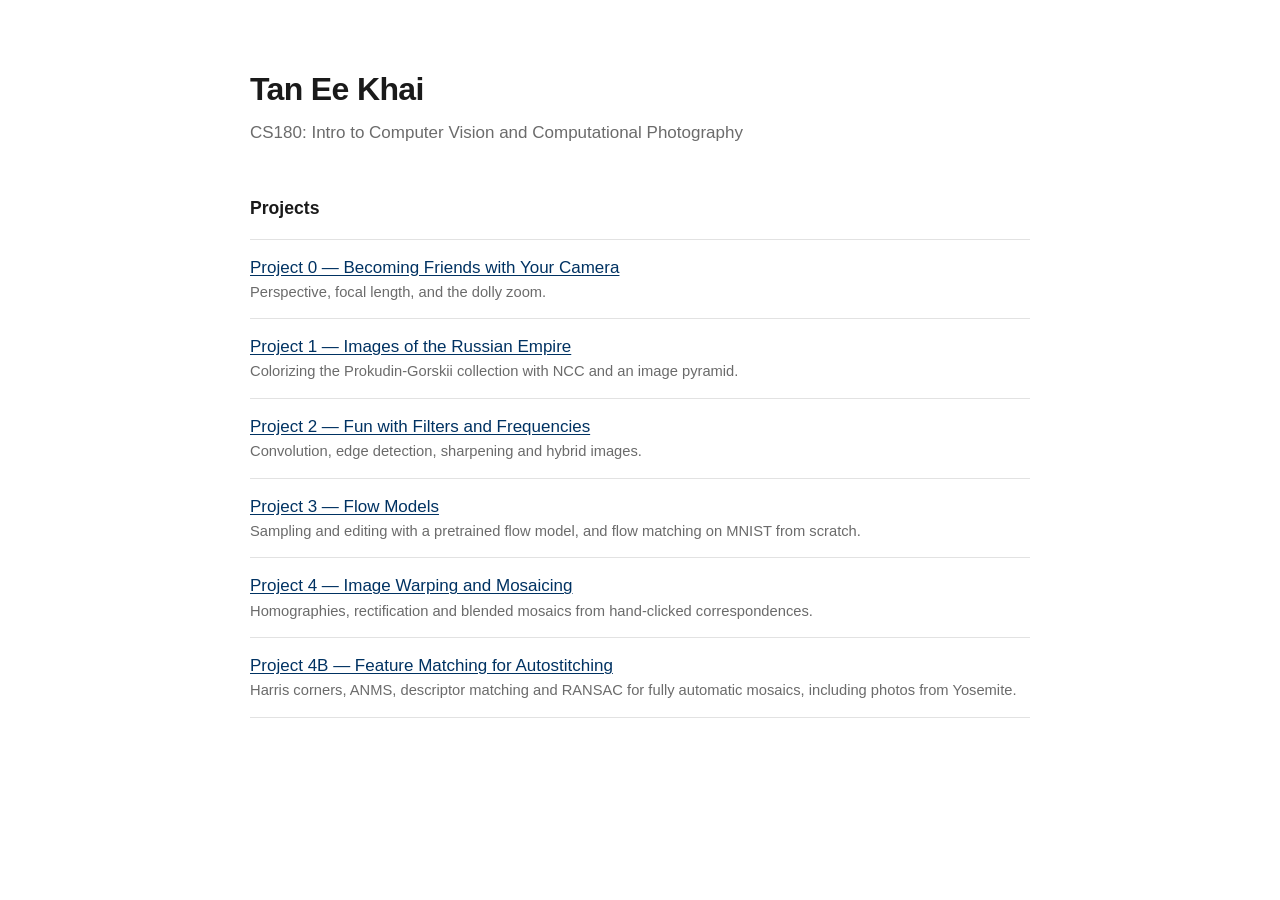
<file: index.html>
<!DOCTYPE html>
<html lang="en">
<head>
<meta charset="utf-8">
<meta name="viewport" content="width=device-width, initial-scale=1">
<title>Tan Ee Khai — CS180</title>
<style>
:root {
  --bg: #ffffff;
  --text: #1a1a1a;
  --muted: #6b6b6b;
  --border: #e2e2e2;
  --accent: #003262;
}
@media (prefers-color-scheme: dark) {
  :root {
    --bg: #151719;
    --text: #e8e6e3;
    --muted: #9a9894;
    --border: #303336;
    --accent: #7fb3e8;
  }
}
body {
  margin: 0;
  background: var(--bg);
  color: var(--text);
  font-family: -apple-system, BlinkMacSystemFont, "Segoe UI", Roboto, Helvetica, Arial, sans-serif;
  font-size: 17px;
  line-height: 1.6;
}
.wrap { max-width: 780px; margin: 0 auto; padding: 64px 24px 80px; }
h1 { font-size: 2rem; font-weight: 600; margin: 0 0 4px; letter-spacing: -0.02em; }
.sub { color: var(--muted); margin: 0 0 48px; }
h2 { font-size: 1.1rem; font-weight: 600; margin: 0 0 16px; }
ul { list-style: none; padding: 0; margin: 0; }
li { padding: 14px 0; border-top: 1px solid var(--border); }
li:last-child { border-bottom: 1px solid var(--border); }
a { color: var(--accent); text-underline-offset: 2px; }
li span { display: block; color: var(--muted); font-size: 0.92rem; }
</style>
</head>
<body>
<div class="wrap">
  <h1>Tan Ee Khai</h1>
  <p class="sub">CS180: Intro to Computer Vision and Computational Photography</p>

  <h2>Projects</h2>
  <ul>
    <li>
      <a href="proj0/">Project 0 — Becoming Friends with Your Camera</a>
      <span>Perspective, focal length, and the dolly zoom.</span>
    </li>
    <li>
      <a href="proj1/">Project 1 — Images of the Russian Empire</a>
      <span>Colorizing the Prokudin-Gorskii collection with NCC and an image pyramid.</span>
    </li>
    <li>
      <a href="proj2/">Project 2 — Fun with Filters and Frequencies</a>
      <span>Convolution, edge detection, sharpening and hybrid images.</span>
    </li>
    <li>
      <a href="proj3/">Project 3 — Flow Models</a>
      <span>Sampling and editing with a pretrained flow model, and flow matching on MNIST from scratch.</span>
    </li>
    <li>
      <a href="proj4/">Project 4 — Image Warping and Mosaicing</a>
      <span>Homographies, rectification and blended mosaics from hand-clicked correspondences.</span>
    </li>
    <li>
      <a href="proj4b/">Project 4B — Feature Matching for Autostitching</a>
      <span>Harris corners, ANMS, descriptor matching and RANSAC for fully automatic mosaics, including photos from Yosemite.</span>
    </li>
  </ul>
</div>
</body>
</html>
</file>
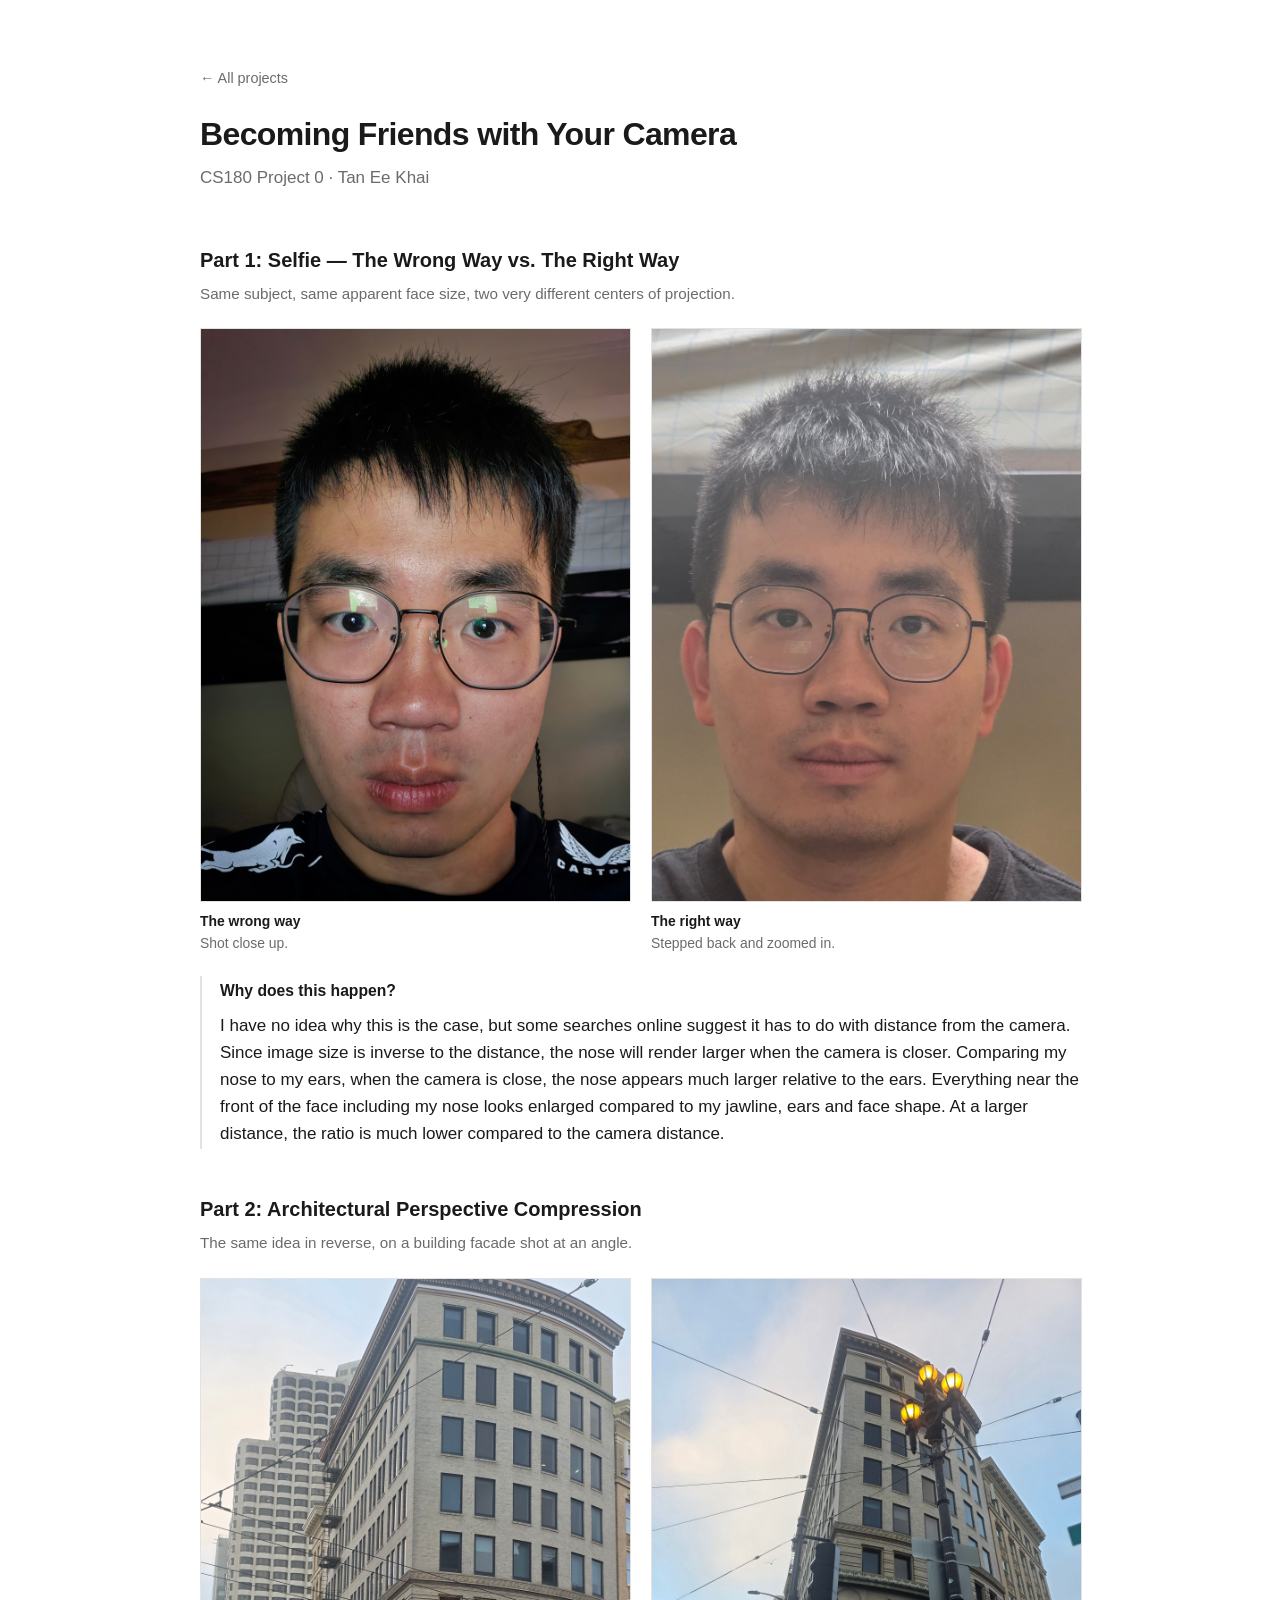
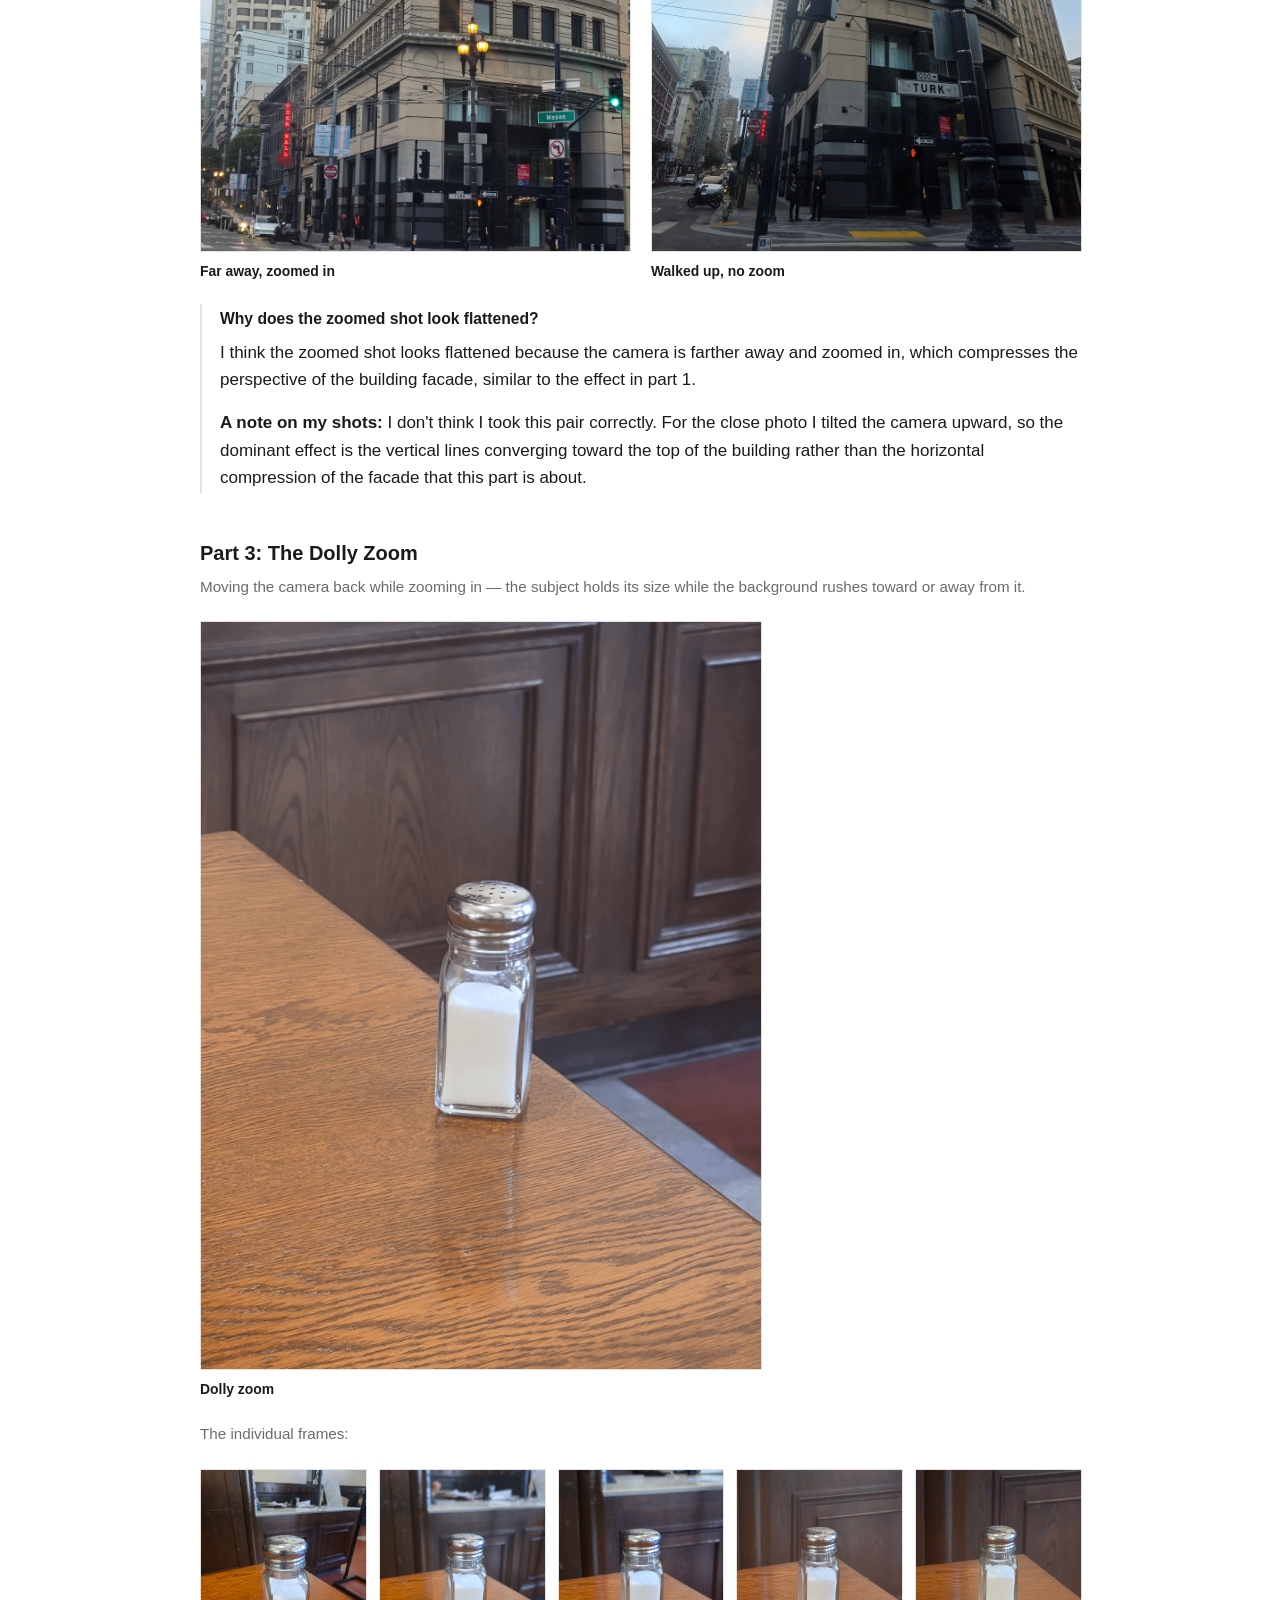
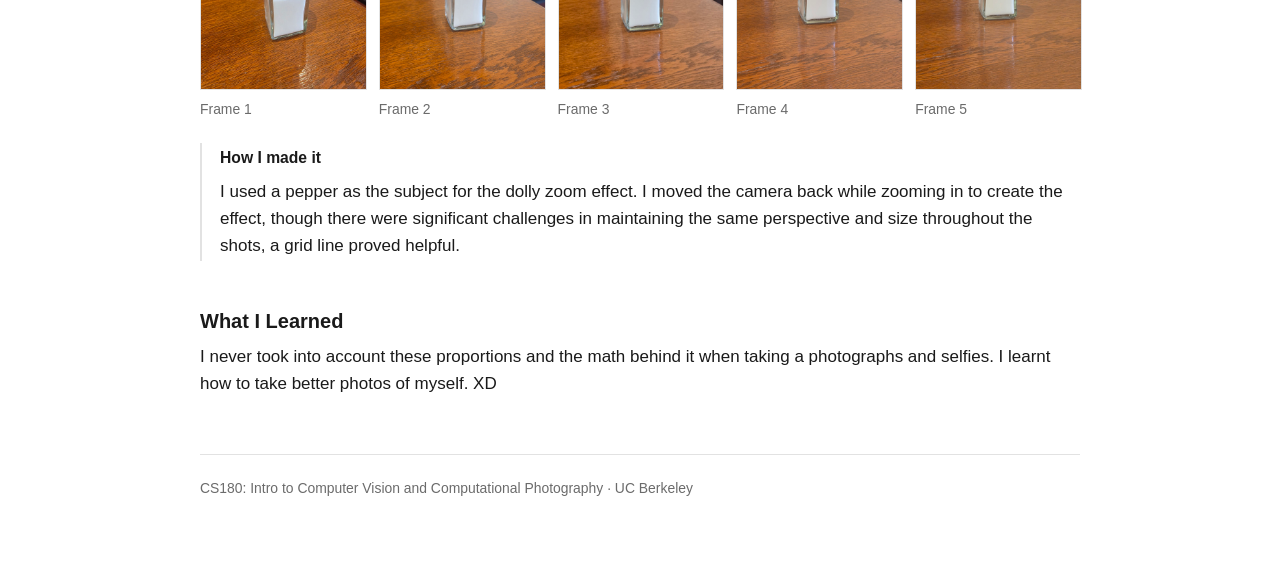
<file: proj0/index.html>
<!DOCTYPE html>
<html lang="en">
<head>
<meta charset="utf-8">
<meta name="viewport" content="width=device-width, initial-scale=1">
<title>Project 0: Becoming Friends with Your Camera — CS180</title>
<style>
:root {
  --bg: #ffffff;
  --text: #1a1a1a;
  --muted: #6b6b6b;
  --border: #e2e2e2;
  --accent: #003262;
}
@media (prefers-color-scheme: dark) {
  :root {
    --bg: #151719;
    --text: #e8e6e3;
    --muted: #9a9894;
    --border: #303336;
    --accent: #7fb3e8;
  }
}
body {
  margin: 0;
  background: var(--bg);
  color: var(--text);
  font-family: -apple-system, BlinkMacSystemFont, "Segoe UI", Roboto, Helvetica, Arial, sans-serif;
  font-size: 17px;
  line-height: 1.6;
}
.wrap { max-width: 880px; margin: 0 auto; padding: 64px 24px 80px; }
.back { color: var(--muted); font-size: 0.9rem; text-decoration: none; }
.back:hover { text-decoration: underline; }
h1 { font-size: 2rem; font-weight: 600; margin: 18px 0 4px; letter-spacing: -0.02em; }
.sub { color: var(--muted); margin: 0 0 8px; }
section { padding: 44px 0 0; }
h2 { font-size: 1.25rem; font-weight: 600; margin: 0 0 6px; }
.note { color: var(--muted); margin: 0 0 22px; font-size: 0.95rem; }
p { margin: 0 0 16px; }
a { color: var(--accent); text-underline-offset: 2px; }
.pair { display: grid; grid-template-columns: repeat(auto-fit, minmax(280px, 1fr)); gap: 22px; margin-bottom: 22px; }
.strip { display: grid; grid-template-columns: repeat(auto-fit, minmax(150px, 1fr)); gap: 14px; margin-bottom: 22px; }
figure { margin: 0; }
figure img { display: block; width: 100%; height: auto; border: 1px solid var(--border); }
.pair.portrait img { aspect-ratio: 3 / 4; object-fit: cover; }
figcaption { margin-top: 8px; font-size: 0.87rem; color: var(--muted); }
figcaption strong { display: block; color: var(--text); font-weight: 600; }
.solo { max-width: 560px; margin-bottom: 22px; }
.why { border-left: 2px solid var(--border); padding: 2px 0 2px 18px; }
.why h3 { margin: 0 0 8px; font-size: 0.98rem; font-weight: 600; }
.why p:last-child { margin-bottom: 0; }
footer { margin-top: 56px; padding-top: 22px; border-top: 1px solid var(--border); color: var(--muted); font-size: 0.87rem; }
@media print {
  body { background: #fff; color: #000; font-size: 12px; }
  .wrap { padding: 12px; max-width: none; }
  section { page-break-inside: avoid; }
  .back { display: none; }
}
</style>
</head>
<body>
<div class="wrap">

  <a class="back" href="../">&larr; All projects</a>
  <h1>Becoming Friends with Your Camera</h1>
  <p class="sub">CS180 Project 0 &middot; Tan Ee Khai</p>

  <!-- ============ PART 1 ============ -->
  <section>
    <h2>Part 1: Selfie &mdash; The Wrong Way vs. The Right Way</h2>
    <p class="note">Same subject, same apparent face size, two very different centers of projection.</p>

    <div class="pair portrait">
      <figure>
        <img src="images/part1-close.jpg" alt="Portrait shot from close up, wide angle">
        <figcaption>
          <strong>The wrong way</strong>
          Shot close up. <!-- TODO: focal length @ distance, e.g. 24mm @ 30cm -->
        </figcaption>
      </figure>
      <figure>
        <img src="images/part1-far.png" alt="Portrait shot from far away, zoomed in">
        <figcaption>
          <strong>The right way</strong>
          Stepped back and zoomed in. <!-- TODO: focal length @ distance -->
        </figcaption>
      </figure>
    </div>

    <div class="why">
      <h3>Why does this happen?</h3>
      <p>
        I have no idea why this is the case, but some searches online suggest it has to do with distance from the camera. Since image size is inverse to the distance, the nose will render larger when the camera is closer. Comparing my nose to my ears, when the camera is close, the nose appears much larger relative to the ears. Everything near the front of the face including my nose looks enlarged compared to my jawline, ears and face shape. At a larger distance, the ratio is much lower compared to the camera distance.
      </p>
    </div>
  </section>

  <!-- ============ PART 2 ============ -->
  <section>
    <h2>Part 2: Architectural Perspective Compression</h2>
    <p class="note">The same idea in reverse, on a building facade shot at an angle.</p>

    <div class="pair portrait">
      <figure>
        <img src="images/part2-far.png" alt="Building shot from far away, zoomed in">
        <figcaption>
          <strong>Far away, zoomed in</strong>
          <!-- TODO: focal length @ approximate distance -->
        </figcaption>
      </figure>
      <figure>
        <img src="images/part2-close.png" alt="Building shot from up close, no zoom">
        <figcaption>
          <strong>Walked up, no zoom</strong>
          <!-- TODO: focal length @ approximate distance -->
        </figcaption>
      </figure>
    </div>

    <div class="why">
      <h3>Why does the zoomed shot look flattened?</h3>
      <p>
      I think the zoomed shot looks flattened because the camera is farther away and zoomed in, which compresses the perspective of the building facade, similar to the effect in part 1.
      </p>
      <p>
        <strong>A note on my shots:</strong> I don't think I took this pair correctly.
        For the close photo I tilted the camera upward, so the dominant effect is the
        vertical lines converging toward the top of the building rather than the
        horizontal compression of the facade that this part is about. 
      </p>
    </div>
  </section>

  <!-- ============ PART 3 ============ -->
  <section>
    <h2>Part 3: The Dolly Zoom</h2>
    <p class="note">
      Moving the camera back while zooming in &mdash; the subject holds its size
      while the background rushes toward or away from it.
    </p>

    <figure class="solo">
      <img src="images/dollyzoom.gif" alt="Animated dolly zoom effect">
      <figcaption>
        <strong>Dolly zoom</strong>
        <!-- TODO: describe your setup and the focal length range you covered. -->
      </figcaption>
    </figure>

    <p class="note">The individual frames:</p>
    <div class="strip">
      <figure>
        <img src="images/dolly1.png" alt="Dolly zoom frame 1">
        <figcaption>Frame 1</figcaption>
      </figure>
      <figure>
        <img src="images/dolly2.jpg" alt="Dolly zoom frame 2">
        <figcaption>Frame 2</figcaption>
      </figure>
      <figure>
        <img src="images/dolly3.jpg" alt="Dolly zoom frame 3">
        <figcaption>Frame 3</figcaption>
      </figure>
      <figure>
        <img src="images/dolly4.jpg" alt="Dolly zoom frame 4">
        <figcaption>Frame 4</figcaption>
      </figure>
      <figure>
        <img src="images/dolly5.jpg" alt="Dolly zoom frame 5">
        <figcaption>Frame 5</figcaption>
      </figure>
    </div>

    <div class="why">
      <h3>How I made it</h3>
      <p>
        I used a pepper as the subject for the dolly zoom effect. I moved the camera back while zooming in to create the effect, though there were significant challenges in maintaining the same perspective and size throughout the shots, a grid line proved helpful.
      </p>
    </div>
  </section>

  <!-- ============ REFLECTION ============ -->
  <section>
    <h2>What I Learned</h2>
    <p>
      I never took into account these proportions and the math behind it when taking a photographs and selfies. I learnt how to take better photos of myself. XD
    </p>
  </section>


  <footer>
    CS180: Intro to Computer Vision and Computational Photography &middot; UC Berkeley
  </footer>

</div>
</body>
</html>
</file>
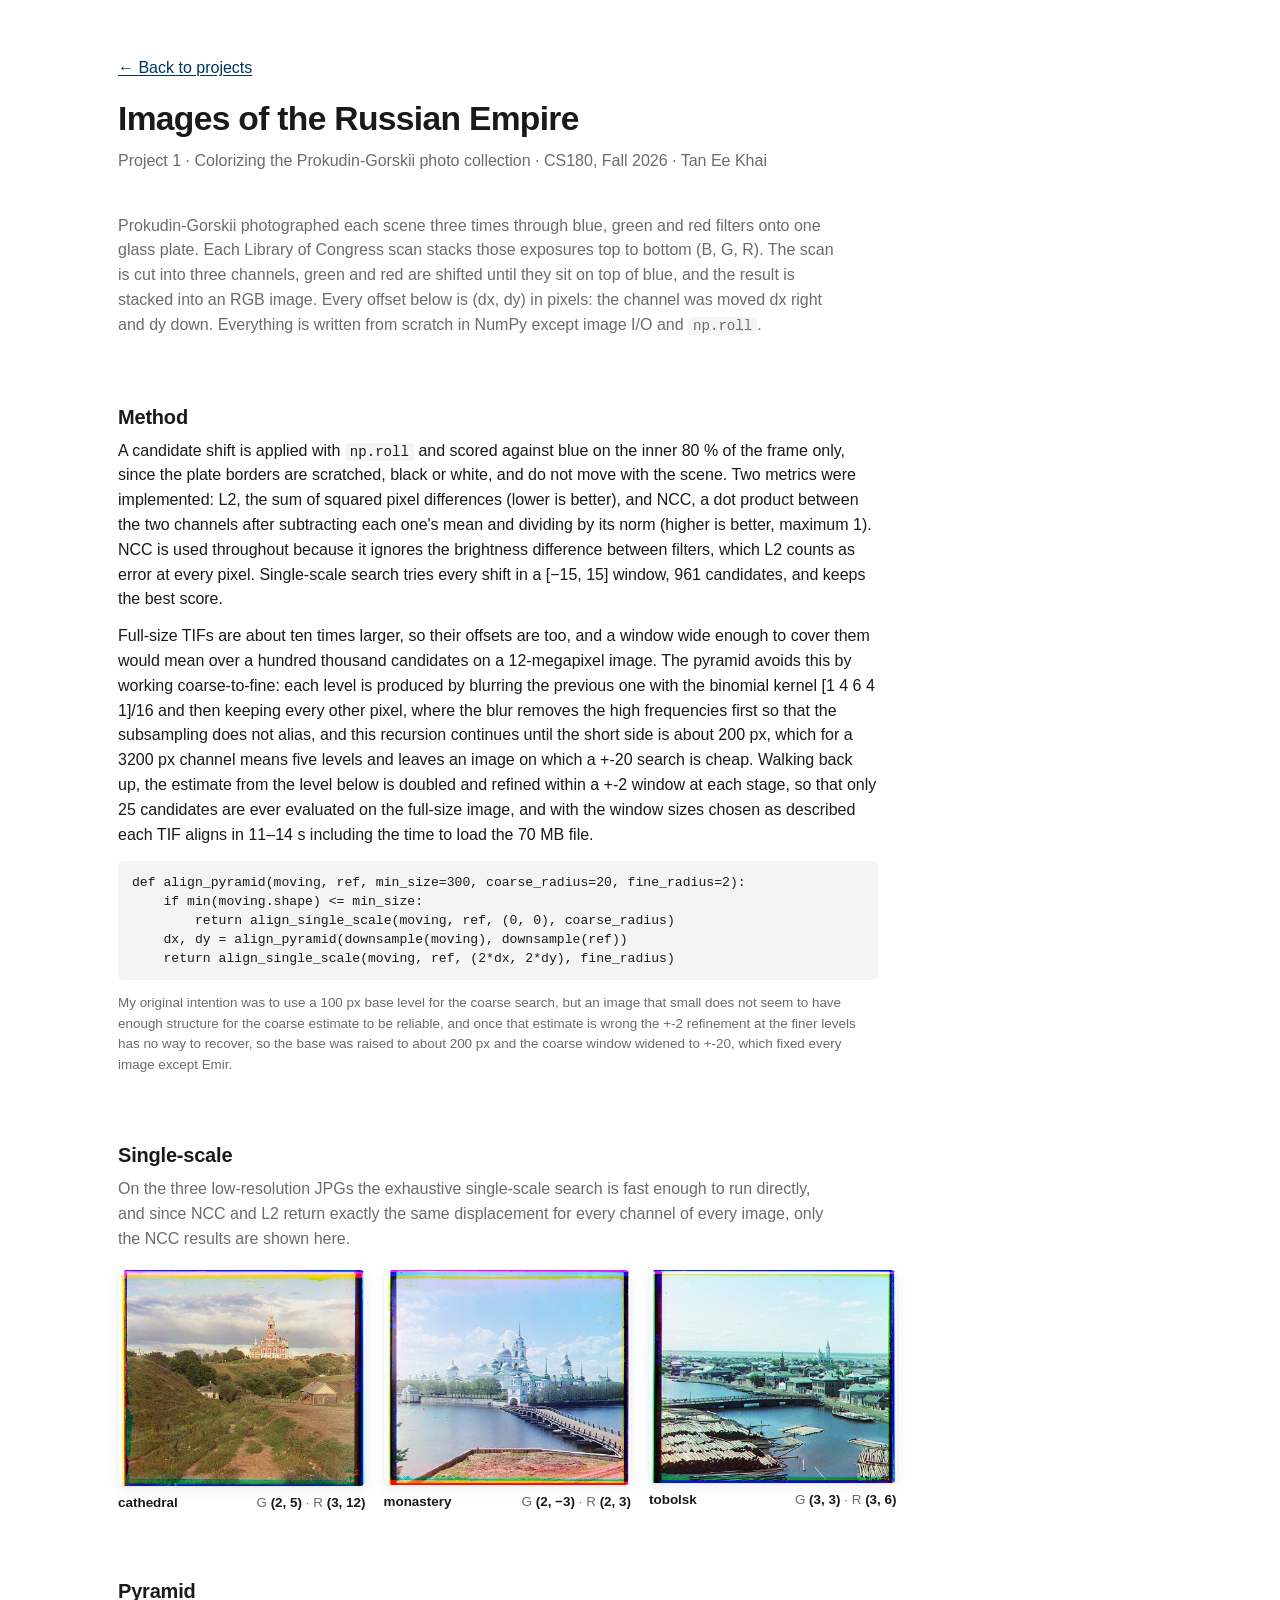
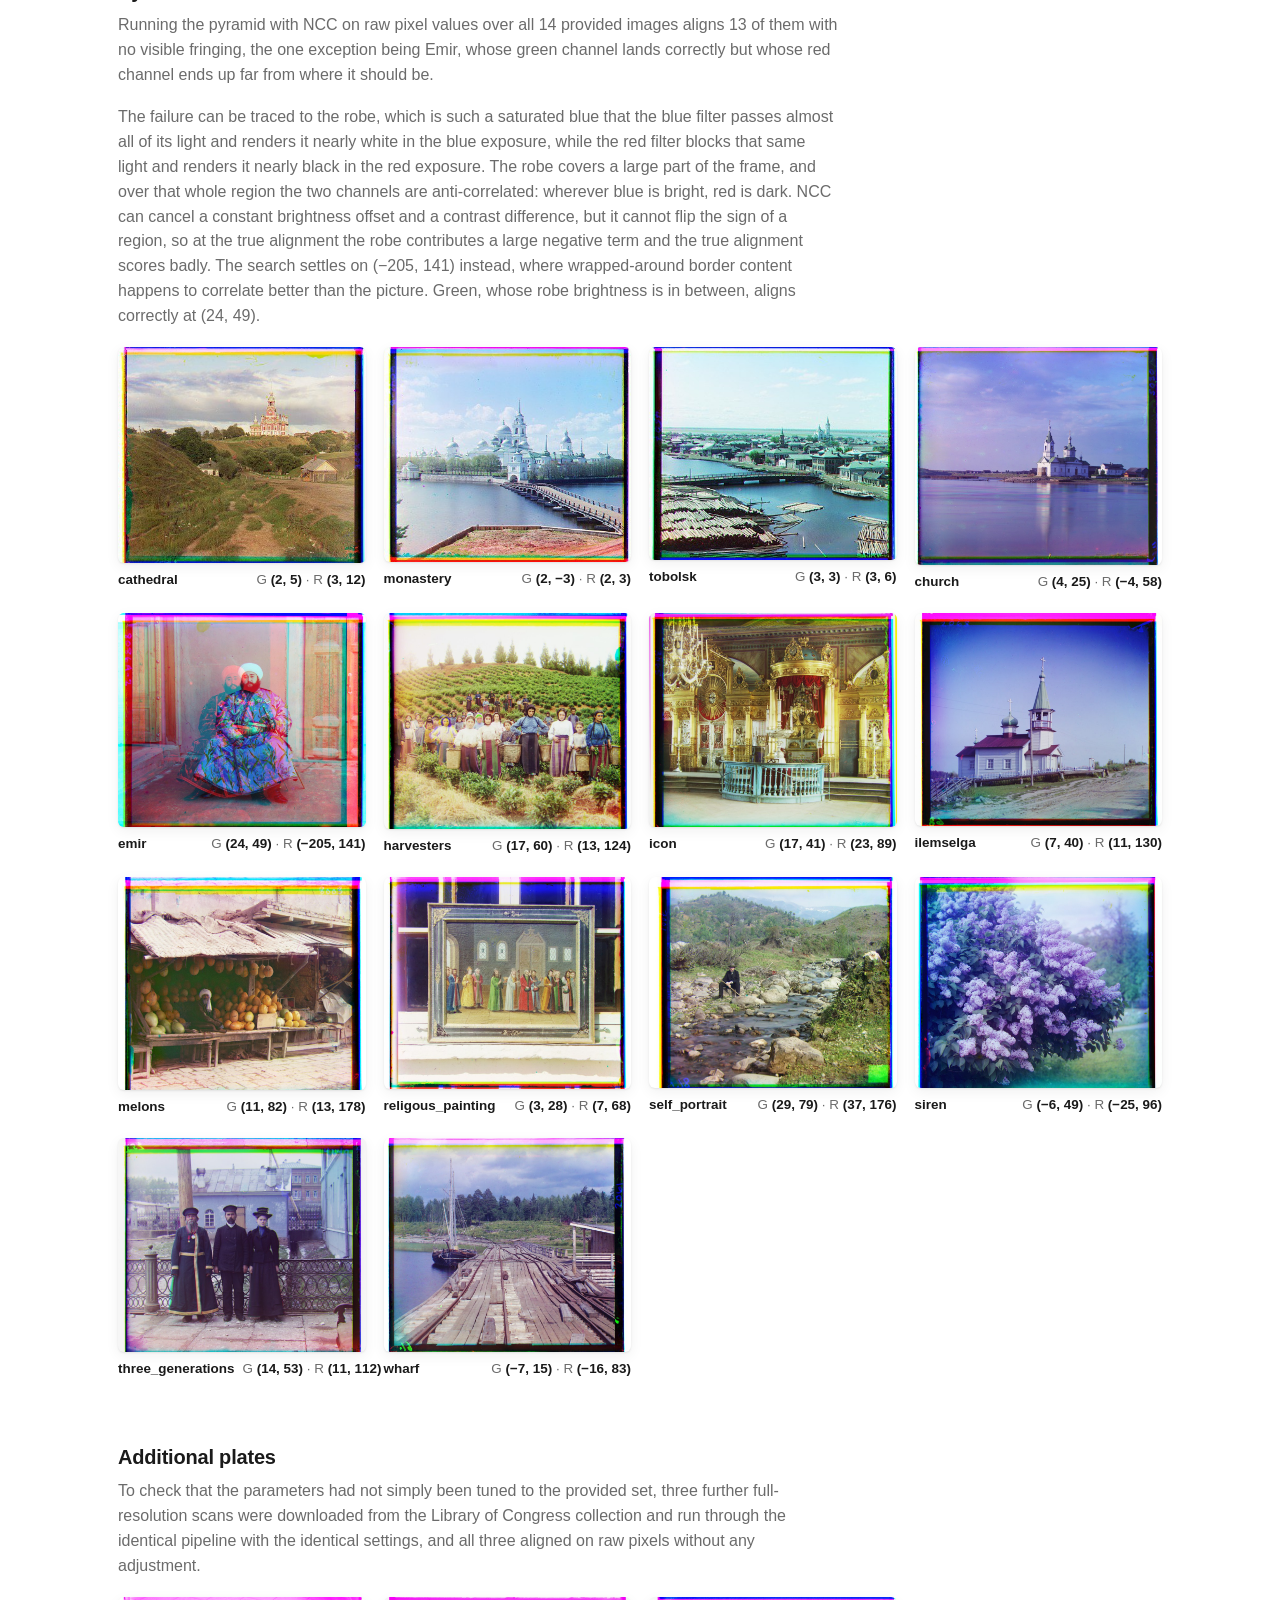
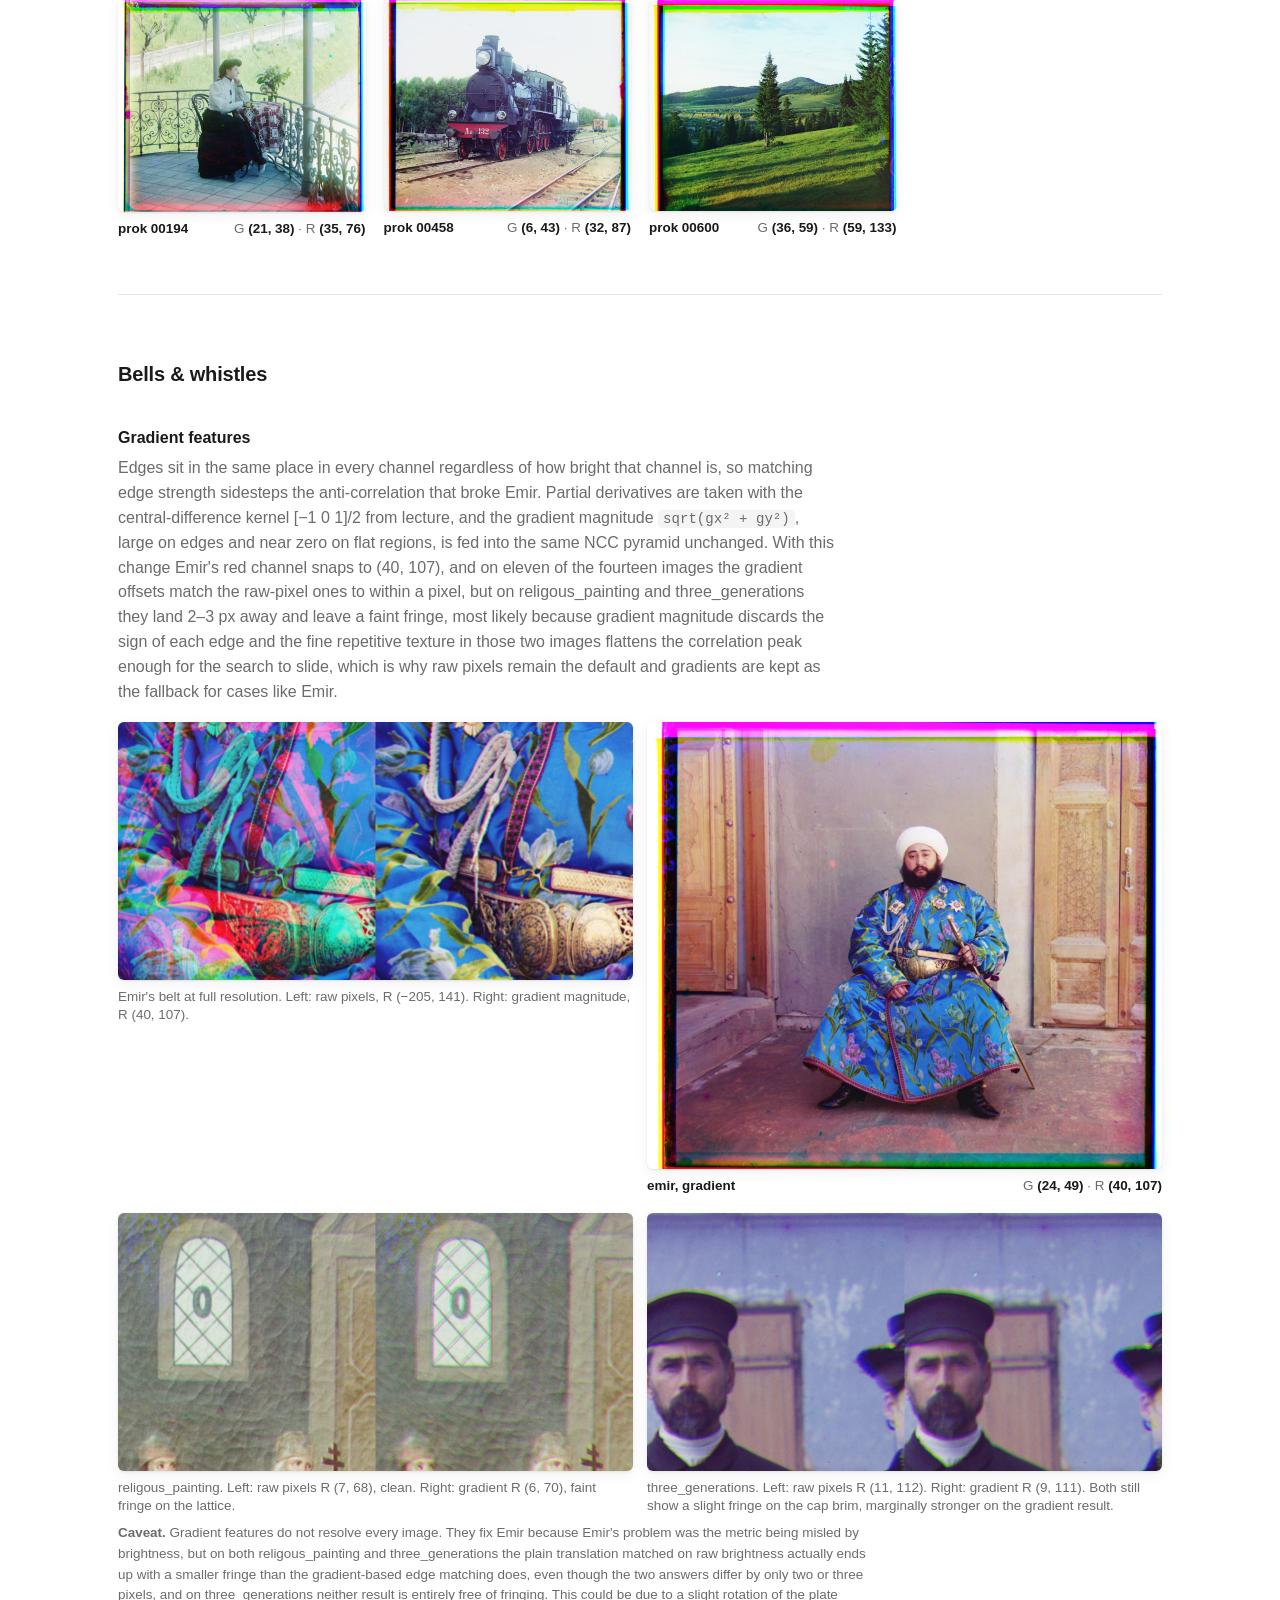
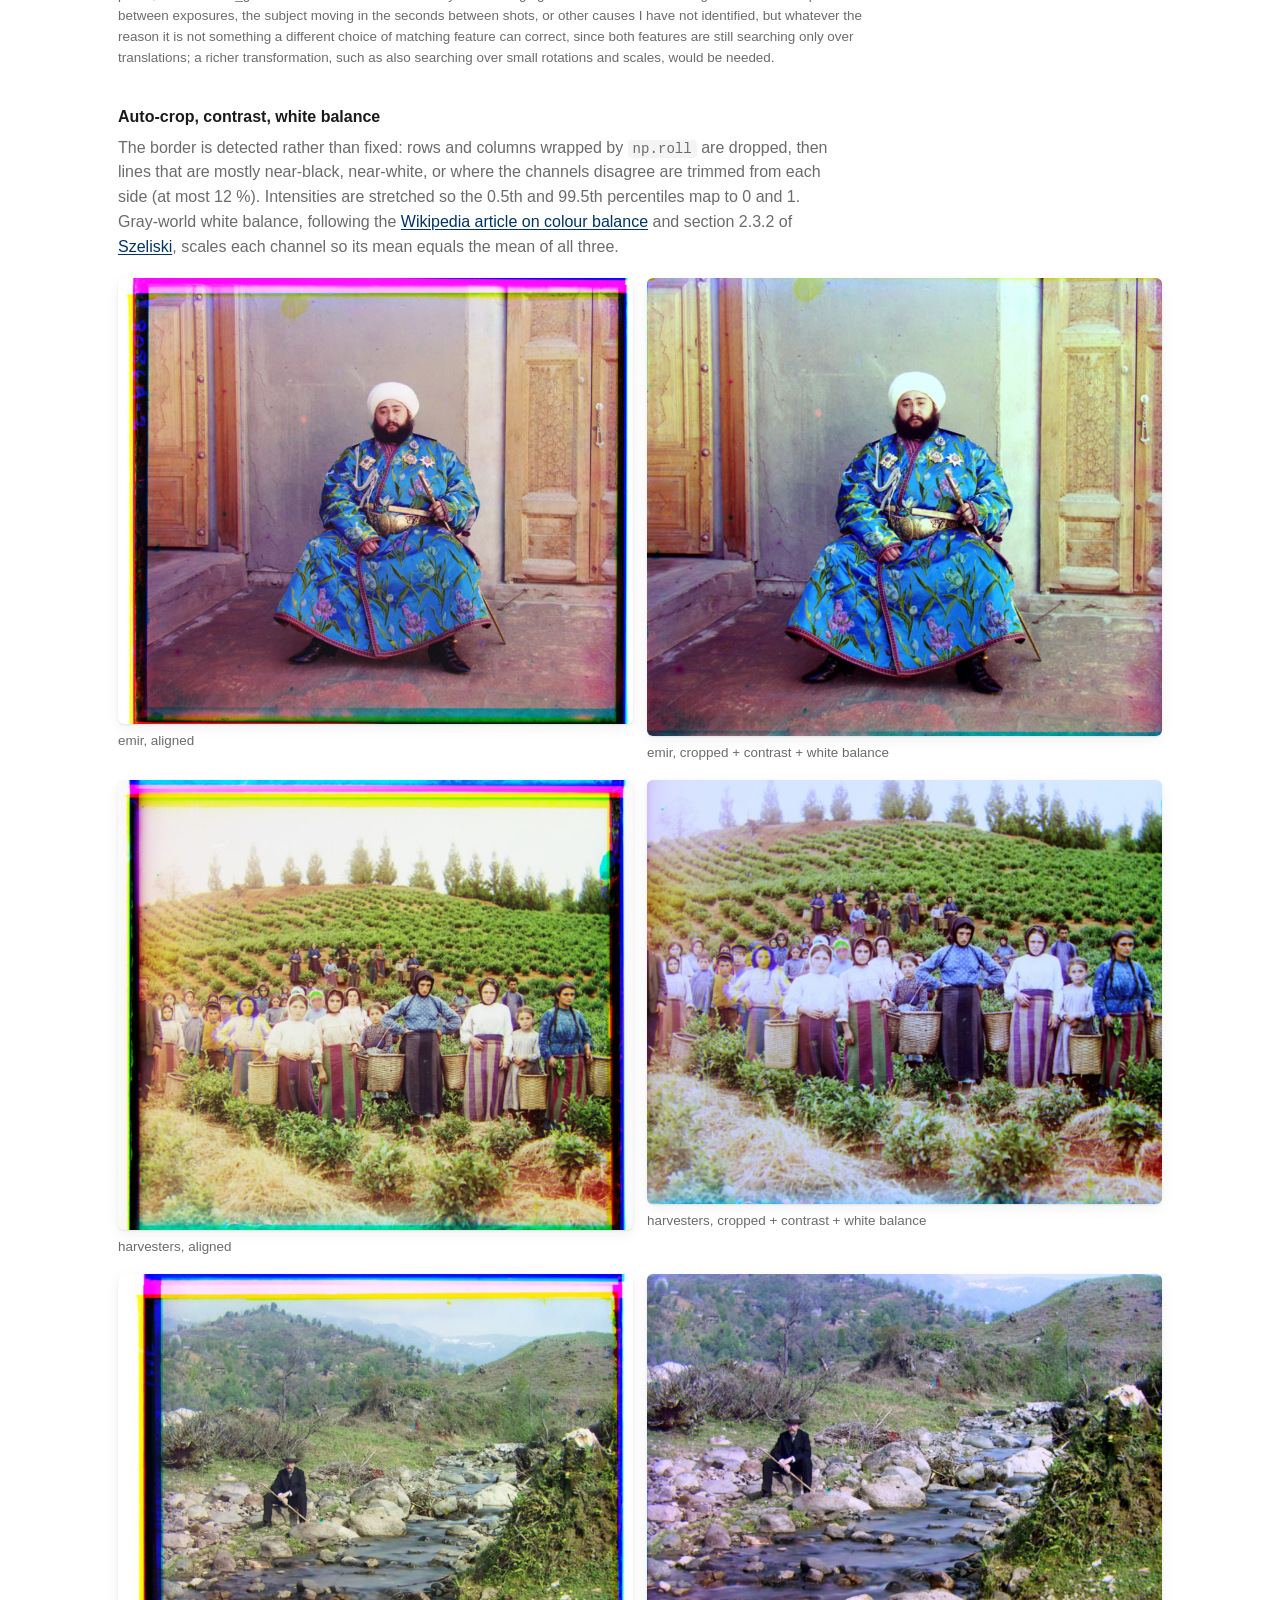
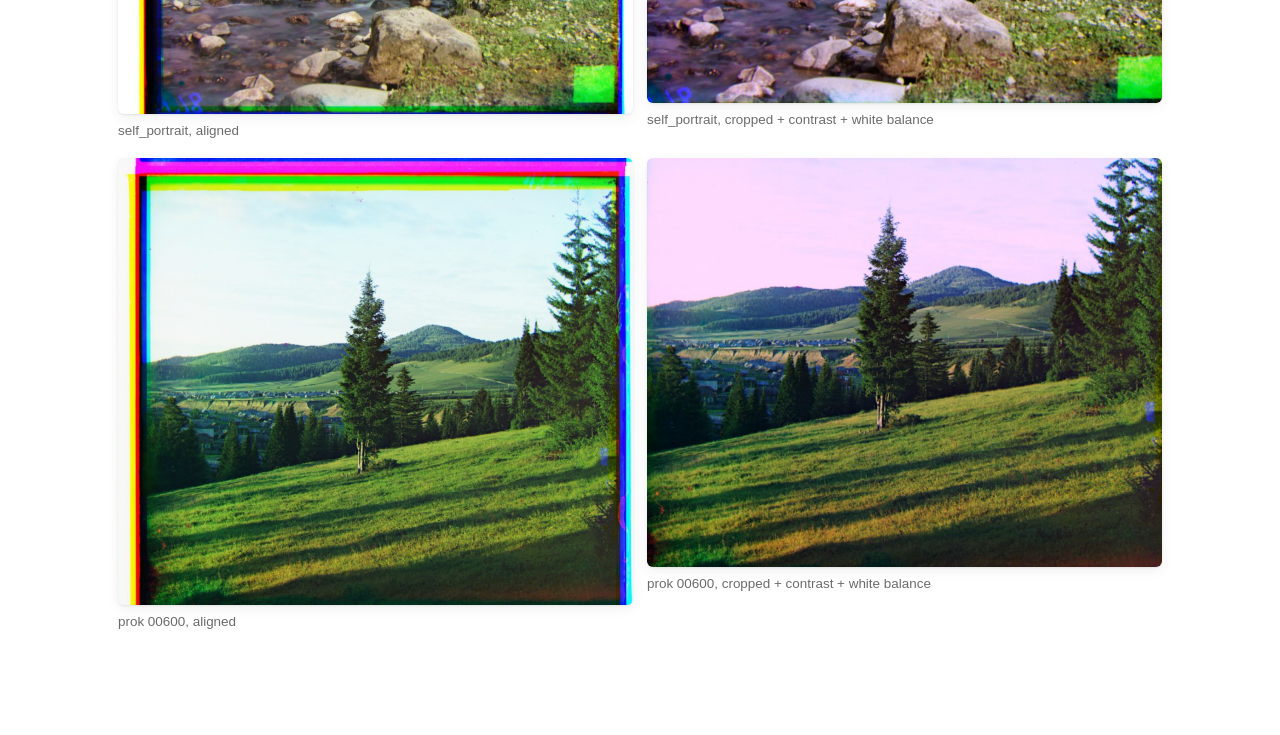
<file: proj1/index.html>
<!DOCTYPE html>
<html lang="en">
<head>
<meta charset="utf-8">
<meta name="viewport" content="width=device-width, initial-scale=1">
<title>Project 1 — Colorizing the Prokudin-Gorskii Collection</title>
<style>
:root {
  --bg: #ffffff; --text: #1a1a1a; --muted: #6b6b6b; --border: #e6e6e6; --accent: #003262; --code: #f4f4f4; --card: #fafafa;
}
@media (prefers-color-scheme: dark) {
  :root { --bg: #131416; --text: #e8e6e3; --muted: #9a9894; --border: #2a2d31; --accent: #7fb3e8; --code: #1e2124; --card: #191b1e; }
}
* { box-sizing: border-box; }
body { margin: 0; background: var(--bg); color: var(--text);
  font-family: -apple-system, BlinkMacSystemFont, "Segoe UI", Roboto, Helvetica, Arial, sans-serif;
  font-size: 16px; line-height: 1.55; }
.wrap { max-width: 1100px; margin: 0 auto; padding: 56px 28px 96px; }
h1 { font-size: 2.1rem; font-weight: 600; margin: 0 0 4px; letter-spacing: -0.02em; }
h2 { font-size: 1.25rem; font-weight: 600; margin: 64px 0 6px; letter-spacing: -0.01em; }
h3 { font-size: 1rem; font-weight: 600; margin: 36px 0 6px; }
.sub { color: var(--muted); margin: 0 0 40px; }
.lead { color: var(--muted); margin: 0 0 18px; max-width: 720px; }
a { color: var(--accent); text-underline-offset: 2px; }
p { margin: 0 0 12px; max-width: 760px; }
code { background: var(--code); padding: 1px 5px; border-radius: 4px; font-size: 0.88em; }
pre { background: var(--code); padding: 12px 14px; border-radius: 6px; overflow-x: auto; font-size: 0.82em; line-height: 1.45; max-width: 760px; }
.grid { display: grid; gap: 22px 18px; margin: 18px 0 8px; }
.g2 { grid-template-columns: repeat(auto-fill, minmax(300px, 1fr)); }
.g3 { grid-template-columns: repeat(auto-fill, minmax(240px, 1fr)); }
.g4 { grid-template-columns: repeat(auto-fill, minmax(200px, 1fr)); }
figure { margin: 0; }
figure img { width: 100%; height: auto; display: block; border-radius: 6px; background: var(--card);
  box-shadow: 0 1px 2px rgba(0,0,0,.08), 0 4px 14px rgba(0,0,0,.06); transition: transform .18s ease, box-shadow .18s ease; }
figure img:hover { transform: translateY(-2px); box-shadow: 0 2px 4px rgba(0,0,0,.1), 0 10px 26px rgba(0,0,0,.12); }
figcaption { margin-top: 8px; font-size: 0.84rem; line-height: 1.35; display: flex; justify-content: space-between; gap: 8px; align-items: baseline; }
figcaption .name { font-weight: 600; }
figcaption .off { color: var(--muted); font-variant-numeric: tabular-nums; white-space: nowrap; }
figcaption .off b { color: var(--text); font-weight: 600; }
figcaption.single { display: block; color: var(--muted); }
.pair { display: grid; grid-template-columns: 1fr 1fr; gap: 14px; margin: 18px 0 8px; }
@media (max-width: 640px) { .pair { grid-template-columns: 1fr; } }
.legend { color: var(--muted); font-size: 0.84rem; margin: 6px 0 0; max-width: 760px; }
hr { border: 0; border-top: 1px solid var(--border); margin: 56px 0 0; }
</style>
</head>
<body>
<div class="wrap">
  <p><a href="../">← Back to projects</a></p>
  <h1>Images of the Russian Empire</h1>
  <p class="sub">Project 1 · Colorizing the Prokudin-Gorskii photo collection · CS180, Fall 2026 · Tan Ee Khai</p>

  <p class="lead">Prokudin-Gorskii photographed each scene three times through blue, green and red filters onto one glass plate. Each Library of Congress scan stacks those exposures top to bottom (B, G, R). The scan is cut into three channels, green and red are shifted until they sit on top of blue, and the result is stacked into an RGB image. Every offset below is (dx, dy) in pixels: the channel was moved dx right and dy down. Everything is written from scratch in NumPy except image I/O and <code>np.roll</code>.</p>

  <h2>Method</h2>
  <p>A candidate shift is applied with <code>np.roll</code> and scored against blue on the inner 80 % of the frame only, since the plate borders are scratched, black or white, and do not move with the scene. Two metrics were implemented: L2, the sum of squared pixel differences (lower is better), and NCC, a dot product between the two channels after subtracting each one's mean and dividing by its norm (higher is better, maximum 1). NCC is used throughout because it ignores the brightness difference between filters, which L2 counts as error at every pixel. Single-scale search tries every shift in a [−15, 15] window, 961 candidates, and keeps the best score.</p>
  <p>Full-size TIFs are about ten times larger, so their offsets are too, and a window wide enough to cover them would mean over a hundred thousand candidates on a 12-megapixel image. The pyramid avoids this by working coarse-to-fine: each level is produced by blurring the previous one with the binomial kernel [1 4 6 4 1]/16 and then keeping every other pixel, where the blur removes the high frequencies first so that the subsampling does not alias, and this recursion continues until the short side is about 200 px, which for a 3200 px channel means five levels and leaves an image on which a +-20 search is cheap. Walking back up, the estimate from the level below is doubled and refined within a +-2 window at each stage, so that only 25 candidates are ever evaluated on the full-size image, and with the window sizes chosen as described each TIF aligns in 11–14 s including the time to load the 70 MB file.</p>
<pre>def align_pyramid(moving, ref, min_size=300, coarse_radius=20, fine_radius=2):
    if min(moving.shape) <= min_size:
        return align_single_scale(moving, ref, (0, 0), coarse_radius)
    dx, dy = align_pyramid(downsample(moving), downsample(ref))
    return align_single_scale(moving, ref, (2*dx, 2*dy), fine_radius)</pre>
  <p class="legend">My original intention was to use a 100 px base level for the coarse search, but an image that small does not seem to have enough structure for the coarse estimate to be reliable, and once that estimate is wrong the +-2 refinement at the finer levels has no way to recover, so the base was raised to about 200 px and the coarse window widened to +-20, which fixed every image except Emir.</p>

  <h2>Single-scale</h2>
  <p class="lead">On the three low-resolution JPGs the exhaustive single-scale search is fast enough to run directly, and since NCC and L2 return exactly the same displacement for every channel of every image, only the NCC results are shown here.</p>
  <div class="grid g3">
    <figure><img src="images/cathedral_single_ncc_pixel.jpg" alt="cathedral"><figcaption><span class="name">cathedral</span><span class="off">G <b>(2, 5)</b> · R <b>(3, 12)</b></span></figcaption></figure>
    <figure><img src="images/monastery_single_ncc_pixel.jpg" alt="monastery"><figcaption><span class="name">monastery</span><span class="off">G <b>(2, −3)</b> · R <b>(2, 3)</b></span></figcaption></figure>
    <figure><img src="images/tobolsk_single_ncc_pixel.jpg" alt="tobolsk"><figcaption><span class="name">tobolsk</span><span class="off">G <b>(3, 3)</b> · R <b>(3, 6)</b></span></figcaption></figure>
  </div>

  <h2>Pyramid</h2>
  <p class="lead">Running the pyramid with NCC on raw pixel values over all 14 provided images aligns 13 of them with no visible fringing, the one exception being Emir, whose green channel lands correctly but whose red channel ends up far from where it should be.</p>
  <p class="lead">The failure can be traced to the robe, which is such a saturated blue that the blue filter passes almost all of its light and renders it nearly white in the blue exposure, while the red filter blocks that same light and renders it nearly black in the red exposure. The robe covers a large part of the frame, and over that whole region the two channels are anti-correlated: wherever blue is bright, red is dark. NCC can cancel a constant brightness offset and a contrast difference, but it cannot flip the sign of a region, so at the true alignment the robe contributes a large negative term and the true alignment scores badly. The search settles on (−205, 141) instead, where wrapped-around border content happens to correlate better than the picture. Green, whose robe brightness is in between, aligns correctly at (24, 49).</p>
  <div class="grid g4">
    <figure><img src="images/cathedral_pyramid_ncc_pixel.jpg" alt="cathedral"><figcaption><span class="name">cathedral</span><span class="off">G <b>(2, 5)</b> · R <b>(3, 12)</b></span></figcaption></figure>
    <figure><img src="images/monastery_pyramid_ncc_pixel.jpg" alt="monastery"><figcaption><span class="name">monastery</span><span class="off">G <b>(2, −3)</b> · R <b>(2, 3)</b></span></figcaption></figure>
    <figure><img src="images/tobolsk_pyramid_ncc_pixel.jpg" alt="tobolsk"><figcaption><span class="name">tobolsk</span><span class="off">G <b>(3, 3)</b> · R <b>(3, 6)</b></span></figcaption></figure>
    <figure><img src="images/church_pyramid_ncc_pixel.jpg" alt="church"><figcaption><span class="name">church</span><span class="off">G <b>(4, 25)</b> · R <b>(−4, 58)</b></span></figcaption></figure>
    <figure><img src="images/emir_pyramid_ncc_pixel.jpg" alt="emir (failed)"><figcaption><span class="name">emir</span><span class="off">G <b>(24, 49)</b> · R <b>(−205, 141)</b></span></figcaption></figure>
    <figure><img src="images/harvesters_pyramid_ncc_pixel.jpg" alt="harvesters"><figcaption><span class="name">harvesters</span><span class="off">G <b>(17, 60)</b> · R <b>(13, 124)</b></span></figcaption></figure>
    <figure><img src="images/icon_pyramid_ncc_pixel.jpg" alt="icon"><figcaption><span class="name">icon</span><span class="off">G <b>(17, 41)</b> · R <b>(23, 89)</b></span></figcaption></figure>
    <figure><img src="images/ilemselga_pyramid_ncc_pixel.jpg" alt="ilemselga"><figcaption><span class="name">ilemselga</span><span class="off">G <b>(7, 40)</b> · R <b>(11, 130)</b></span></figcaption></figure>
    <figure><img src="images/melons_pyramid_ncc_pixel.jpg" alt="melons"><figcaption><span class="name">melons</span><span class="off">G <b>(11, 82)</b> · R <b>(13, 178)</b></span></figcaption></figure>
    <figure><img src="images/religous_painting_pyramid_ncc_pixel.jpg" alt="religious painting"><figcaption><span class="name">religous_painting</span><span class="off">G <b>(3, 28)</b> · R <b>(7, 68)</b></span></figcaption></figure>
    <figure><img src="images/self_portrait_pyramid_ncc_pixel.jpg" alt="self portrait"><figcaption><span class="name">self_portrait</span><span class="off">G <b>(29, 79)</b> · R <b>(37, 176)</b></span></figcaption></figure>
    <figure><img src="images/siren_pyramid_ncc_pixel.jpg" alt="siren"><figcaption><span class="name">siren</span><span class="off">G <b>(−6, 49)</b> · R <b>(−25, 96)</b></span></figcaption></figure>
    <figure><img src="images/three_generations_pyramid_ncc_pixel.jpg" alt="three generations"><figcaption><span class="name">three_generations</span><span class="off">G <b>(14, 53)</b> · R <b>(11, 112)</b></span></figcaption></figure>
    <figure><img src="images/wharf_pyramid_ncc_pixel.jpg" alt="wharf"><figcaption><span class="name">wharf</span><span class="off">G <b>(−7, 15)</b> · R <b>(−16, 83)</b></span></figcaption></figure>
  </div>

  <h2>Additional plates</h2>
  <p class="lead">To check that the parameters had not simply been tuned to the provided set, three further full-resolution scans were downloaded from the Library of Congress collection and run through the identical pipeline with the identical settings, and all three aligned on raw pixels without any adjustment.</p>
  <div class="grid g3">
    <figure><img src="images/loc_00194_pyramid_ncc_pixel.jpg" alt="woman on balcony"><figcaption><span class="name">prok 00194</span><span class="off">G <b>(21, 38)</b> · R <b>(35, 76)</b></span></figcaption></figure>
    <figure><img src="images/loc_00458_pyramid_ncc_pixel.jpg" alt="locomotive"><figcaption><span class="name">prok 00458</span><span class="off">G <b>(6, 43)</b> · R <b>(32, 87)</b></span></figcaption></figure>
    <figure><img src="images/loc_00600_pyramid_ncc_pixel.jpg" alt="fir tree"><figcaption><span class="name">prok 00600</span><span class="off">G <b>(36, 59)</b> · R <b>(59, 133)</b></span></figcaption></figure>
  </div>

  <hr>
  <h2>Bells &amp; whistles</h2>

  <h3>Gradient features</h3>
  <p class="lead">Edges sit in the same place in every channel regardless of how bright that channel is, so matching edge strength sidesteps the anti-correlation that broke Emir. Partial derivatives are taken with the central-difference kernel [−1 0 1]/2 from lecture, and the gradient magnitude <code>sqrt(gx² + gy²)</code>, large on edges and near zero on flat regions, is fed into the same NCC pyramid unchanged. With this change Emir's red channel snaps to (40, 107), and on eleven of the fourteen images the gradient offsets match the raw-pixel ones to within a pixel, but on religous_painting and three_generations they land 2–3 px away and leave a faint fringe, most likely because gradient magnitude discards the sign of each edge and the fine repetitive texture in those two images flattens the correlation peak enough for the search to slide, which is why raw pixels remain the default and gradients are kept as the fallback for cases like Emir.</p>
  <div class="pair">
    <figure><img src="images/emir_pixel_vs_gradient.jpg" alt="emir before and after"><figcaption class="single">Emir's belt at full resolution. Left: raw pixels, R (−205, 141). Right: gradient magnitude, R (40, 107).</figcaption></figure>
    <figure><img src="images/emir_pyramid_ncc_gradient.jpg" alt="emir aligned"><figcaption><span class="name">emir, gradient</span><span class="off">G <b>(24, 49)</b> · R <b>(40, 107)</b></span></figcaption></figure>
  </div>
  <div class="pair">
    <figure><img src="images/religous_painting_pixel_vs_gradient.jpg" alt="religious painting comparison"><figcaption class="single">religous_painting. Left: raw pixels R (7, 68), clean. Right: gradient R (6, 70), faint fringe on the lattice.</figcaption></figure>
    <figure><img src="images/three_generations_pixel_vs_gradient.jpg" alt="three generations comparison"><figcaption class="single">three_generations. Left: raw pixels R (11, 112). Right: gradient R (9, 111). Both still show a slight fringe on the cap brim, marginally stronger on the gradient result.</figcaption></figure>
  </div>
  <p class="legend"><strong>Caveat.</strong> Gradient features do not resolve every image. They fix Emir because Emir's problem was the metric being misled by brightness, but on both religous_painting and three_generations the plain translation matched on raw brightness actually ends up with a smaller fringe than the gradient-based edge matching does, even though the two answers differ by only two or three pixels, and on three_generations neither result is entirely free of fringing. This could be due to a slight rotation of the plate between exposures, the subject moving in the seconds between shots, or other causes I have not identified, but whatever the reason it is not something a different choice of matching feature can correct, since both features are still searching only over translations; a richer transformation, such as also searching over small rotations and scales, would be needed.</p>

  <h3>Auto-crop, contrast, white balance</h3>
  <p class="lead">The border is detected rather than fixed: rows and columns wrapped by <code>np.roll</code> are dropped, then lines that are mostly near-black, near-white, or where the channels disagree are trimmed from each side (at most 12 %). Intensities are stretched so the 0.5th and 99.5th percentiles map to 0 and 1. Gray-world white balance, following the <a href="https://en.wikipedia.org/wiki/Color_balance">Wikipedia article on colour balance</a> and section 2.3.2 of <a href="https://szeliski.org/Book/">Szeliski</a>, scales each channel so its mean equals the mean of all three.</p>
  <div class="pair">
    <figure><img src="images/emir_pyramid_ncc_gradient.jpg" alt="emir before"><figcaption class="single">emir, aligned</figcaption></figure>
    <figure><img src="images/emir_pyramid_ncc_gradient_post.jpg" alt="emir after"><figcaption class="single">emir, cropped + contrast + white balance</figcaption></figure>
  </div>
  <div class="pair">
    <figure><img src="images/harvesters_pyramid_ncc_gradient.jpg" alt="harvesters before"><figcaption class="single">harvesters, aligned</figcaption></figure>
    <figure><img src="images/harvesters_pyramid_ncc_gradient_post.jpg" alt="harvesters after"><figcaption class="single">harvesters, cropped + contrast + white balance</figcaption></figure>
  </div>
  <div class="pair">
    <figure><img src="images/self_portrait_pyramid_ncc_gradient.jpg" alt="self portrait before"><figcaption class="single">self_portrait, aligned</figcaption></figure>
    <figure><img src="images/self_portrait_pyramid_ncc_gradient_post.jpg" alt="self portrait after"><figcaption class="single">self_portrait, cropped + contrast + white balance</figcaption></figure>
  </div>
  <div class="pair">
    <figure><img src="images/loc_00600_pyramid_ncc_gradient.jpg" alt="fir tree before"><figcaption class="single">prok 00600, aligned</figcaption></figure>
    <figure><img src="images/loc_00600_pyramid_ncc_gradient_post.jpg" alt="fir tree after"><figcaption class="single">prok 00600, cropped + contrast + white balance</figcaption></figure>
  </div>

</div>
</body>
</html>
</file>
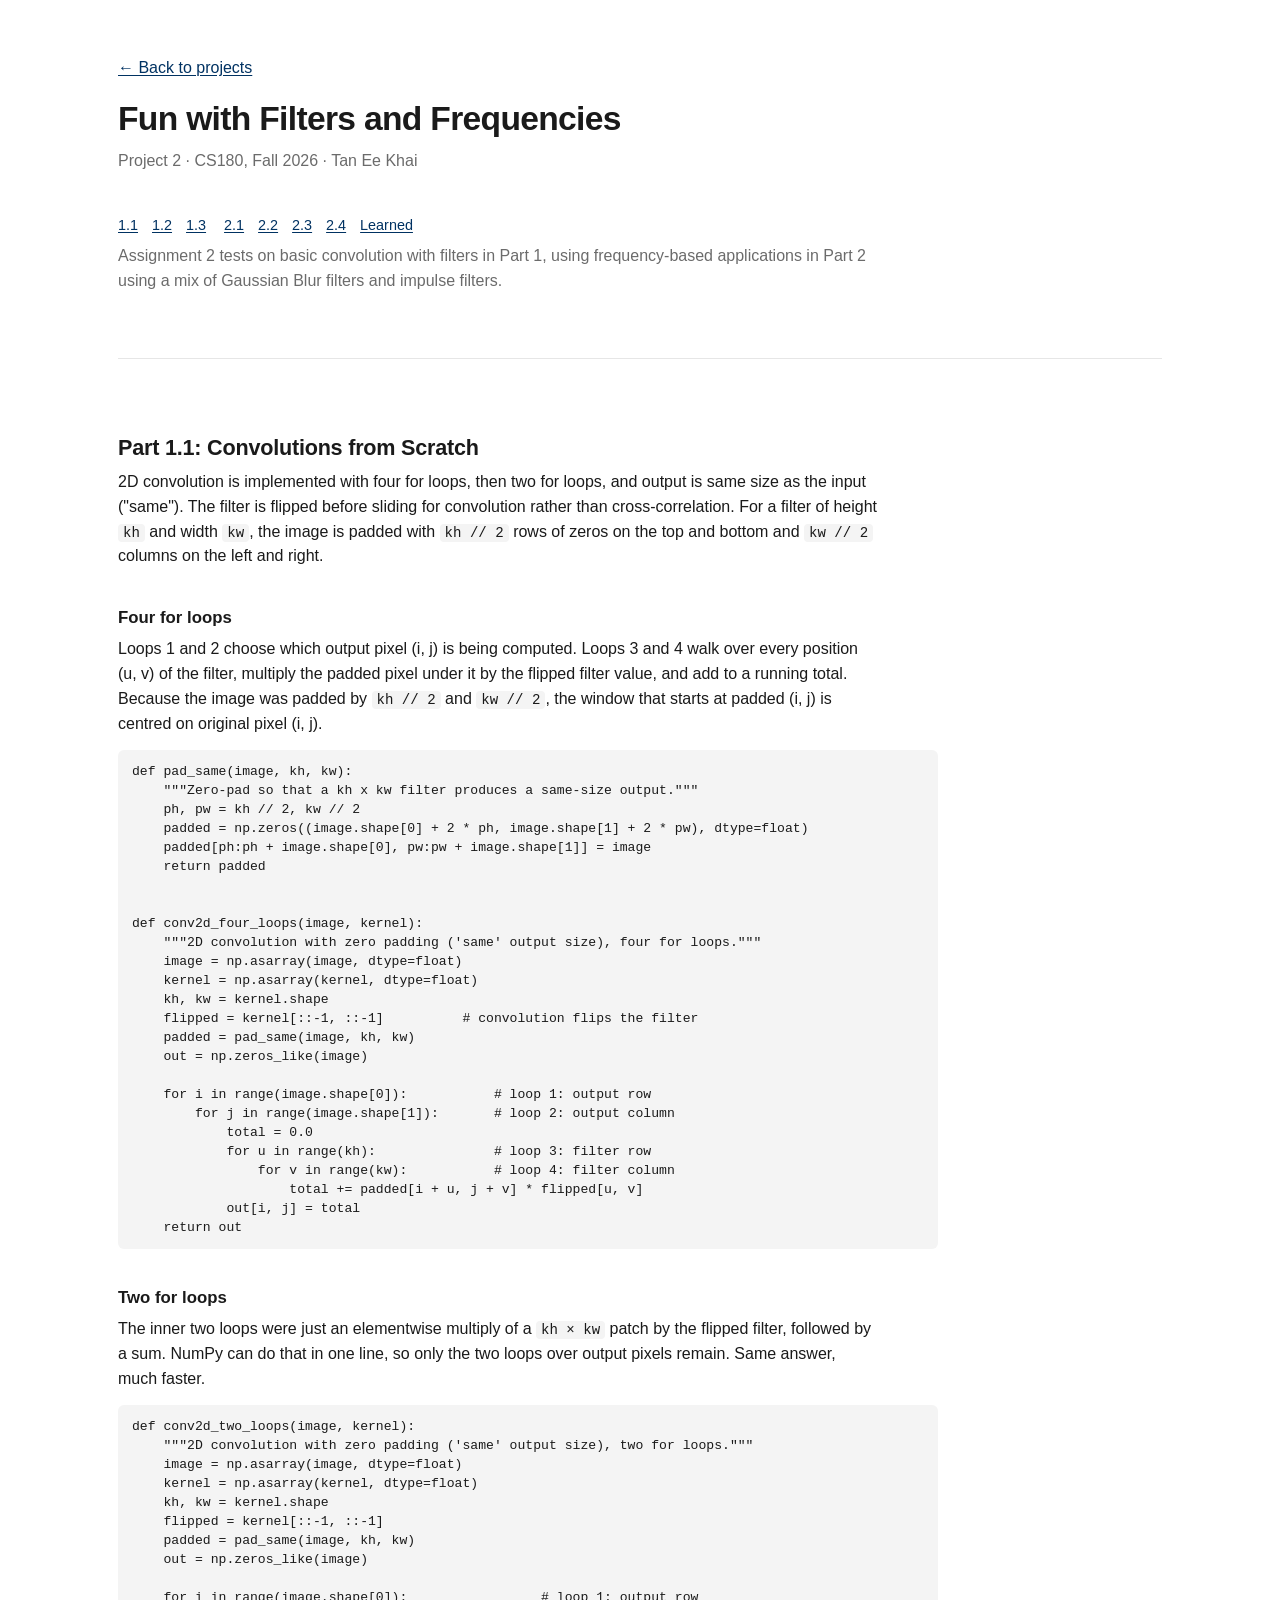
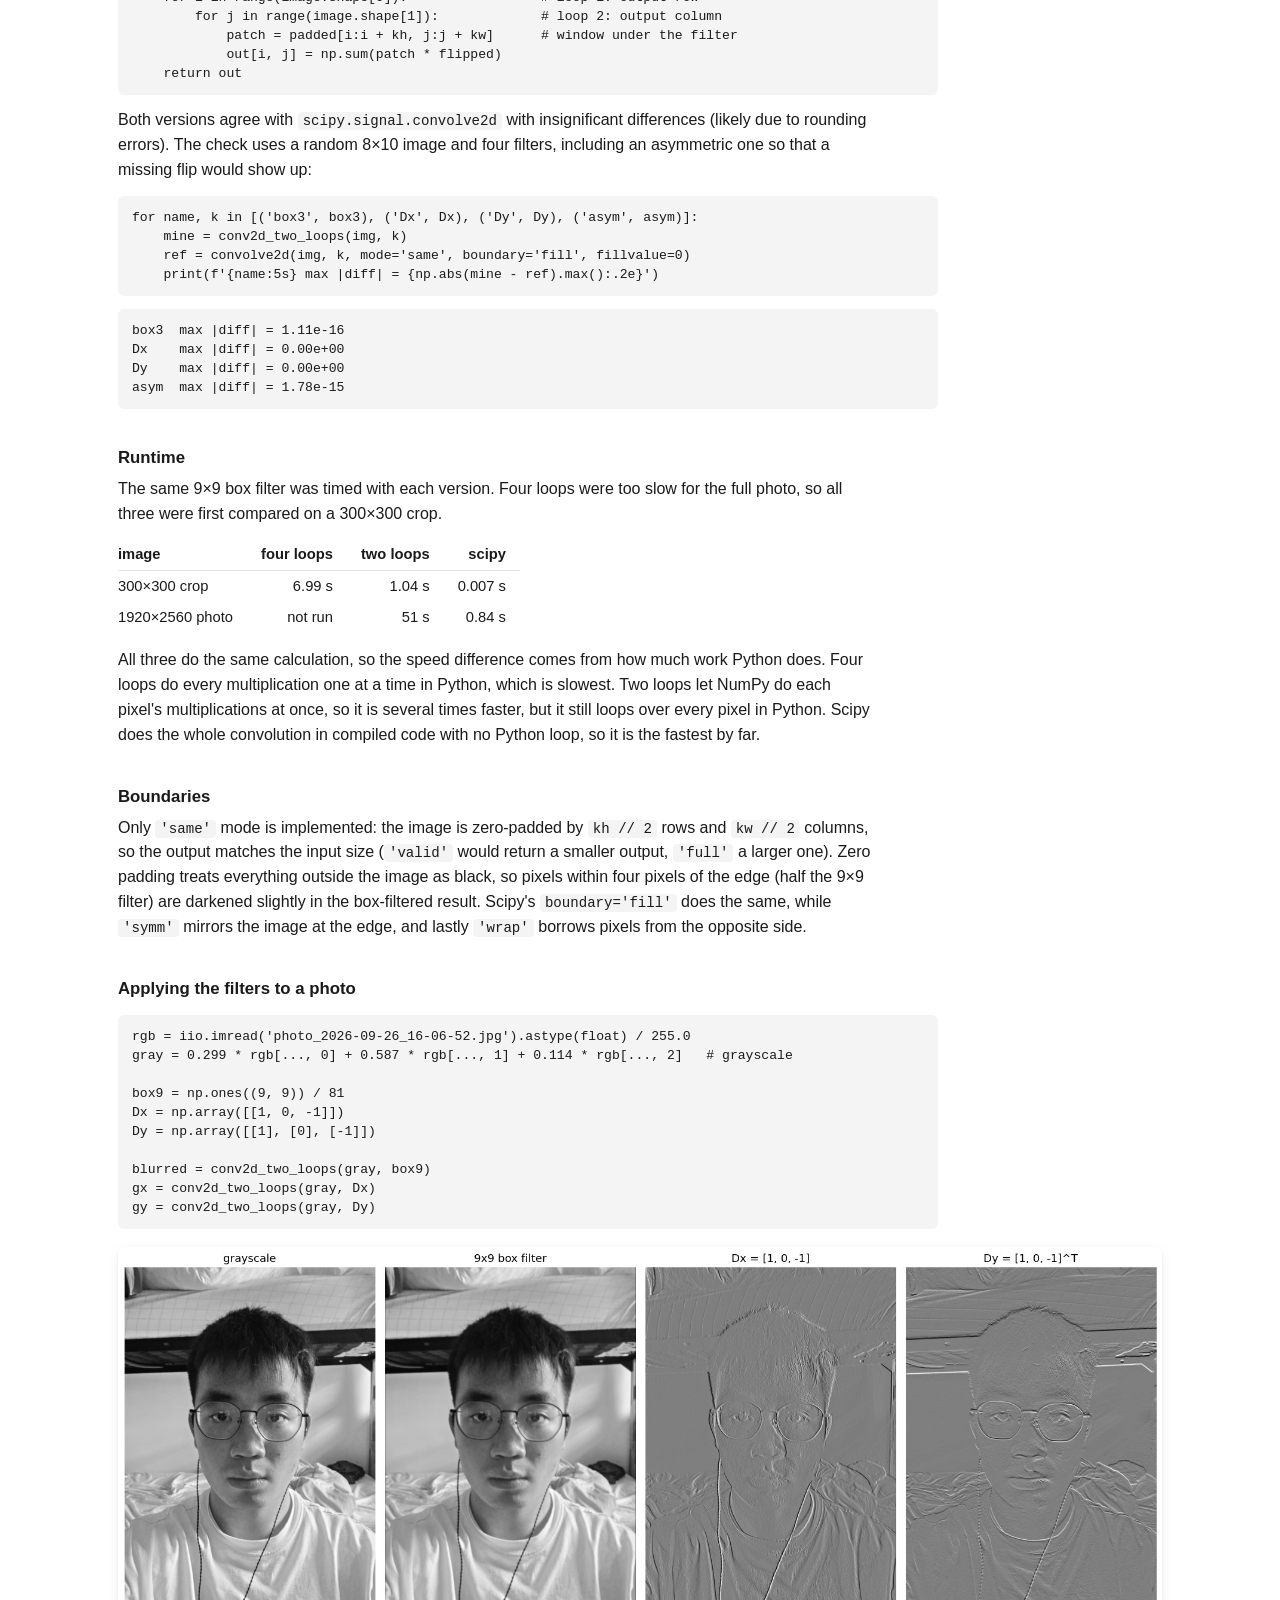
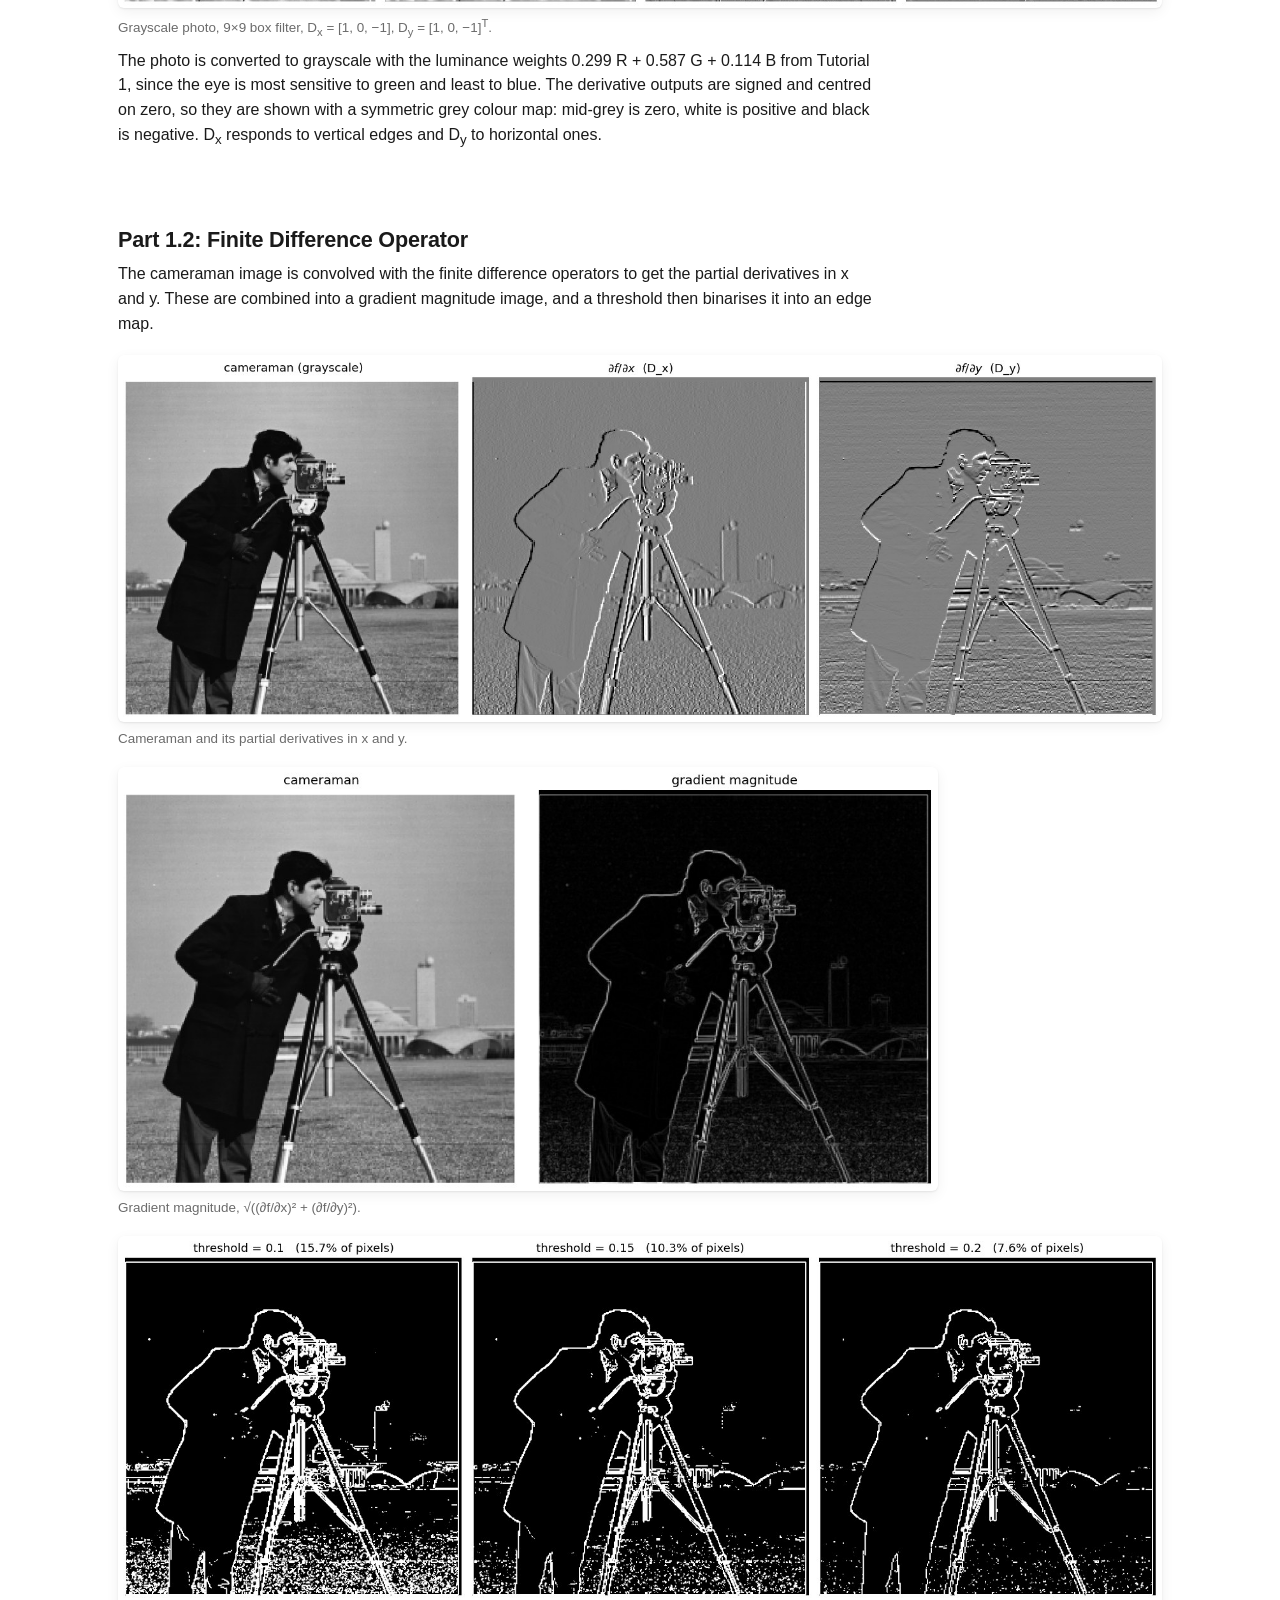
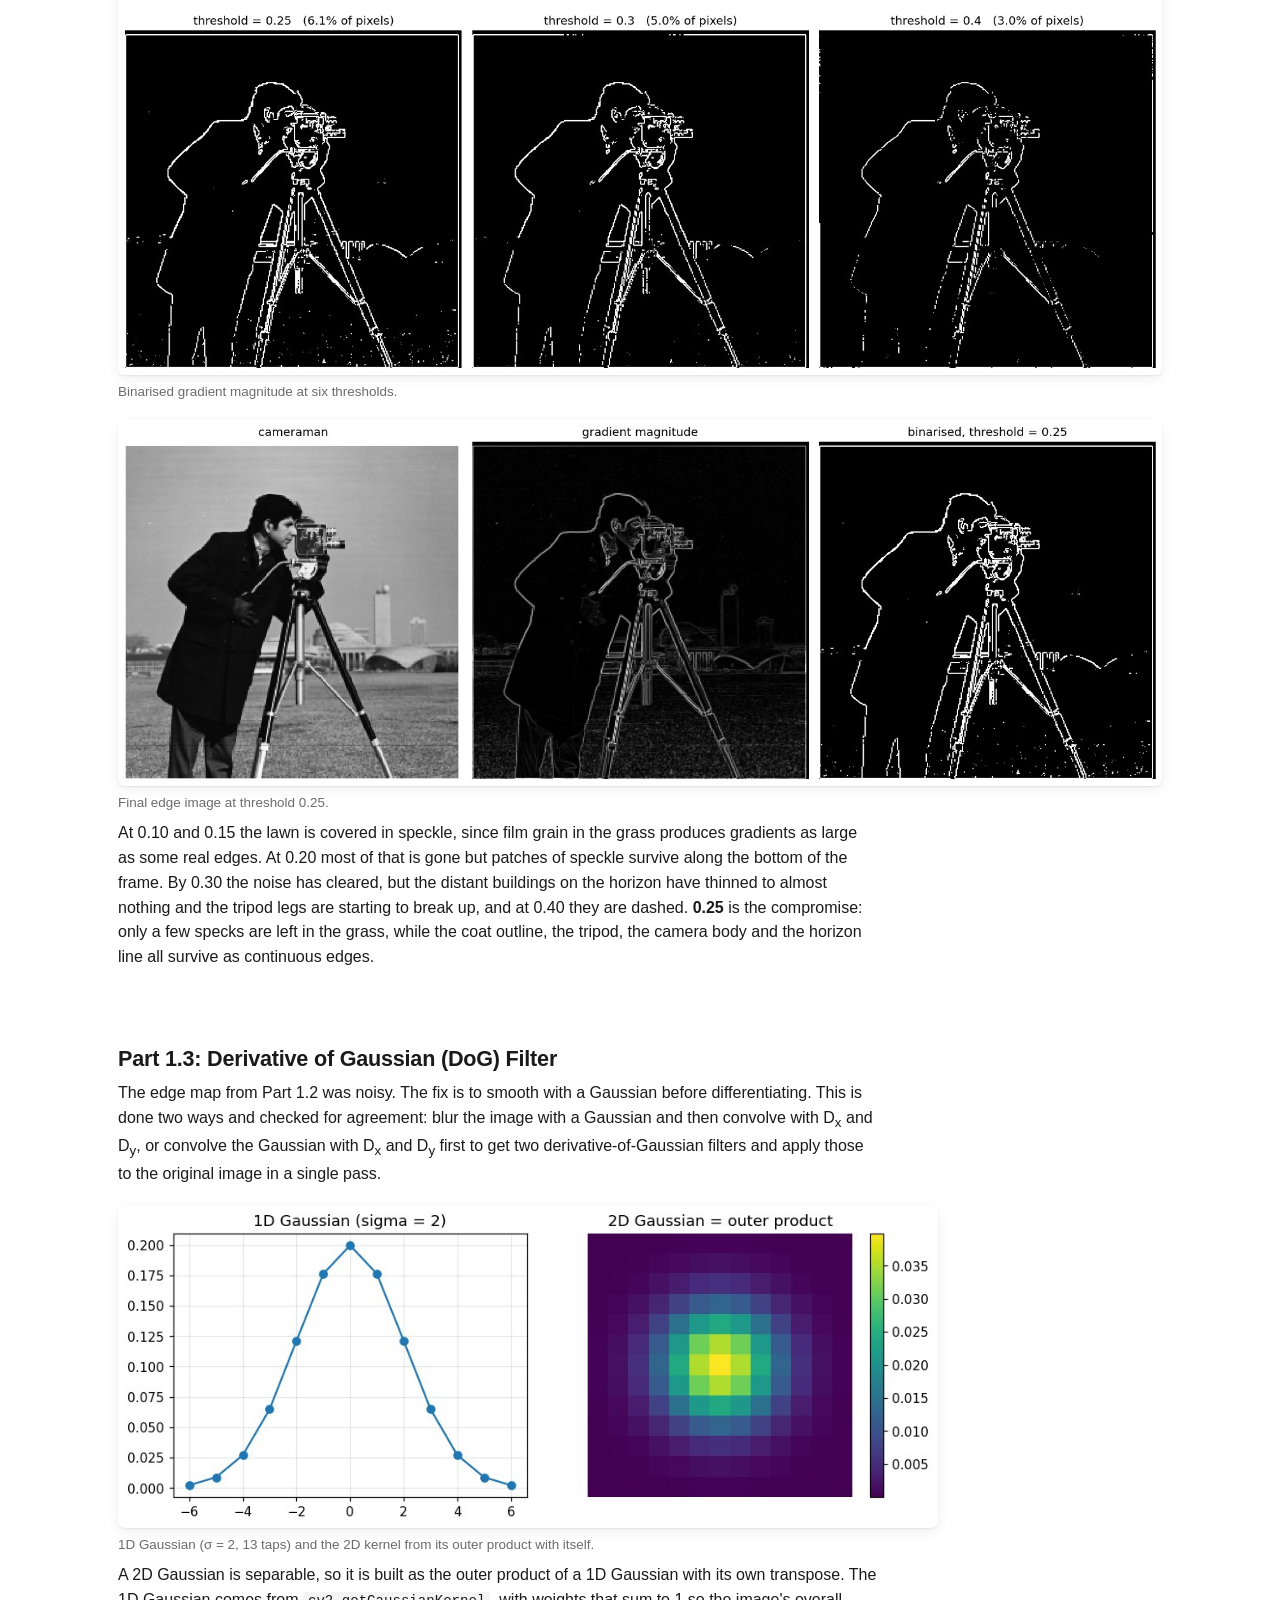
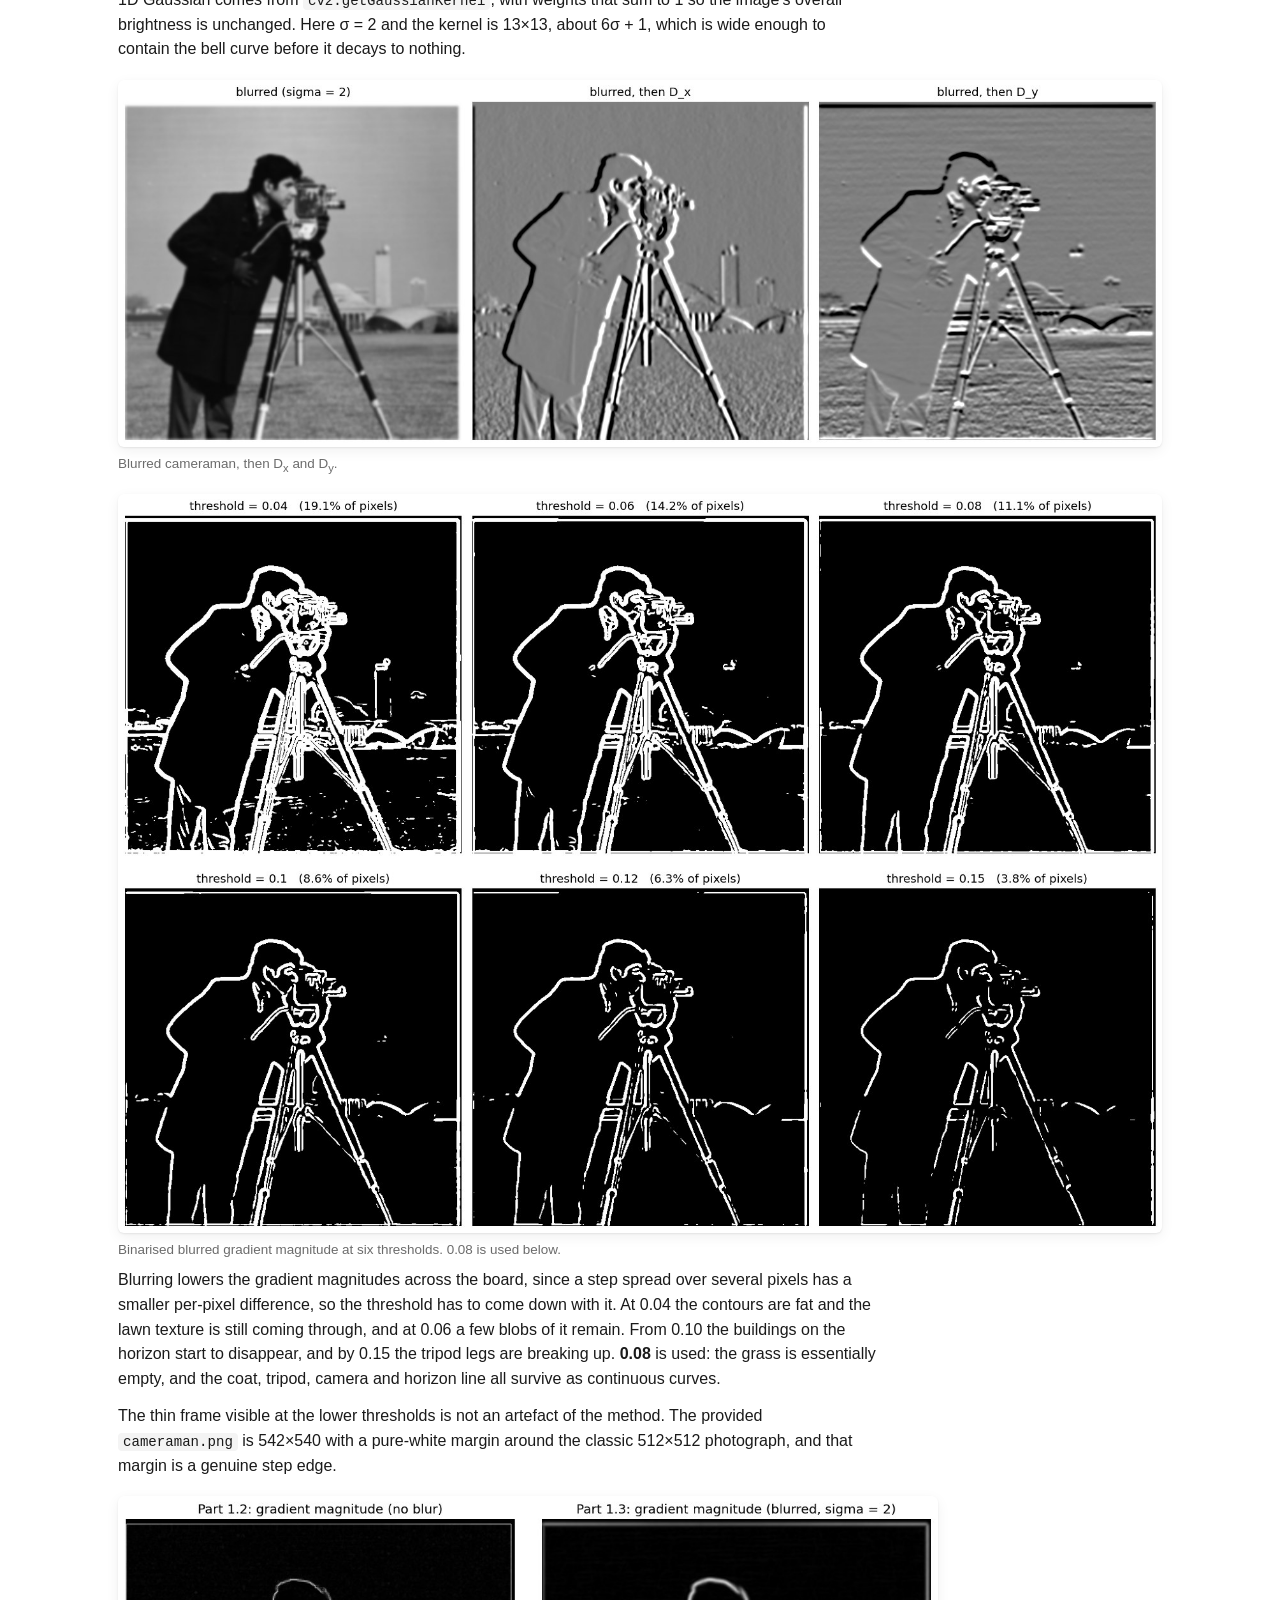
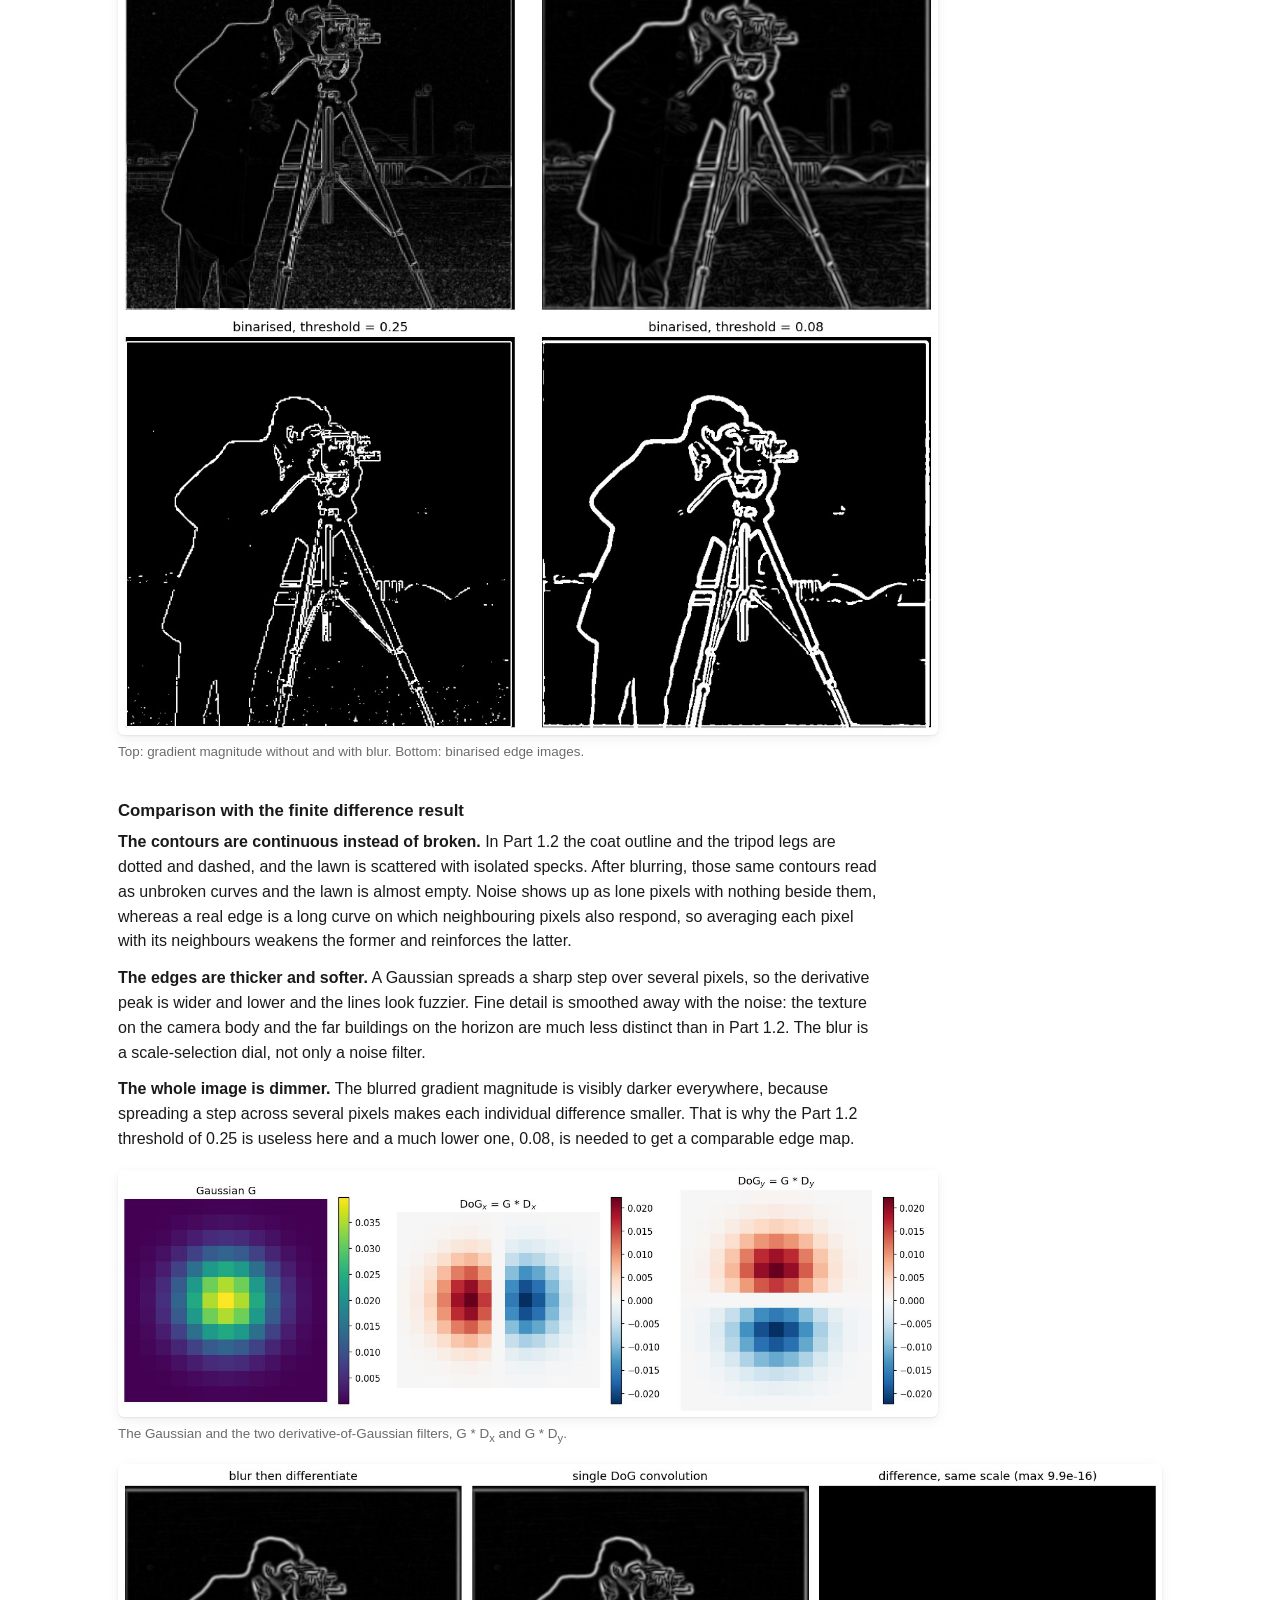
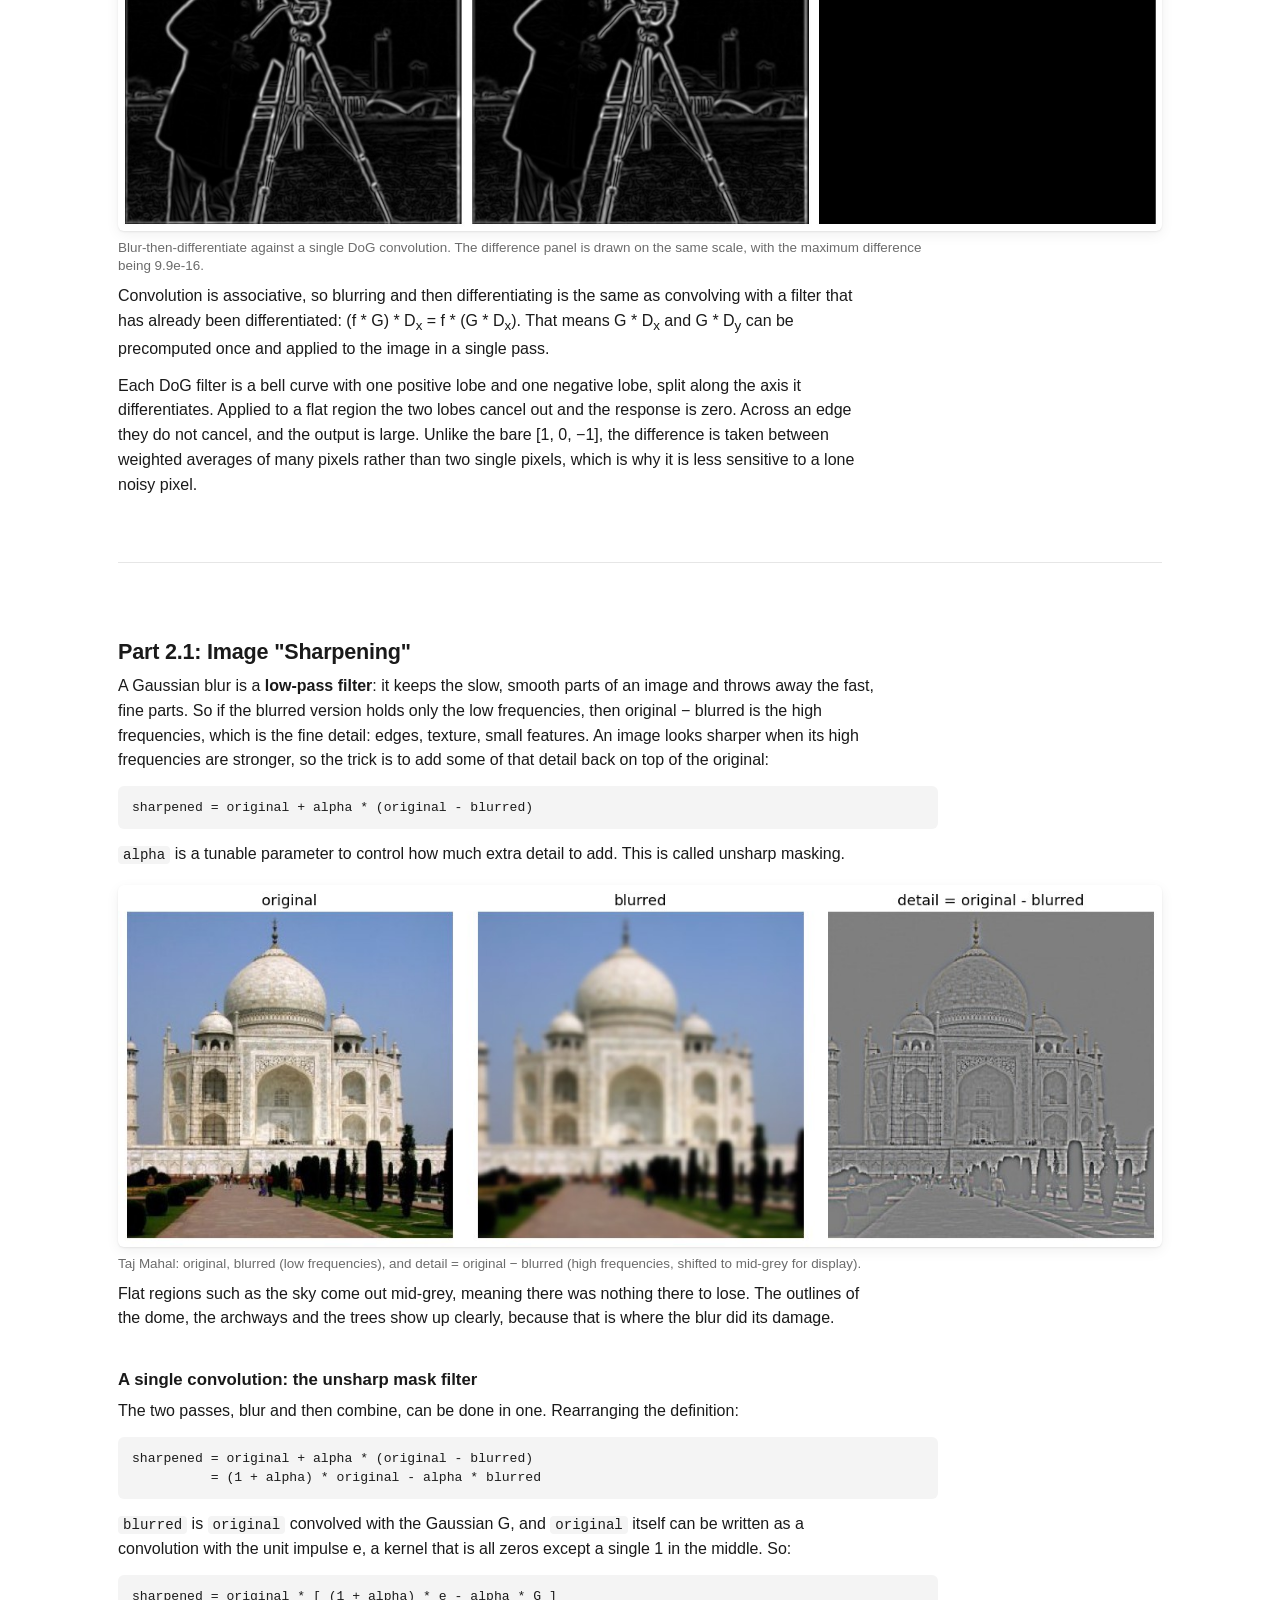
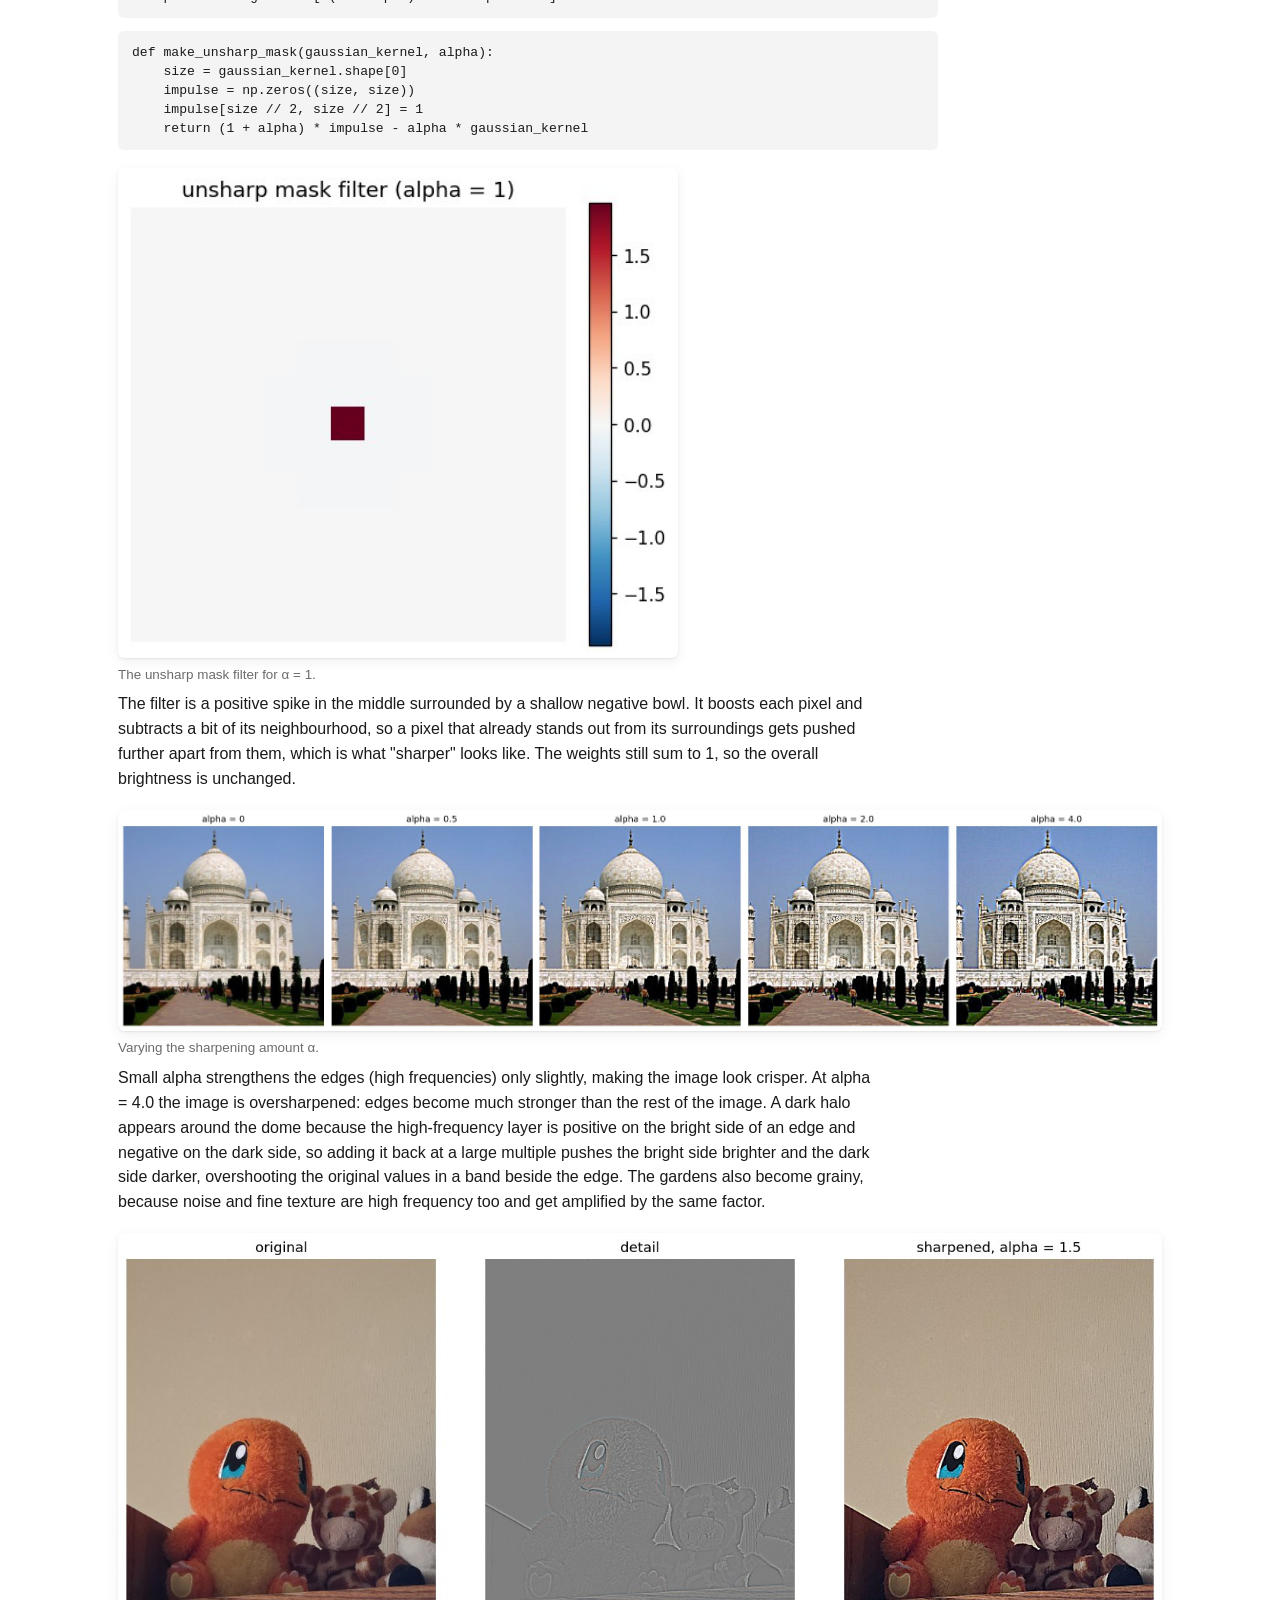
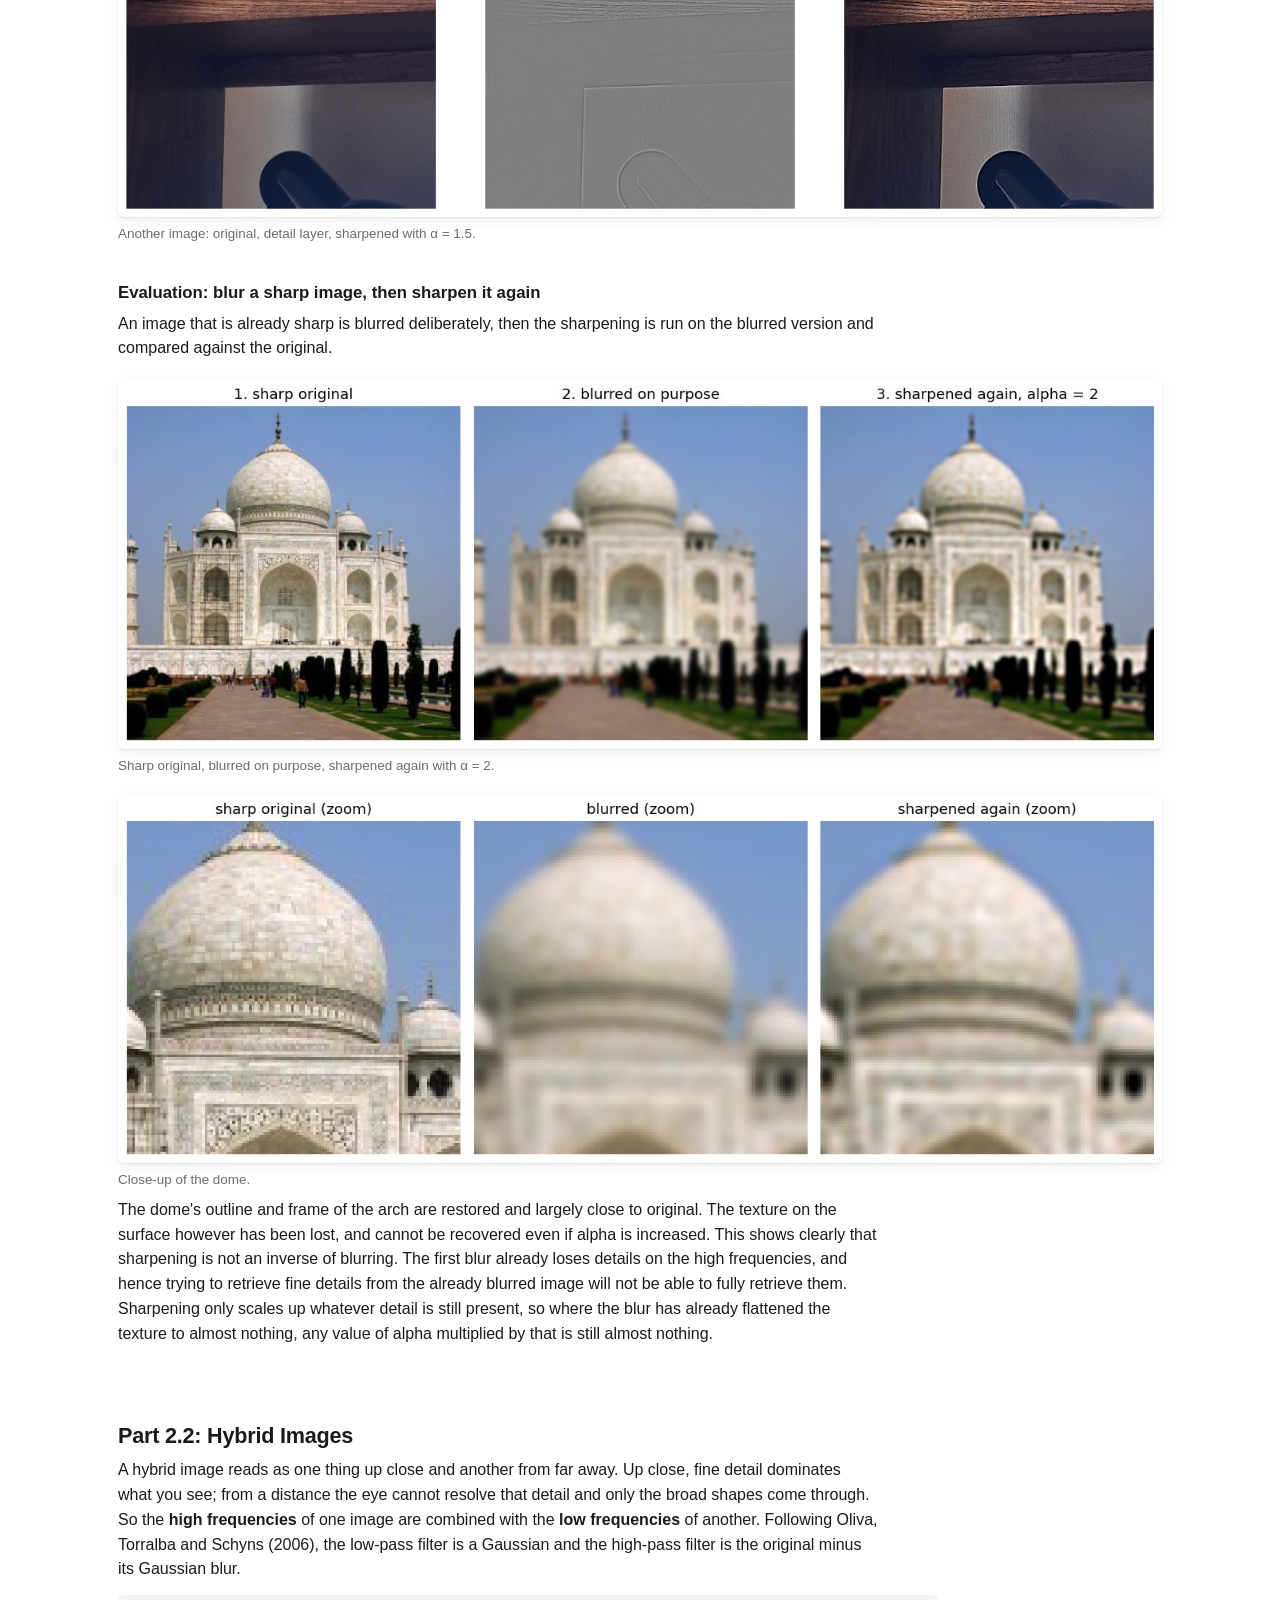
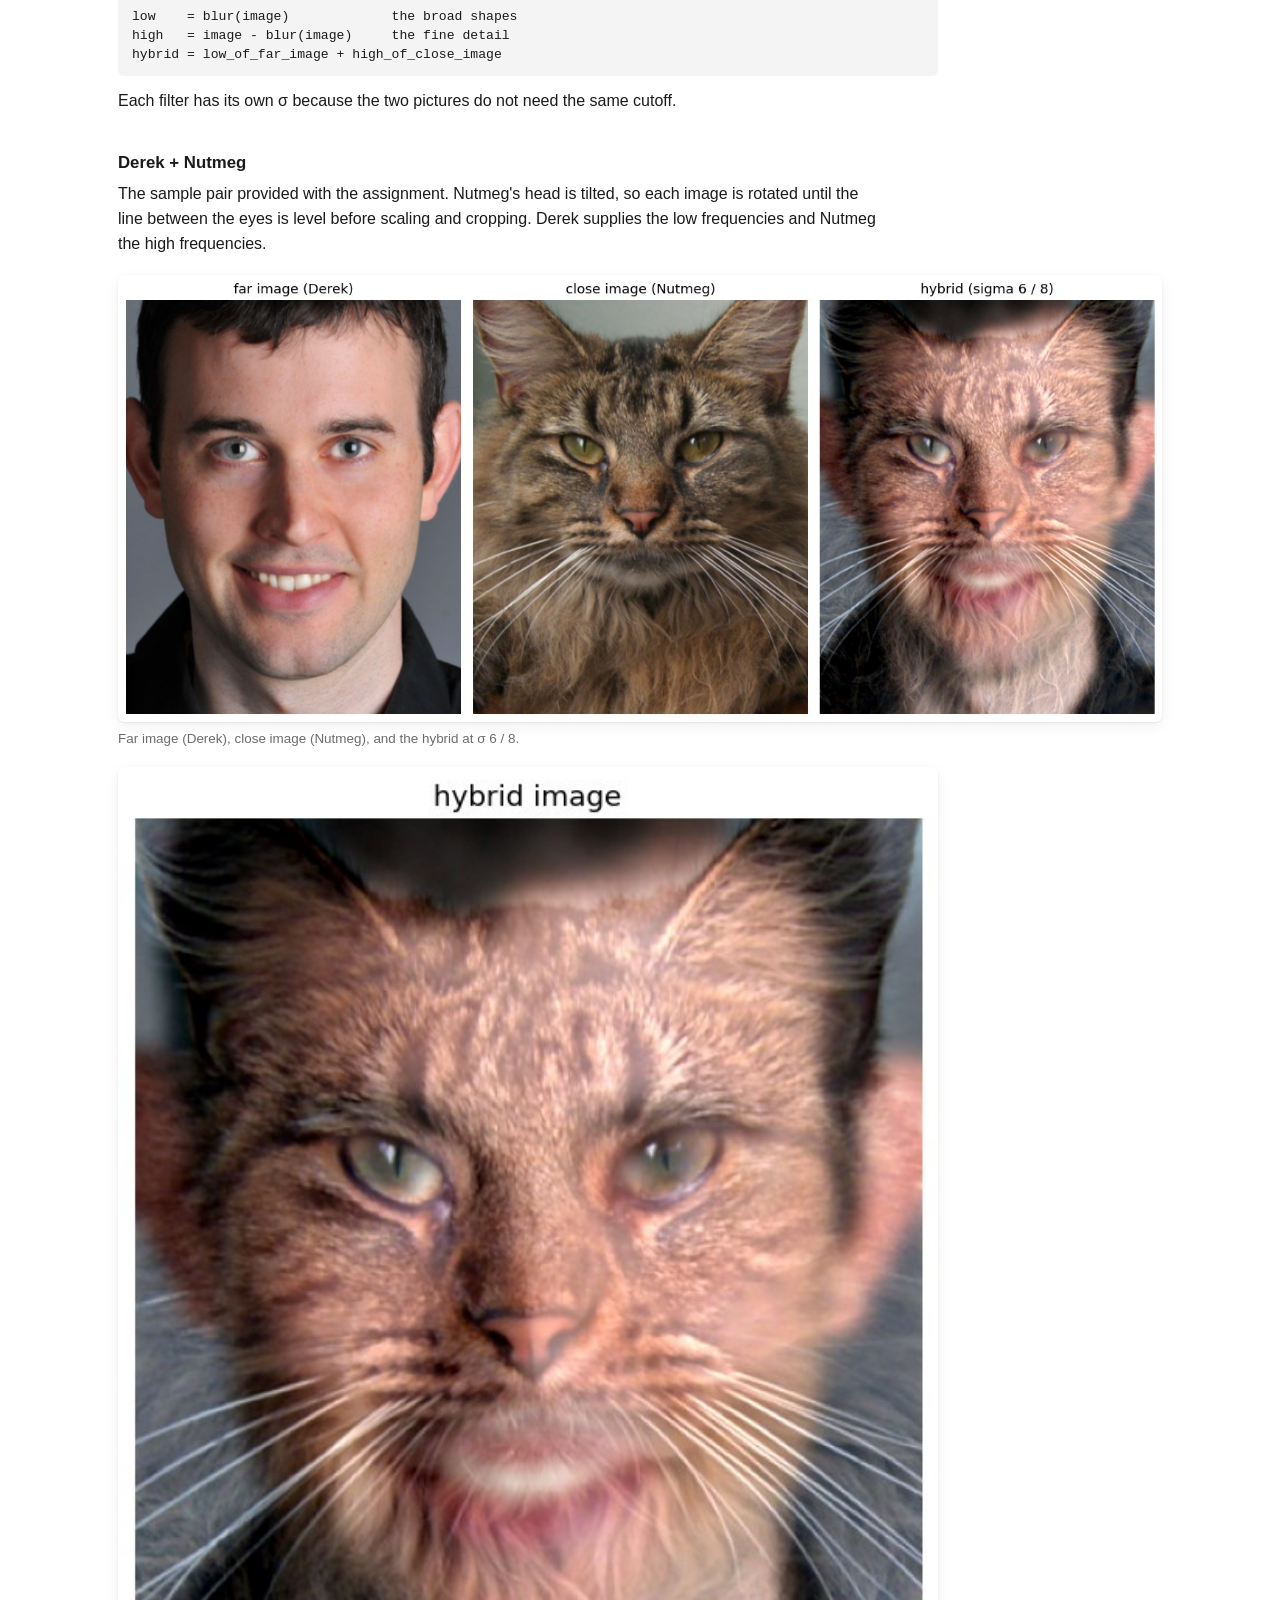
<file: proj2/index.html>
<!DOCTYPE html>
<html lang="en">
<head>
<meta charset="utf-8">
<meta name="viewport" content="width=device-width, initial-scale=1">
<title>Project 2 — Fun with Filters and Frequencies</title>
<style>
:root {
  --bg: #ffffff; --text: #1a1a1a; --muted: #6b6b6b; --border: #e6e6e6; --accent: #003262; --code: #f4f4f4; --card: #fafafa;
  --todo-bg: #fff8e6; --todo-border: #e0b44a; --todo-text: #6b4e00;
}
@media (prefers-color-scheme: dark) {
  :root { --bg: #131416; --text: #e8e6e3; --muted: #9a9894; --border: #2a2d31; --accent: #7fb3e8; --code: #1e2124; --card: #191b1e;
          --todo-bg: #2a2412; --todo-border: #8a6d25; --todo-text: #e8cf8a; }
}
* { box-sizing: border-box; }
body { margin: 0; background: var(--bg); color: var(--text);
  font-family: -apple-system, BlinkMacSystemFont, "Segoe UI", Roboto, Helvetica, Arial, sans-serif;
  font-size: 16px; line-height: 1.55; }
.wrap { max-width: 1100px; margin: 0 auto; padding: 56px 28px 96px; }
h1 { font-size: 2.1rem; font-weight: 600; margin: 0 0 4px; letter-spacing: -0.02em; }
h2 { font-size: 1.35rem; font-weight: 600; margin: 72px 0 6px; letter-spacing: -0.01em; }
h3 { font-size: 1.05rem; font-weight: 600; margin: 36px 0 6px; }
.sub { color: var(--muted); margin: 0 0 40px; }
.lead { color: var(--muted); margin: 0 0 18px; max-width: 760px; }
a { color: var(--accent); text-underline-offset: 2px; }
p { margin: 0 0 12px; max-width: 760px; }
code { background: var(--code); padding: 1px 5px; border-radius: 4px; font-size: 0.88em; }
pre { background: var(--code); padding: 12px 14px; border-radius: 6px; overflow-x: auto; font-size: 0.82em; line-height: 1.45; max-width: 820px; }
figure { margin: 18px 0 8px; }
figure img { width: 100%; height: auto; display: block; border-radius: 6px; background: var(--card);
  box-shadow: 0 1px 2px rgba(0,0,0,.08), 0 4px 14px rgba(0,0,0,.06); }
figure.narrow img { max-width: 560px; }
figure.mid img { max-width: 820px; }
figcaption { margin-top: 8px; font-size: 0.84rem; line-height: 1.4; color: var(--muted); max-width: 820px; }
.pair { display: grid; grid-template-columns: 1fr 1fr; gap: 16px; margin: 18px 0 8px; }
@media (max-width: 700px) { .pair { grid-template-columns: 1fr; } }
.todo { border: 1.5px dashed var(--todo-border); background: var(--todo-bg); color: var(--todo-text);
  border-radius: 6px; padding: 12px 16px; margin: 14px 0 18px; max-width: 820px; font-size: 0.92rem; }
.todo strong { display: block; margin-bottom: 4px; }
.todo ul { margin: 4px 0 0; padding-left: 20px; }
.todo li { margin-bottom: 3px; }
.missing { border-left: 3px solid var(--todo-border); padding: 6px 14px; color: var(--muted); margin: 14px 0; max-width: 820px; }
hr { border: 0; border-top: 1px solid var(--border); margin: 64px 0 0; }
nav.toc { font-size: 0.9rem; color: var(--muted); margin: 0 0 8px; }
nav.toc a { margin-right: 14px; }
</style>
</head>
<body>
<div class="wrap">
  <p><a href="../">← Back to projects</a></p>
  <h1>Fun with Filters and Frequencies</h1>
  <p class="sub">Project 2 · CS180, Fall 2026 · Tan Ee Khai</p>
  <nav class="toc">
    <a href="#p11">1.1</a><a href="#p12">1.2</a><a href="#p13">1.3</a>
    <a href="#p21">2.1</a><a href="#p22">2.2</a><a href="#p23">2.3</a><a href="#p24">2.4</a><a href="#learned">Learned</a>
  </nav>

  <p class="lead">Assignment 2 tests on basic convolution with filters in Part 1, using frequency-based applications in Part 2 using a mix of Gaussian Blur filters and impulse filters.</p>

  <!-- ===================================================== PART 1 -->
  <hr>
  <h2 id="p11">Part 1.1: Convolutions from Scratch</h2>

  <p>2D convolution is implemented with four for loops, then two for loops, and output is same size as the input ("same"). The filter is flipped before sliding for convolution rather than cross-correlation. For a filter of height <code>kh</code> and width <code>kw</code>, the image is padded with <code>kh // 2</code> rows of zeros on the top and bottom and <code>kw // 2</code> columns on the left and right.</p>

  <h3>Four for loops</h3>
  <p>Loops 1 and 2 choose which output pixel (i, j) is being computed. Loops 3 and 4 walk over every position (u, v) of the filter, multiply the padded pixel under it by the flipped filter value, and add to a running total. Because the image was padded by <code>kh // 2</code> and <code>kw // 2</code>, the window that starts at padded (i, j) is centred on original pixel (i, j).</p>
<pre>def pad_same(image, kh, kw):
    """Zero-pad so that a kh x kw filter produces a same-size output."""
    ph, pw = kh // 2, kw // 2
    padded = np.zeros((image.shape[0] + 2 * ph, image.shape[1] + 2 * pw), dtype=float)
    padded[ph:ph + image.shape[0], pw:pw + image.shape[1]] = image
    return padded


def conv2d_four_loops(image, kernel):
    """2D convolution with zero padding ('same' output size), four for loops."""
    image = np.asarray(image, dtype=float)
    kernel = np.asarray(kernel, dtype=float)
    kh, kw = kernel.shape
    flipped = kernel[::-1, ::-1]          # convolution flips the filter
    padded = pad_same(image, kh, kw)
    out = np.zeros_like(image)

    for i in range(image.shape[0]):           # loop 1: output row
        for j in range(image.shape[1]):       # loop 2: output column
            total = 0.0
            for u in range(kh):               # loop 3: filter row
                for v in range(kw):           # loop 4: filter column
                    total += padded[i + u, j + v] * flipped[u, v]
            out[i, j] = total
    return out</pre>

  <h3>Two for loops</h3>
  <p>The inner two loops were just an elementwise multiply of a <code>kh × kw</code> patch by the flipped filter, followed by a sum. NumPy can do that in one line, so only the two loops over output pixels remain. Same answer, much faster.</p>
<pre>def conv2d_two_loops(image, kernel):
    """2D convolution with zero padding ('same' output size), two for loops."""
    image = np.asarray(image, dtype=float)
    kernel = np.asarray(kernel, dtype=float)
    kh, kw = kernel.shape
    flipped = kernel[::-1, ::-1]
    padded = pad_same(image, kh, kw)
    out = np.zeros_like(image)

    for i in range(image.shape[0]):                 # loop 1: output row
        for j in range(image.shape[1]):             # loop 2: output column
            patch = padded[i:i + kh, j:j + kw]      # window under the filter
            out[i, j] = np.sum(patch * flipped)
    return out</pre>

  <p>Both versions agree with <code>scipy.signal.convolve2d</code> with insignificant differences (likely due to rounding errors). The check uses a random 8×10 image and four filters, including an asymmetric one so that a missing flip would show up:</p>
<pre>for name, k in [('box3', box3), ('Dx', Dx), ('Dy', Dy), ('asym', asym)]:
    mine = conv2d_two_loops(img, k)
    ref = convolve2d(img, k, mode='same', boundary='fill', fillvalue=0)
    print(f'{name:5s} max |diff| = {np.abs(mine - ref).max():.2e}')</pre>
<pre>box3  max |diff| = 1.11e-16
Dx    max |diff| = 0.00e+00
Dy    max |diff| = 0.00e+00
asym  max |diff| = 1.78e-15</pre>

  <h3>Runtime</h3>
  <p>The same 9×9 box filter was timed with each version. Four loops were too slow for the full photo, so all three were first compared on a 300×300 crop.</p>
  <table style="border-collapse:collapse;font-size:0.92rem;margin:8px 0 16px">
    <tr><th style="text-align:left;padding:4px 14px 4px 0;border-bottom:1px solid var(--border)">image</th><th style="text-align:right;padding:4px 14px;border-bottom:1px solid var(--border)">four loops</th><th style="text-align:right;padding:4px 14px;border-bottom:1px solid var(--border)">two loops</th><th style="text-align:right;padding:4px 14px;border-bottom:1px solid var(--border)">scipy</th></tr>
    <tr><td style="padding:4px 14px 4px 0">300×300 crop</td><td style="text-align:right;padding:4px 14px">6.99 s</td><td style="text-align:right;padding:4px 14px">1.04 s</td><td style="text-align:right;padding:4px 14px">0.007 s</td></tr>
    <tr><td style="padding:4px 14px 4px 0">1920×2560 photo</td><td style="text-align:right;padding:4px 14px">not run</td><td style="text-align:right;padding:4px 14px">51 s</td><td style="text-align:right;padding:4px 14px">0.84 s</td></tr>
  </table>
  <p>All three do the same calculation, so the speed difference comes from how much work Python does. Four loops do every multiplication one at a time in Python, which is slowest. Two loops let NumPy do each pixel's multiplications at once, so it is several times faster, but it still loops over every pixel in Python. Scipy does the whole convolution in compiled code with no Python loop, so it is the fastest by far.</p>

  <h3>Boundaries</h3>
  <p>Only <code>'same'</code> mode is implemented: the image is zero-padded by <code>kh // 2</code> rows and <code>kw // 2</code> columns, so the output matches the input size (<code>'valid'</code> would return a smaller output, <code>'full'</code> a larger one). Zero padding treats everything outside the image as black, so pixels within four pixels of the edge (half the 9×9 filter) are darkened slightly in the box-filtered result. Scipy's <code>boundary='fill'</code> does the same, while <code>'symm'</code> mirrors the image at the edge, and lastly <code>'wrap'</code> borrows pixels from the opposite side.</p>

  <h3>Applying the filters to a photo</h3>
<pre>rgb = iio.imread('photo_2026-09-26_16-06-52.jpg').astype(float) / 255.0
gray = 0.299 * rgb[..., 0] + 0.587 * rgb[..., 1] + 0.114 * rgb[..., 2]   # grayscale

box9 = np.ones((9, 9)) / 81
Dx = np.array([[1, 0, -1]])
Dy = np.array([[1], [0], [-1]])

blurred = conv2d_two_loops(gray, box9)
gx = conv2d_two_loops(gray, Dx)
gy = conv2d_two_loops(gray, Dy)</pre>
  <figure>
    <img src="images/part1_results.jpg" alt="Photo convolved with box filter, Dx and Dy">
    <figcaption>Grayscale photo, 9×9 box filter, D<sub>x</sub> = [1, 0, −1], D<sub>y</sub> = [1, 0, −1]<sup>T</sup>.</figcaption>
  </figure>
  <p>The photo is converted to grayscale with the luminance weights 0.299 R + 0.587 G + 0.114 B from Tutorial 1, since the eye is most sensitive to green and least to blue. The derivative outputs are signed and centred on zero, so they are shown with a symmetric grey colour map: mid-grey is zero, white is positive and black is negative. D<sub>x</sub> responds to vertical edges and D<sub>y</sub> to horizontal ones.</p>

  <h2 id="p12">Part 1.2: Finite Difference Operator</h2>
  <p>The cameraman image is convolved with the finite difference operators to get the partial derivatives in x and y. These are combined into a gradient magnitude image, and a threshold then binarises it into an edge map.</p>
  <figure>
    <img src="images/part1_2_partials.jpg" alt="Cameraman partial derivatives">
    <figcaption>Cameraman and its partial derivatives in x and y.</figcaption>
  </figure>
  <figure class="mid">
    <img src="images/part1_2_gradmag.jpg" alt="Gradient magnitude">
    <figcaption>Gradient magnitude, √((∂f/∂x)² + (∂f/∂y)²).</figcaption>
  </figure>
  <figure>
    <img src="images/part1_2_threshold_sweep.jpg" alt="Threshold sweep">
    <figcaption>Binarised gradient magnitude at six thresholds.</figcaption>
  </figure>
  <figure>
    <img src="images/part1_2_edges.jpg" alt="Final edge map">
    <figcaption>Final edge image at threshold 0.25.</figcaption>
  </figure>
  <p>At 0.10 and 0.15 the lawn is covered in speckle, since film grain in the grass produces gradients as large as some real edges. At 0.20 most of that is gone but patches of speckle survive along the bottom of the frame. By 0.30 the noise has cleared, but the distant buildings on the horizon have thinned to almost nothing and the tripod legs are starting to break up, and at 0.40 they are dashed. <strong>0.25</strong> is the compromise: only a few specks are left in the grass, while the coat outline, the tripod, the camera body and the horizon line all survive as continuous edges.</p>

  <h2 id="p13">Part 1.3: Derivative of Gaussian (DoG) Filter</h2>
  <p>The edge map from Part 1.2 was noisy. The fix is to smooth with a Gaussian before differentiating. This is done two ways and checked for agreement: blur the image with a Gaussian and then convolve with D<sub>x</sub> and D<sub>y</sub>, or convolve the Gaussian with D<sub>x</sub> and D<sub>y</sub> first to get two derivative-of-Gaussian filters and apply those to the original image in a single pass.</p>
  <figure class="mid">
    <img src="images/part1_3_gaussian.jpg" alt="Gaussian kernel">
    <figcaption>1D Gaussian (σ = 2, 13 taps) and the 2D kernel from its outer product with itself.</figcaption>
  </figure>
  <p>A 2D Gaussian is separable, so it is built as the outer product of a 1D Gaussian with its own transpose. The 1D Gaussian comes from <code>cv2.getGaussianKernel</code>, with weights that sum to 1 so the image's overall brightness is unchanged. Here σ = 2 and the kernel is 13×13, about 6σ + 1, which is wide enough to contain the bell curve before it decays to nothing.</p>
  <figure>
    <img src="images/part1_3_blurred_partials.jpg" alt="Blurred image and its partials">
    <figcaption>Blurred cameraman, then D<sub>x</sub> and D<sub>y</sub>.</figcaption>
  </figure>
  <figure>
    <img src="images/part1_3_threshold_sweep.jpg" alt="Threshold sweep, blurred">
    <figcaption>Binarised blurred gradient magnitude at six thresholds. 0.08 is used below.</figcaption>
  </figure>
  <p>Blurring lowers the gradient magnitudes across the board, since a step spread over several pixels has a smaller per-pixel difference, so the threshold has to come down with it. At 0.04 the contours are fat and the lawn texture is still coming through, and at 0.06 a few blobs of it remain. From 0.10 the buildings on the horizon start to disappear, and by 0.15 the tripod legs are breaking up. <strong>0.08</strong> is used: the grass is essentially empty, and the coat, tripod, camera and horizon line all survive as continuous curves.</p>
  <p>The thin frame visible at the lower thresholds is not an artefact of the method. The provided <code>cameraman.png</code> is 542×540 with a pure-white margin around the classic 512×512 photograph, and that margin is a genuine step edge.</p>
  <figure class="mid">
    <img src="images/part1_3_comparison.jpg" alt="Comparison with Part 1.2">
    <figcaption>Top: gradient magnitude without and with blur. Bottom: binarised edge images.</figcaption>
  </figure>
  <h3>Comparison with the finite difference result</h3>
  <p><strong>The contours are continuous instead of broken.</strong> In Part 1.2 the coat outline and the tripod legs are dotted and dashed, and the lawn is scattered with isolated specks. After blurring, those same contours read as unbroken curves and the lawn is almost empty. Noise shows up as lone pixels with nothing beside them, whereas a real edge is a long curve on which neighbouring pixels also respond, so averaging each pixel with its neighbours weakens the former and reinforces the latter.</p>
  <p><strong>The edges are thicker and softer.</strong> A Gaussian spreads a sharp step over several pixels, so the derivative peak is wider and lower and the lines look fuzzier. Fine detail is smoothed away with the noise: the texture on the camera body and the far buildings on the horizon are much less distinct than in Part 1.2. The blur is a scale-selection dial, not only a noise filter.</p>
  <p><strong>The whole image is dimmer.</strong> The blurred gradient magnitude is visibly darker everywhere, because spreading a step across several pixels makes each individual difference smaller. That is why the Part 1.2 threshold of 0.25 is useless here and a much lower one, 0.08, is needed to get a comparable edge map.</p>
  <figure class="mid">
    <img src="images/part1_3_dog_filters.jpg" alt="DoG filters">
    <figcaption>The Gaussian and the two derivative-of-Gaussian filters, G * D<sub>x</sub> and G * D<sub>y</sub>.</figcaption>
  </figure>
  <figure>
    <img src="images/part1_3_verify.jpg" alt="Verification">
    <figcaption>Blur-then-differentiate against a single DoG convolution. The difference panel is drawn on the same scale, with the maximum difference being 9.9e-16.</figcaption>
  </figure>
  <p>Convolution is associative, so blurring and then differentiating is the same as convolving with a filter that has already been differentiated: (f * G) * D<sub>x</sub> = f * (G * D<sub>x</sub>). That means G * D<sub>x</sub> and G * D<sub>y</sub> can be precomputed once and applied to the image in a single pass.</p>
  <p>Each DoG filter is a bell curve with one positive lobe and one negative lobe, split along the axis it differentiates. Applied to a flat region the two lobes cancel out and the response is zero. Across an edge they do not cancel, and the output is large. Unlike the bare [1, 0, −1], the difference is taken between weighted averages of many pixels rather than two single pixels, which is why it is less sensitive to a lone noisy pixel.</p>

  <!-- ===================================================== PART 2 -->
  <hr>
  <h2 id="p21">Part 2.1: Image "Sharpening"</h2>
  <p>A Gaussian blur is a <strong>low-pass filter</strong>: it keeps the slow, smooth parts of an image and throws away the fast, fine parts. So if the blurred version holds only the low frequencies, then original − blurred is the high frequencies, which is the fine detail: edges, texture, small features. An image looks sharper when its high frequencies are stronger, so the trick is to add some of that detail back on top of the original:</p>
<pre>sharpened = original + alpha * (original - blurred)</pre>
  <p><code>alpha</code> is a tunable parameter to control how much extra detail to add. This is called unsharp masking.</p>
  <figure>
    <img src="images/part2_1_steps.jpg" alt="Taj original, blurred, detail">
    <figcaption>Taj Mahal: original, blurred (low frequencies), and detail = original − blurred (high frequencies, shifted to mid-grey for display).</figcaption>
  </figure>
  <p>Flat regions such as the sky come out mid-grey, meaning there was nothing there to lose. The outlines of the dome, the archways and the trees show up clearly, because that is where the blur did its damage.</p>
  <h3>A single convolution: the unsharp mask filter</h3>
  <p>The two passes, blur and then combine, can be done in one. Rearranging the definition:</p>
<pre>sharpened = original + alpha * (original - blurred)
          = (1 + alpha) * original - alpha * blurred</pre>
  <p><code>blurred</code> is <code>original</code> convolved with the Gaussian G, and <code>original</code> itself can be written as a convolution with the unit impulse e, a kernel that is all zeros except a single 1 in the middle. So:</p>
<pre>sharpened = original * [ (1 + alpha) * e - alpha * G ]</pre>
<pre>def make_unsharp_mask(gaussian_kernel, alpha):
    size = gaussian_kernel.shape[0]
    impulse = np.zeros((size, size))
    impulse[size // 2, size // 2] = 1
    return (1 + alpha) * impulse - alpha * gaussian_kernel</pre>
  <figure class="narrow">
    <img src="images/part2_1_unsharp_kernel.jpg" alt="Unsharp mask kernel">
    <figcaption>The unsharp mask filter for α = 1.</figcaption>
  </figure>
  <p>The filter is a positive spike in the middle surrounded by a shallow negative bowl. It boosts each pixel and subtracts a bit of its neighbourhood, so a pixel that already stands out from its surroundings gets pushed further apart from them, which is what "sharper" looks like. The weights still sum to 1, so the overall brightness is unchanged.</p>
  <figure>
    <img src="images/part2_1_alpha_sweep.jpg" alt="Alpha sweep">
    <figcaption>Varying the sharpening amount α.</figcaption>
  </figure>
  <p>Small alpha strengthens the edges (high frequencies) only slightly, making the image look crisper. At alpha = 4.0 the image is oversharpened: edges become much stronger than the rest of the image. A dark halo appears around the dome because the high-frequency layer is positive on the bright side of an edge and negative on the dark side, so adding it back at a large multiple pushes the bright side brighter and the dark side darker, overshooting the original values in a band beside the edge. The gardens also become grainy, because noise and fine texture are high frequency too and get amplified by the same factor.</p>
  <figure>
    <img src="images/part2_1_photo.jpg" alt="Own image sharpened">
    <figcaption>Another image: original, detail layer, sharpened with α = 1.5.</figcaption>
  </figure>

  <h3>Evaluation: blur a sharp image, then sharpen it again</h3>
  <p>An image that is already sharp is blurred deliberately, then the sharpening is run on the blurred version and compared against the original.</p>
  <figure>
    <img src="images/part2_1_recovery.jpg" alt="Recovery">
    <figcaption>Sharp original, blurred on purpose, sharpened again with α = 2.</figcaption>
  </figure>
  <figure>
    <img src="images/part2_1_recovery_zoom.jpg" alt="Recovery zoom">
    <figcaption>Close-up of the dome.</figcaption>
  </figure>
  <p>The dome's outline and frame of the arch are restored and largely close to original. The texture on the surface however has been lost, and cannot be recovered even if alpha is increased. This shows clearly that sharpening is not an inverse of blurring. The first blur already loses details on the high frequencies, and hence trying to retrieve fine details from the already blurred image will not be able to fully retrieve them. Sharpening only scales up whatever detail is still present, so where the blur has already flattened the texture to almost nothing, any value of alpha multiplied by that is still almost nothing.</p>

  <h2 id="p22">Part 2.2: Hybrid Images</h2>
  <p>A hybrid image reads as one thing up close and another from far away. Up close, fine detail dominates what you see; from a distance the eye cannot resolve that detail and only the broad shapes come through. So the <strong>high frequencies</strong> of one image are combined with the <strong>low frequencies</strong> of another. Following Oliva, Torralba and Schyns (2006), the low-pass filter is a Gaussian and the high-pass filter is the original minus its Gaussian blur.</p>
<pre>low    = blur(image)             the broad shapes
high   = image - blur(image)     the fine detail
hybrid = low_of_far_image + high_of_close_image</pre>
  <p>Each filter has its own σ because the two pictures do not need the same cutoff.</p>

  <h3>Derek + Nutmeg</h3>
  <p>The sample pair provided with the assignment. Nutmeg's head is tilted, so each image is rotated until the line between the eyes is level before scaling and cropping. Derek supplies the low frequencies and Nutmeg the high frequencies.</p>
  <figure>
    <img src="images/part2_2c_hybrid.jpg" alt="Derek and Nutmeg hybrid">
    <figcaption>Far image (Derek), close image (Nutmeg), and the hybrid at σ 6 / 8.</figcaption>
  </figure>
  <figure class="mid">
    <img src="images/part2_2c_hybrid_large.jpg" alt="Derek and Nutmeg hybrid, large">
    <figcaption>Final hybrid.</figcaption>
  </figure>
  <p>Up close, the cat's stripes, its distinct eyes and its nose stand out. From further away, Derek's broad features take over: his face shape, dark hair, eyes, nose and smile. The switch was easier to see by squinting than by stepping back. Squinting blurs the image directly, acting as a low-pass filter that removes the high frequencies regardless of how large the image is on screen, whereas stepping back only hides detail once it becomes too small to resolve. Nutmeg's whiskers are thin but bright and high-contrast, so they stay visible until you are quite far from the screen.</p>

  <h3>Trelawney (worried) to my friend Cynthia (smiling): full process</h3>
  <p>Up close the hybrid shows Professor Trelawney, worried, and from a distance it shows my friend Cynthia, smiling. Cynthia supplies the low frequencies and Trelawney the high frequencies.</p>
  <figure>
    <img src="images/part2_2_aligned.jpg" alt="Aligned inputs">
    <figcaption>Cynthia (far image) and Trelawney (close image), both scaled to the same eye spacing and cropped with the eyes in the same place. The overlay is an alignment check.</figcaption>
  </figure>
  <p>The two faces have to occupy the same place for the effect to work. Each image is scaled so its eyes are the same distance apart, then cropped so the eyes land at the same spot. The eye positions were read off each image by hand. In the overlay, the eyes sit on the green line in both and the mouths land close together.</p>
  <figure class="mid">
    <img src="images/part2_2_cutoff_sweep.jpg" alt="Cutoff sweep">
    <figcaption>Choosing the cutoffs: low-pass σ (rows) against high-pass σ (columns).</figcaption>
  </figure>
  <p>The two sigmas were chosen by trying a grid of values. The high-pass σ sets how much of the close image survives: too small and it is a faint tracing, too large and its heavy features leak into the far view. The low-pass σ sets how clean the far image is: too small and its detail competes with the close image, too large and it turns to mush. The final choice is σ = 4 for the low pass and σ = 3 for the high pass.</p>
  <figure>
    <img src="images/part2_2_fourier.jpg" alt="Fourier analysis">
    <figcaption>Log magnitude of the Fourier transform of the two inputs, the filtered images, and the hybrid.</figcaption>
  </figure>
  <p>In the Fourier plots, the centre represents the broad, smooth parts of the image and the edges represent the fine details. The two input images have energy spread from the centre outwards, since they contain both. After the low-pass filter, Cynthia's image is bright only in a small area at the centre, so most of the fine detail has been removed. After the high-pass filter, Trelawney's image no longer has a strong bright centre, and its energy is spread out towards the edges instead, which is the fine detail that was kept. The hybrid looks like a combination of the two: it has the bright centre from Cynthia's image and the spread-out energy from Trelawney's. The bright horizontal and vertical lines through every plot, which are most obvious in the low-passed one, do not seem to come from the faces themselves. From what I understand, they appear because the Fourier transform treats the image as if it repeats, so the mismatch between opposite edges of the image shows up as these lines.</p>
  <figure class="mid">
    <img src="images/part2_2_hybrid_large.jpg" alt="Hybrid">
    <figcaption>Final hybrid.</figcaption>
  </figure>
  <p>Trelawney works much better as the high-pass image simply because her features are much stronger, including wrinkles, eyes and teeth, which show up strongly at high frequency. However, when her image is low-passed instead, her dark frames show up at every distance, which overpowers the high-pass image of Cynthia. The most obvious artefact is the mouth expression, which remains visible even at a distance.</p>

  <h3>Xi Jinping + Donald Trump</h3>
  <figure>
    <img src="images/part2_2b_hybrid.jpg" alt="Second hybrid">
    <figcaption>Far image, close image, hybrid (σ 8 / 9, high-pass gain 1.6). Both portraits are rotated so the eye line is level before alignment. Sources: <a href="https://commons.wikimedia.org/wiki/File:Xi_Jinping_portrait_2019.jpg">Xi Jinping portrait 2019</a> (CC BY 4.0), <a href="https://commons.wikimedia.org/wiki/File:Donald_Trump_official_portrait.jpg">Donald Trump official portrait</a> (public domain).</figcaption>
  </figure>
  <figure class="mid">
    <img src="images/part2_2b_parts.jpg" alt="Low-passed Xi and high-passed Trump">
    <figcaption>The two filtered components: low-passed Xi (σ 8) and high-passed Trump (σ 9, scaled by 1.6, shifted to mid-grey for display).</figcaption>
  </figure>
  <figure class="mid">
    <img src="images/part2_2b_hybrid_large.jpg" alt="Second hybrid, large">
    <figcaption>Final hybrid.</figcaption>
  </figure>
  <p>Both are frontal official portraits from Wikimedia Commons. Neither is perfectly level, so alignment gets one extra step: each image is rotated so the line between the eyes is horizontal before scaling and cropping. The official portrait used for the close image is heavily retouched, so its fine detail is faint, so the high-pass part is scaled up by 1.6 before adding so the close reading comes through.</p>
  <p>Trump has much paler skin, blonde hair and white teeth, which are low-frequency features strong enough to show at every distance, so he does not work as the far image. On the other hand, Xi Jinping has a much smoother face, which suits being used as the low frequency. The hybrid image looks a bit cursed, though.</p>

  <h2 id="p23">Part 2.3: Gaussian and Laplacian Stacks</h2>
  <p>A Gaussian stack is like a Gaussian pyramid without the downsampling: every level is blurred more than the one before, but every level stays the same size as the original. To make each level behave like a pyramid level that has been halved in size, the blur doubles at every step (σ = 2, 4, 8, 16), giving five levels.</p>
  <p>A Laplacian stack stores the difference between neighbouring Gaussian levels, which is the band of frequencies lost at that step. Its last level is the blurriest Gaussian level itself, so adding up every level of the Laplacian stack gives back the original image exactly (the largest error is 1.1e-16). No built-in pyramid functions are used. The blur is done as a row pass then a column pass with a 1D Gaussian from <code>cv2.getGaussianKernel</code>, since a 2D Gaussian is separable, which keeps the large kernels at the coarse levels fast.</p>
<pre>def blur(image, sigma):
    """Gaussian blur, one row pass then one column pass. Works on greyscale or colour images."""
    size = int(6 * sigma) | 1                     # odd width, about 6 sigma
    bell = cv2.getGaussianKernel(size, sigma)     # column vector that sums to 1
    if image.ndim == 3:
        return np.stack([blur(image[:, :, c], sigma) for c in range(image.shape[2])], axis=2)
    rows_done = convolve2d(image, bell.T, mode='same', boundary='symm')
    return convolve2d(rows_done, bell, mode='same', boundary='symm')


SIGMAS = [2, 4, 8, 16]      # blur added at each step -&gt; 5 levels in every stack


def gaussian_stack(image, sigmas=SIGMAS):
    stack = [image]
    for sigma in sigmas:
        stack.append(blur(stack[-1], sigma))      # blur the previous level, never downsample
    return stack


def laplacian_stack(image, sigmas=SIGMAS):
    g = gaussian_stack(image, sigmas)
    bands = [g[i] - g[i + 1] for i in range(len(sigmas))]   # what each blur step removed
    return bands + [g[-1]]                                  # plus the leftover low frequencies</pre>
  <figure>
    <img src="images/part2_3_stacks_apple.jpg" alt="Apple Gaussian and Laplacian stacks">
    <figcaption>Apple: Gaussian stack (top) and Laplacian stack (bottom).</figcaption>
  </figure>
  <figure>
    <img src="images/part2_3_stacks_orange.jpg" alt="Orange Gaussian and Laplacian stacks">
    <figcaption>Orange: Gaussian stack (top) and Laplacian stack (bottom).</figcaption>
  </figure>
  <p>Level 0 of the Laplacian stack holds only the finest texture, such as the dimples on the orange peel and the outline of each fruit. Each level after that holds coarser structure: by level 3 it is the highlights and the broad shading of the fruit, and level 4 is little more than the overall colour layout.</p>

  <h3>Recreating Figure 3.42</h3>
  <p>The mask is a step function: 1 on the left half (apple) and 0 on the right half (orange). Each Laplacian level of the apple is weighted by the matching level of the mask's Gaussian stack, each level of the orange by one minus that, and the two are added. Rows show Laplacian levels 0, 2 and 4 (high, middle and low frequencies), and the bottom row adds every level together. The left column is the masked apple, the middle the masked orange and the right the combined result, as in Szeliski's figure.</p>
  <figure class="mid">
    <img src="images/part2_3_fig342.jpg" alt="Figure 3.42 recreation">
    <figcaption>Recreation of Figure 3.42 (a) to (l). Signed levels share one display range across each row.</figcaption>
  </figure>
  <p>The seam gets wider as the level gets coarser. At level 0 the mask has not been blurred at all, so the fine detail is cut exactly down the middle, which should be fine, since a hard cut through fine texture is not noticeable. At level 4 the mask has been blurred with the widest Gaussian, so the broad red of the apple fades into the orange's yellow over a wide band. Each band of frequencies is joined over a distance that suits its size, which is why the final image has no visible seam.</p>

  <h2 id="p24">Part 2.4: Multiresolution Blending</h2>
  <p>Blending combines every level of the two Laplacian stacks using the mask's Gaussian stack at the same level, then adds the levels back up. Colour images are handled by doing this separately for each colour channel, with the same mask for all three.</p>
<pre>def blend_levels(image_a, image_b, mask, sigmas=SIGMAS):
    """Per-level contributions of image_a (where mask = 1) and image_b (where mask = 0)."""
    la = laplacian_stack(image_a, sigmas)
    lb = laplacian_stack(image_b, sigmas)
    gm = gaussian_stack(mask, sigmas)
    part_a = [gm[i][:, :, None] * la[i] for i in range(len(la))]
    part_b = [(1 - gm[i][:, :, None]) * lb[i] for i in range(len(lb))]
    return part_a, part_b


def blend(image_a, image_b, mask, sigmas=SIGMAS):
    part_a, part_b = blend_levels(image_a, image_b, mask, sigmas)
    return np.clip(sum(part_a) + sum(part_b), 0, 1)</pre>

  <h3>The oraple</h3>
  <figure>
    <img src="images/part2_4_oraple.jpg" alt="Oraple">
    <figcaption>Apple, orange, a hard cut with the unblurred step mask, and the multiresolution blend.</figcaption>
  </figure>
  <p>The hard cut shows a sharp vertical line where the red apple meets the yellow orange. In the blend the colour changes gradually across the middle, while the orange's dimpled texture still stops cleanly at the centre instead of fading out as a ghost.</p>

  <h3>Straight seam: Earth and Mars</h3>
  <p>A vertical step mask joins the left half of the Earth to the right half of Mars. The two photos frame their planets differently, so each disc is found first (the rows and columns that contain pixels brighter than the black background), then cropped to a square around it with the same margin and resized to 600×600, so that the two discs line up.</p>
<pre>def crop_planet(image, margin=1.08):
    """Square crop centred on the planet, with the disc filling the same share of every crop."""
    grey = image.mean(axis=2)
    lit_rows = np.where((grey &gt; 0.1).sum(axis=1) &gt; 20)[0]     # rows that cross the disc
    lit_cols = np.where((grey &gt; 0.1).sum(axis=0) &gt; 20)[0]     # columns that cross the disc
    centre_row = (lit_rows[0] + lit_rows[-1]) / 2
    centre_col = (lit_cols[0] + lit_cols[-1]) / 2
    radius = max(lit_rows[-1] - lit_rows[0], lit_cols[-1] - lit_cols[0]) / 2
    half = int(round(margin * radius))

    pad = half                                                # in case the square runs off the photo
    padded = np.pad(image, ((pad, pad), (pad, pad), (0, 0)))  # pads with black, like space
    top = int(round(centre_row)) - half + pad
    left = int(round(centre_col)) - half + pad
    square = padded[top:top + 2 * half, left:left + 2 * half]
    return resize(square, (PLANET_SIZE, PLANET_SIZE), anti_aliasing=True)</pre>
  <p>The crop matters since both images do not have similar proportions, with the Earth image having a larger proportion of "Earth" to background compared to Mars.</p>
  <figure class="mid">
    <img src="images/part2_4_seam_uncropped.jpg" alt="Earth and Mars blended without cropping">
    <figcaption>Without cropping: both photos only resized to 600×600, then blended.</figcaption>
  </figure>
  <figure>
    <img src="images/part2_4_seam.jpg" alt="Earth and Mars blended">
    <figcaption>Earth, Mars, a hard cut, and the multiresolution blend.</figcaption>
  </figure>
  <figure class="narrow">
    <img src="images/part2_4_seam_large.jpg" alt="Earth and Mars blend, large">
    <figcaption>Final blend.</figcaption>
  </figure>
  <p>In the hard cut, both halves meet along a line, while in the blend, Earth's blue and white gradually fade into orange. It does not, however, fade as nicely as the oraple, since blue and orange are opposite colours and the wide low-frequency transition is harder to notice there.</p>

  <h3>Irregular mask: Xi Jinping's face on Donald Trump</h3>
  <p>A face swap: an ellipse covering Xi's eyebrows, eyes, nose and mouth is blended into Trump's portrait, so Trump keeps his hair, ears, suit and background. The portraits are aligned with the same eye-based rotate, scale and crop as the hybrid images, but zoomed out so the whole head fits in the crop. Because the eyes land at the same place in both crops, the ellipse is placed relative to the eyes: it is centred just below them and sized in multiples of the distance between the pupils.</p>
  <figure>
    <img src="images/part2_4_irregular.jpg" alt="Face swap">
    <figcaption>Xi, Trump, the mask, a hard cut, and the multiresolution blend.</figcaption>
  </figure>
  <figure class="narrow">
    <img src="images/part2_4_irregular_large.jpg" alt="Face swap, large">
    <figcaption>Final blend.</figcaption>
  </figure>
  <p>The hard cut looks like a mask stuck onto the head: Xi's skin is paler and pinker than Trump's, and the ellipse has a sharp outline running across the forehead and cheeks. In the blend the skin tone shifts gradually from Xi's in the middle to Trump's at the edges, and the outline disappears, so the face reads as one person with Trump's hair and Xi's features. I felt the Earth to Mars one was better, purely because facial proportions are not considered on a simple stitched image like this, while Mars and Earth have similar elliptical shapes instead.</p>

  <h3>The process for my favourite blend</h3>
  <figure class="mid">
    <img src="images/part2_4_irregular_levels.jpg" alt="Laplacian stack of the face swap">
    <figcaption>Laplacian levels 0, 2 and 4 of the face swap, and all levels summed. Left: masked Xi. Middle: masked Trump. Right: their sum. Compare Figure 10 of Burt and Adelson.</figcaption>
  </figure>
  <p>At level 0 only Xi's fine wrinkles and the outlines of his eyes and mouth are pasted in, with a sharp edge. At level 4 the masked regions are wide, soft blobs: Trump's face has a dark hole where the mask removed it, and Xi's blurred skin tone fills it in the sum. The fine detail changes over a short distance and the broad colour over a long one, which is what hides the edge of the ellipse.</p>

  <hr>
  <h2 id="learned">The most important thing I learned</h2>
  <p>The simplest idea I learnt from this project is that blurring and sharpening can both be done just by convolving an image with simple filters. What surprised me is how much comes out of one step: blurring an image and subtracting the blur from the original separates the fine detail from the broad shapes, and that single idea is behind edge detection, sharpening, hybrid images and multiresolution blending. It also showed me the limit of sharpening, since once a blur removes fine detail, sharpening can only boost what is left rather than bring it back.</p>
</div>
</body>
</html>
</file>
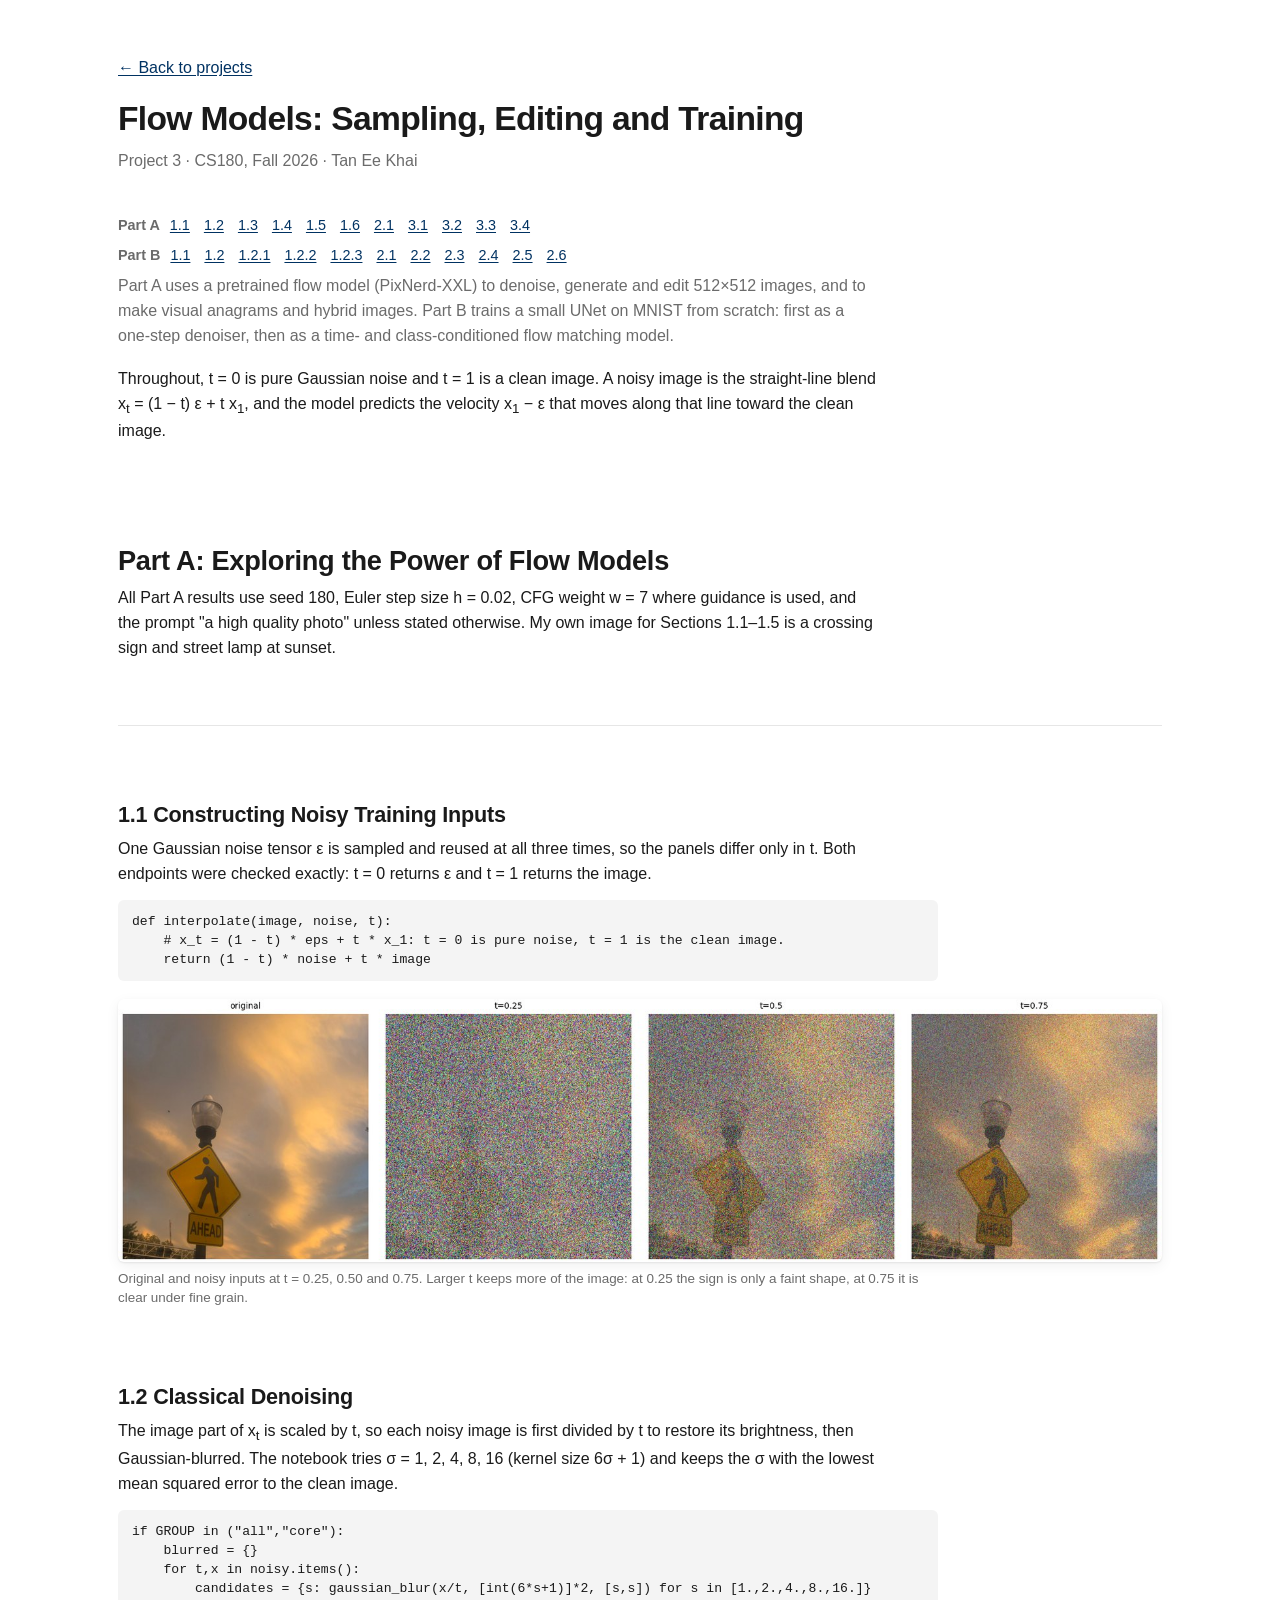
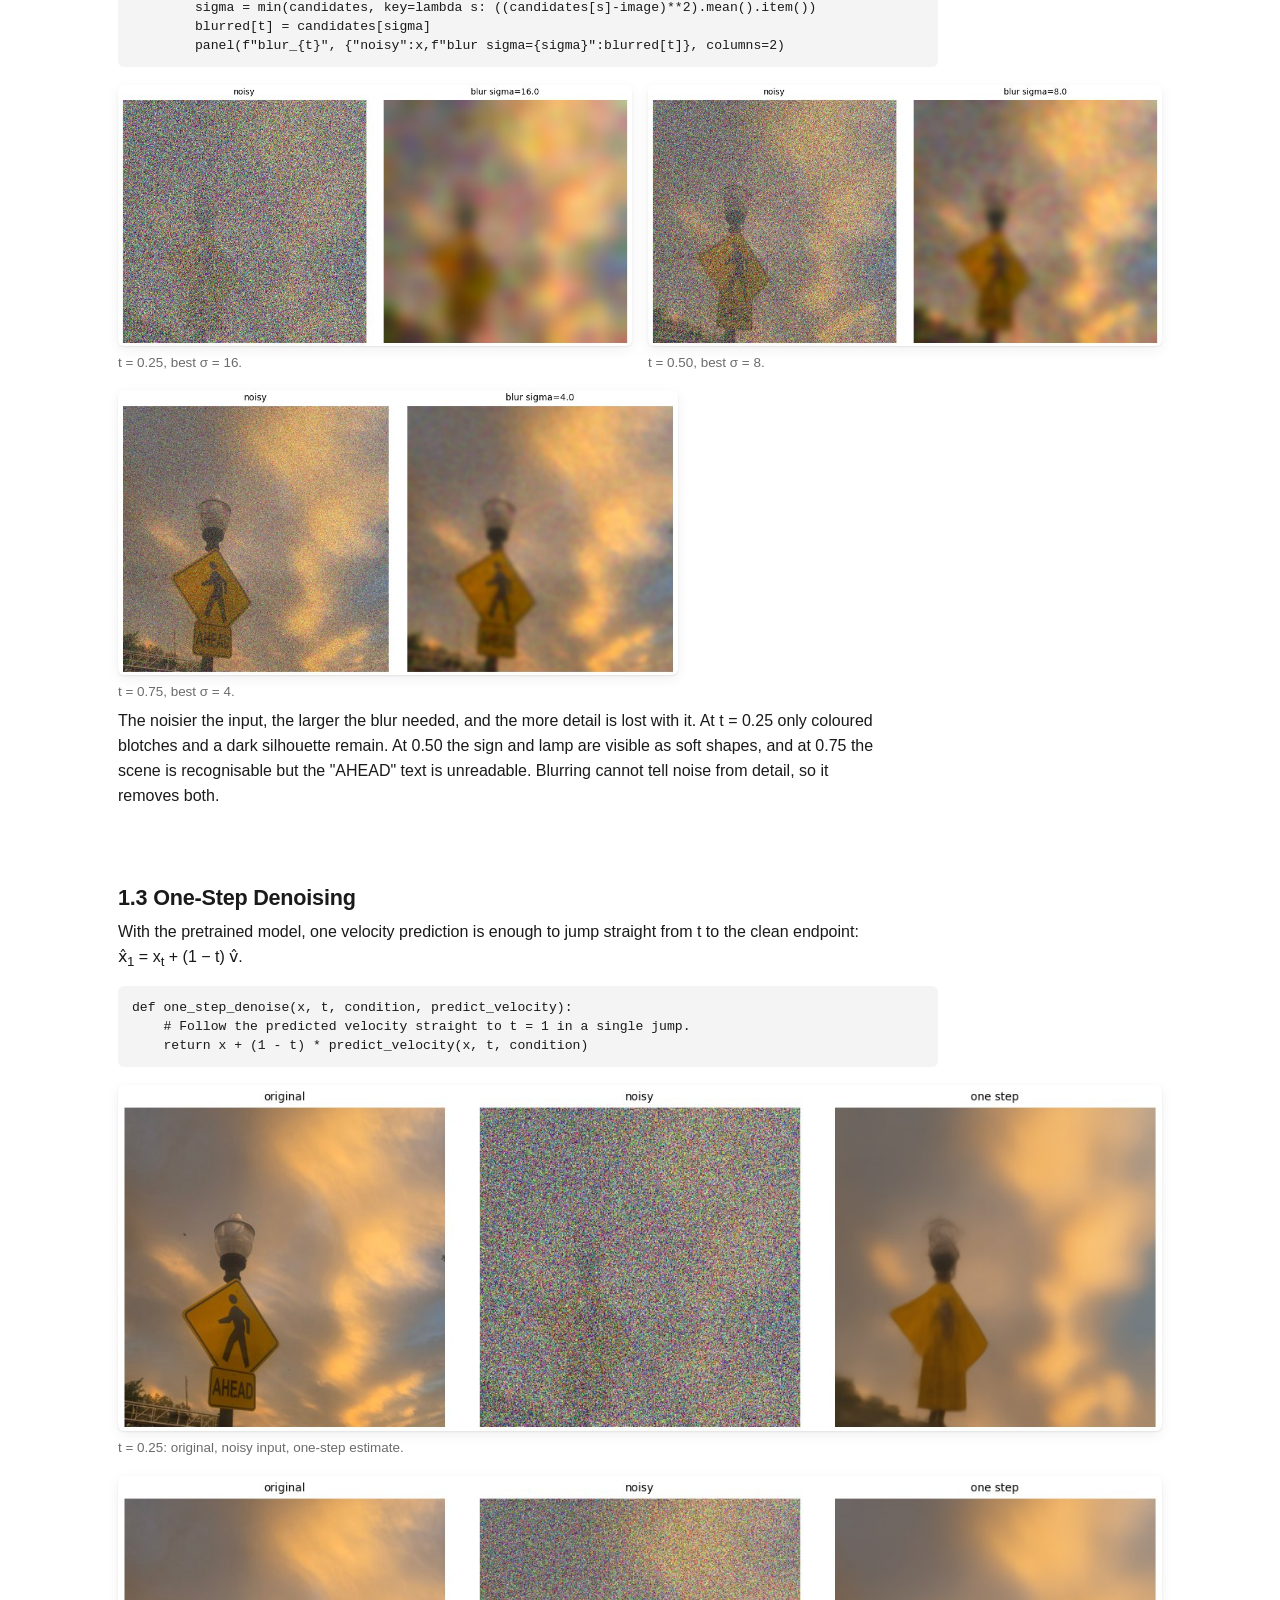
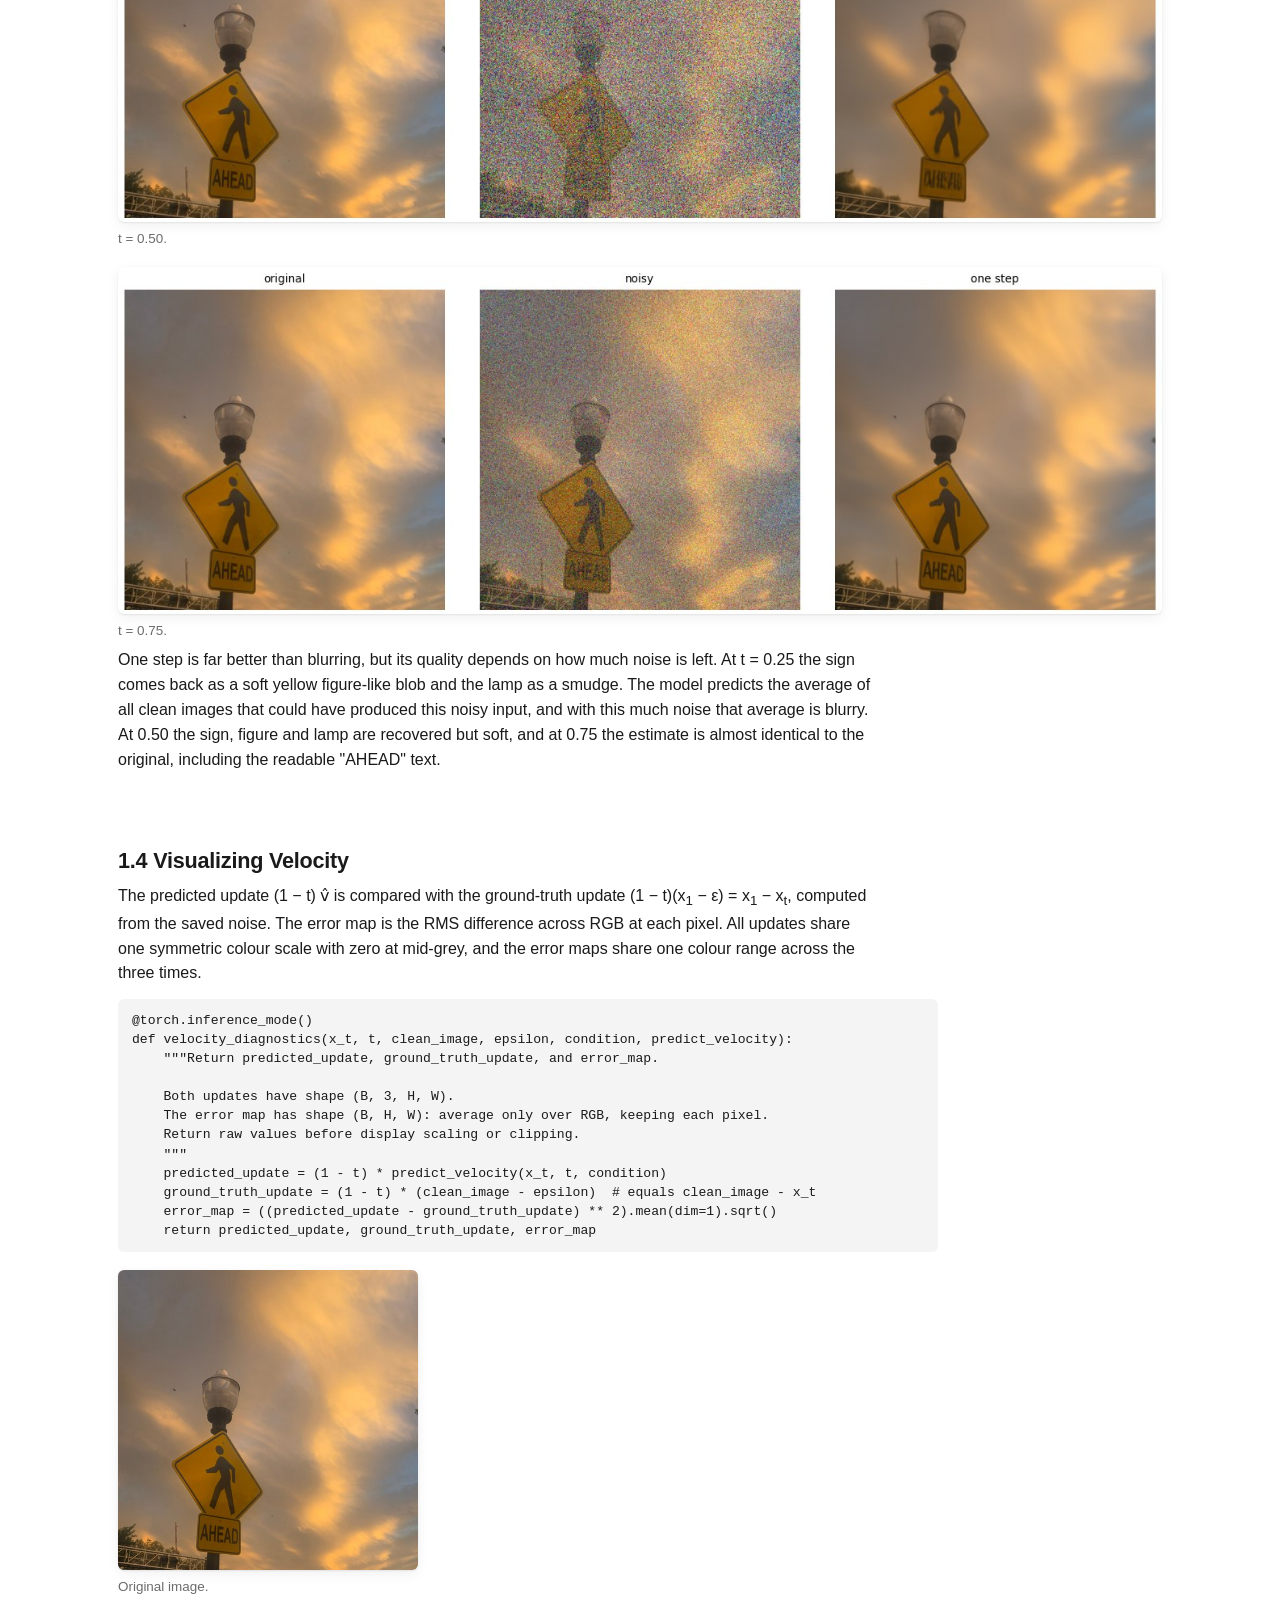
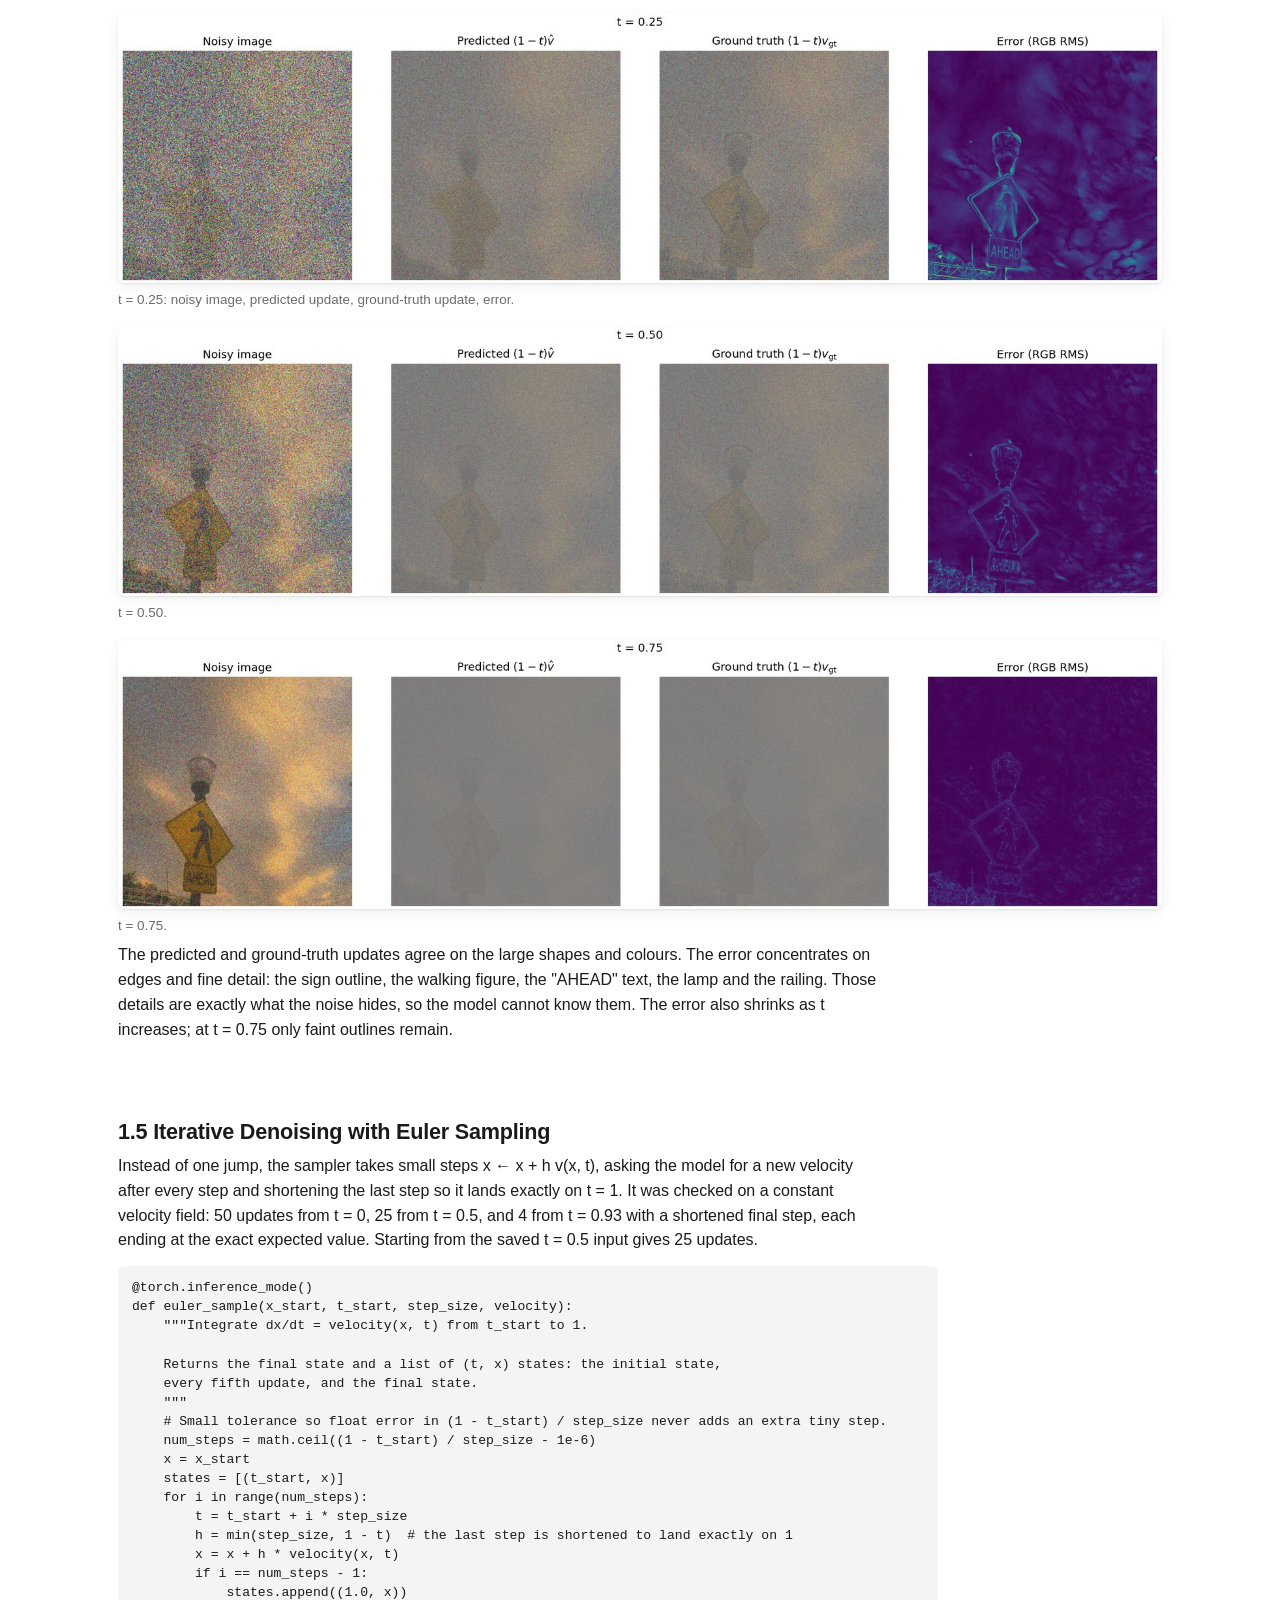
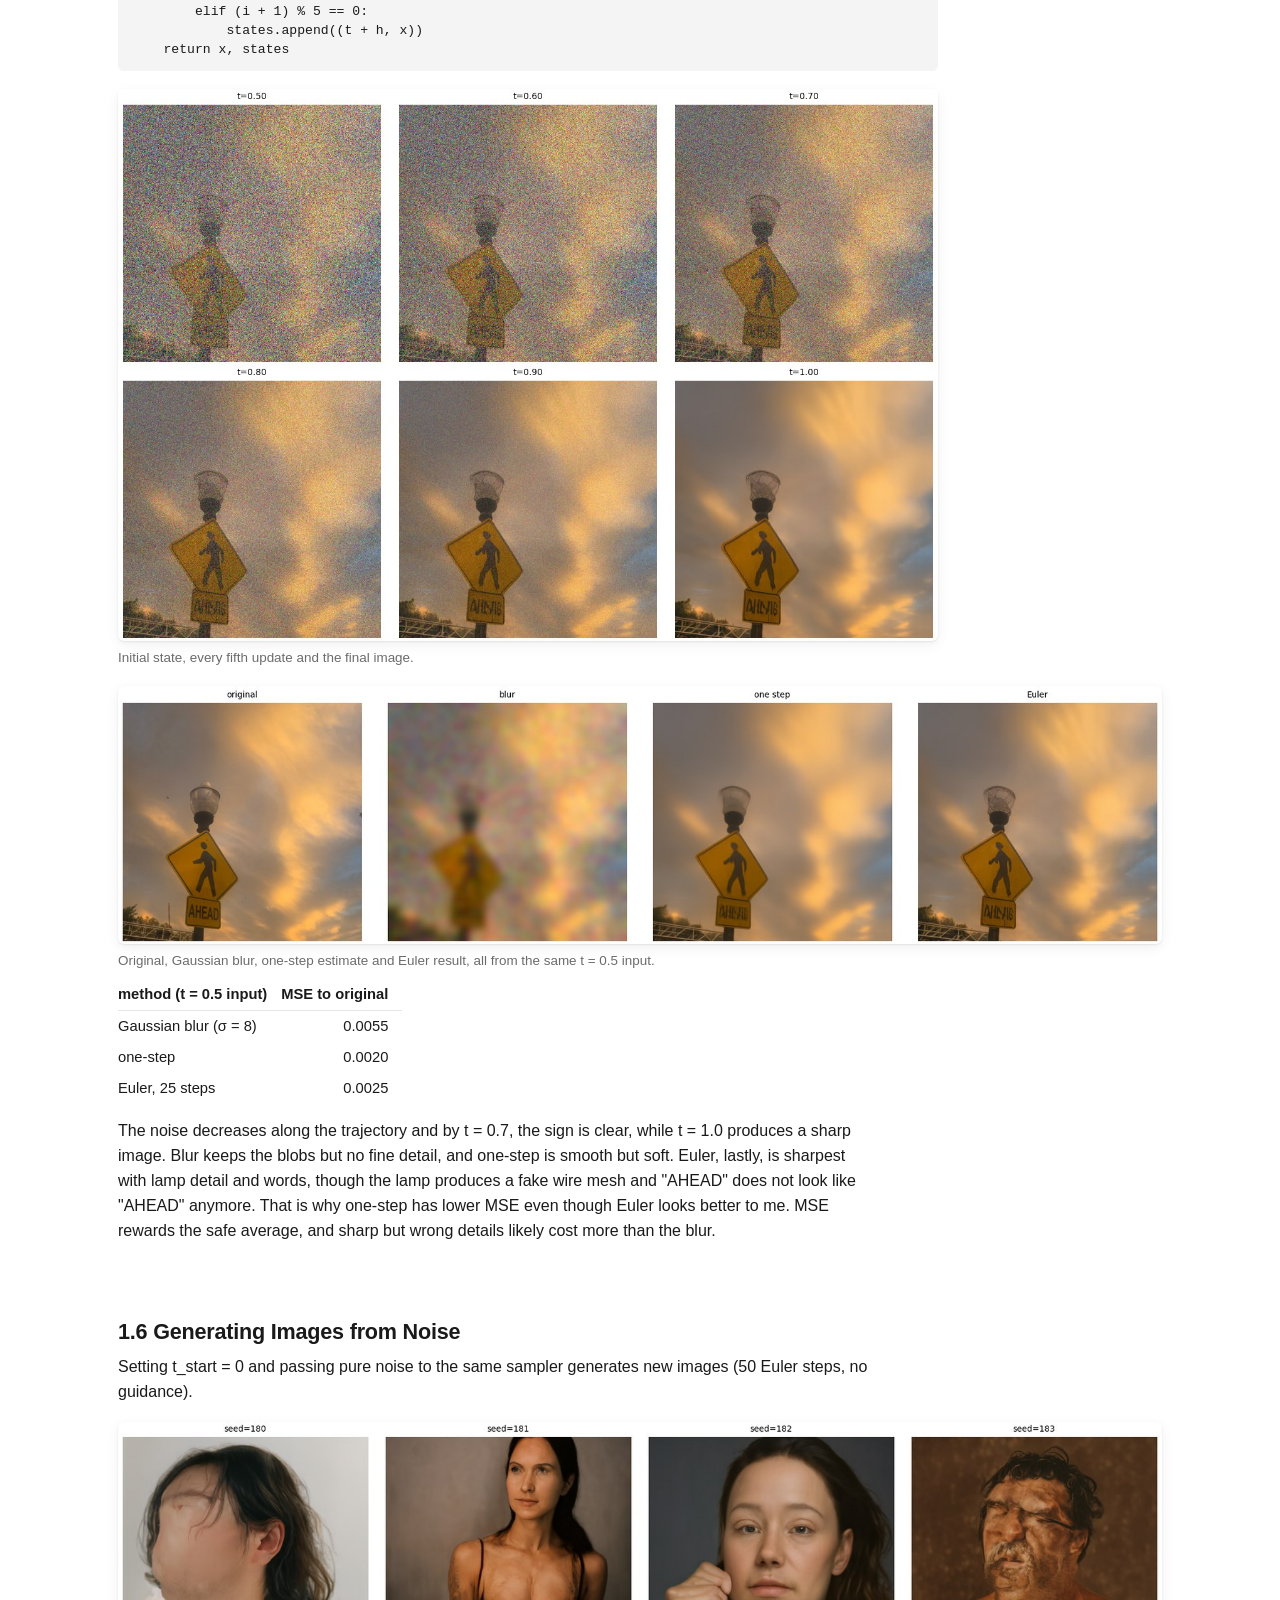
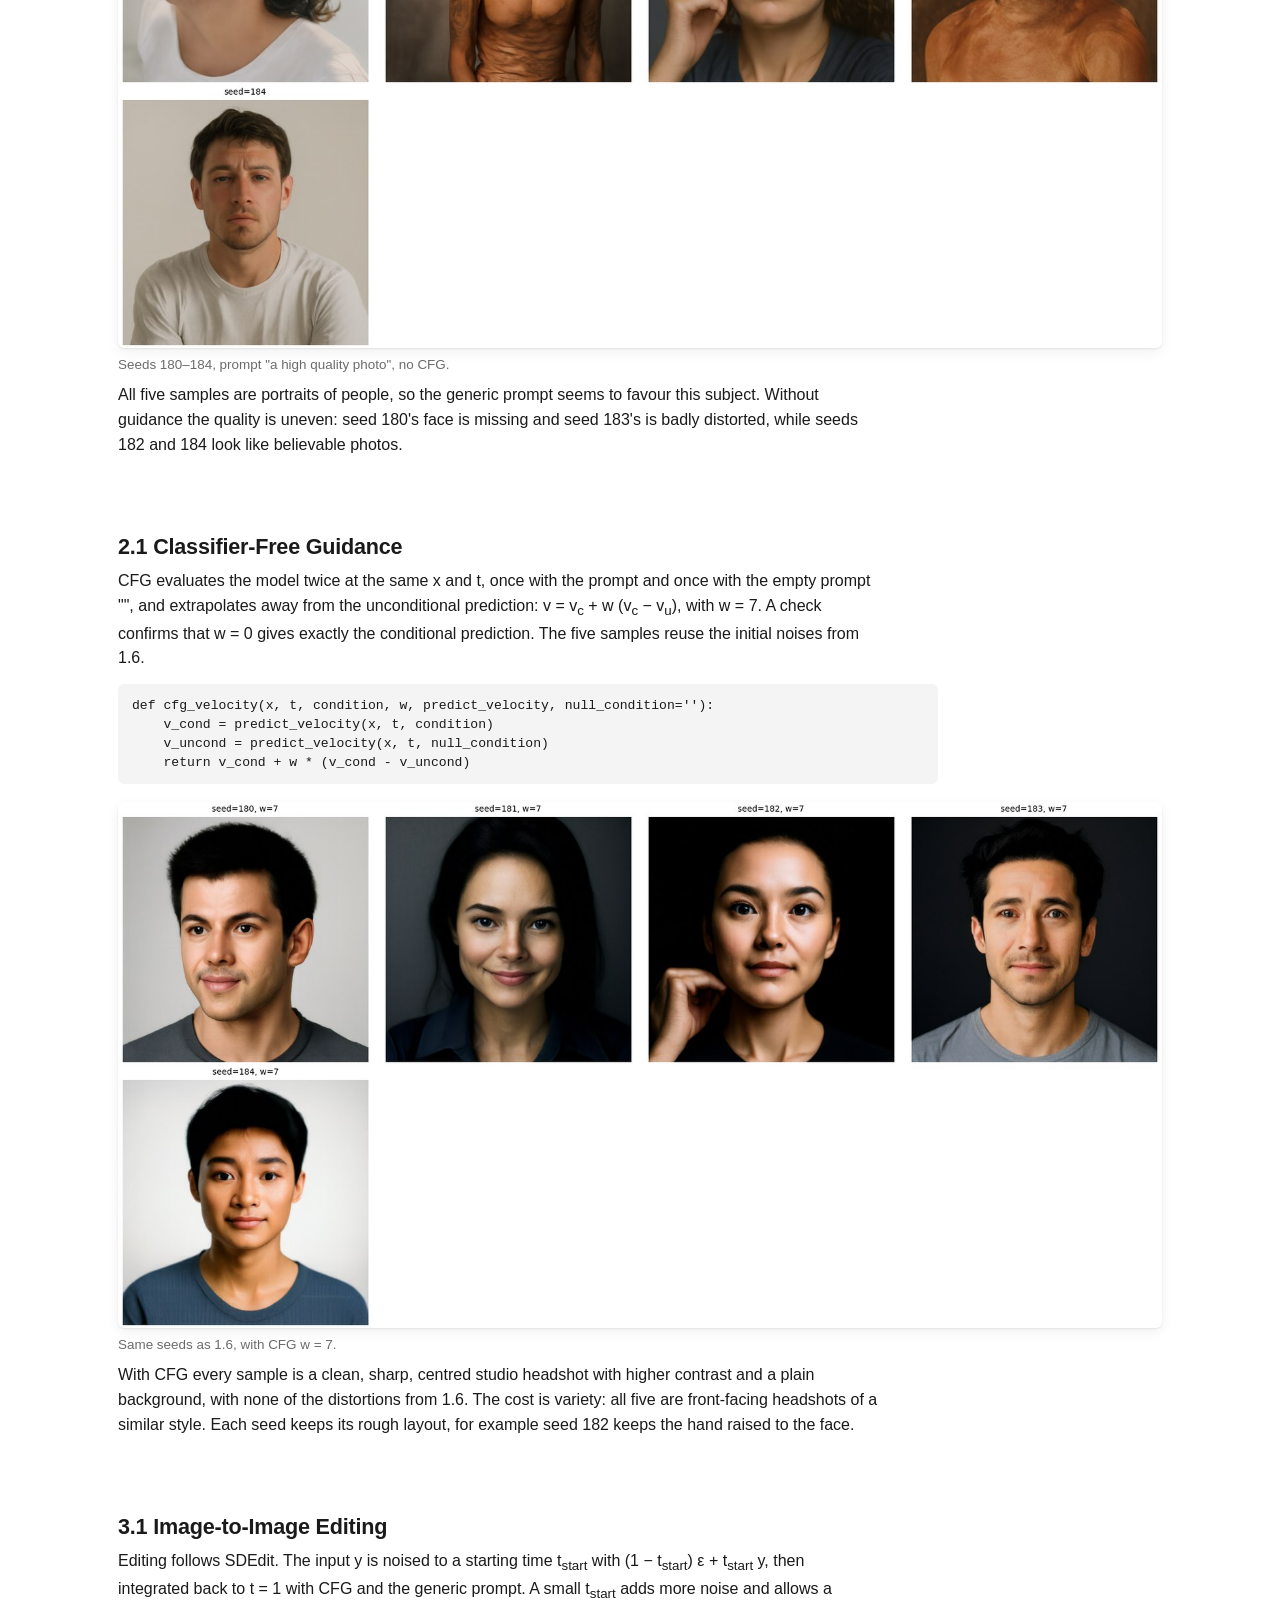
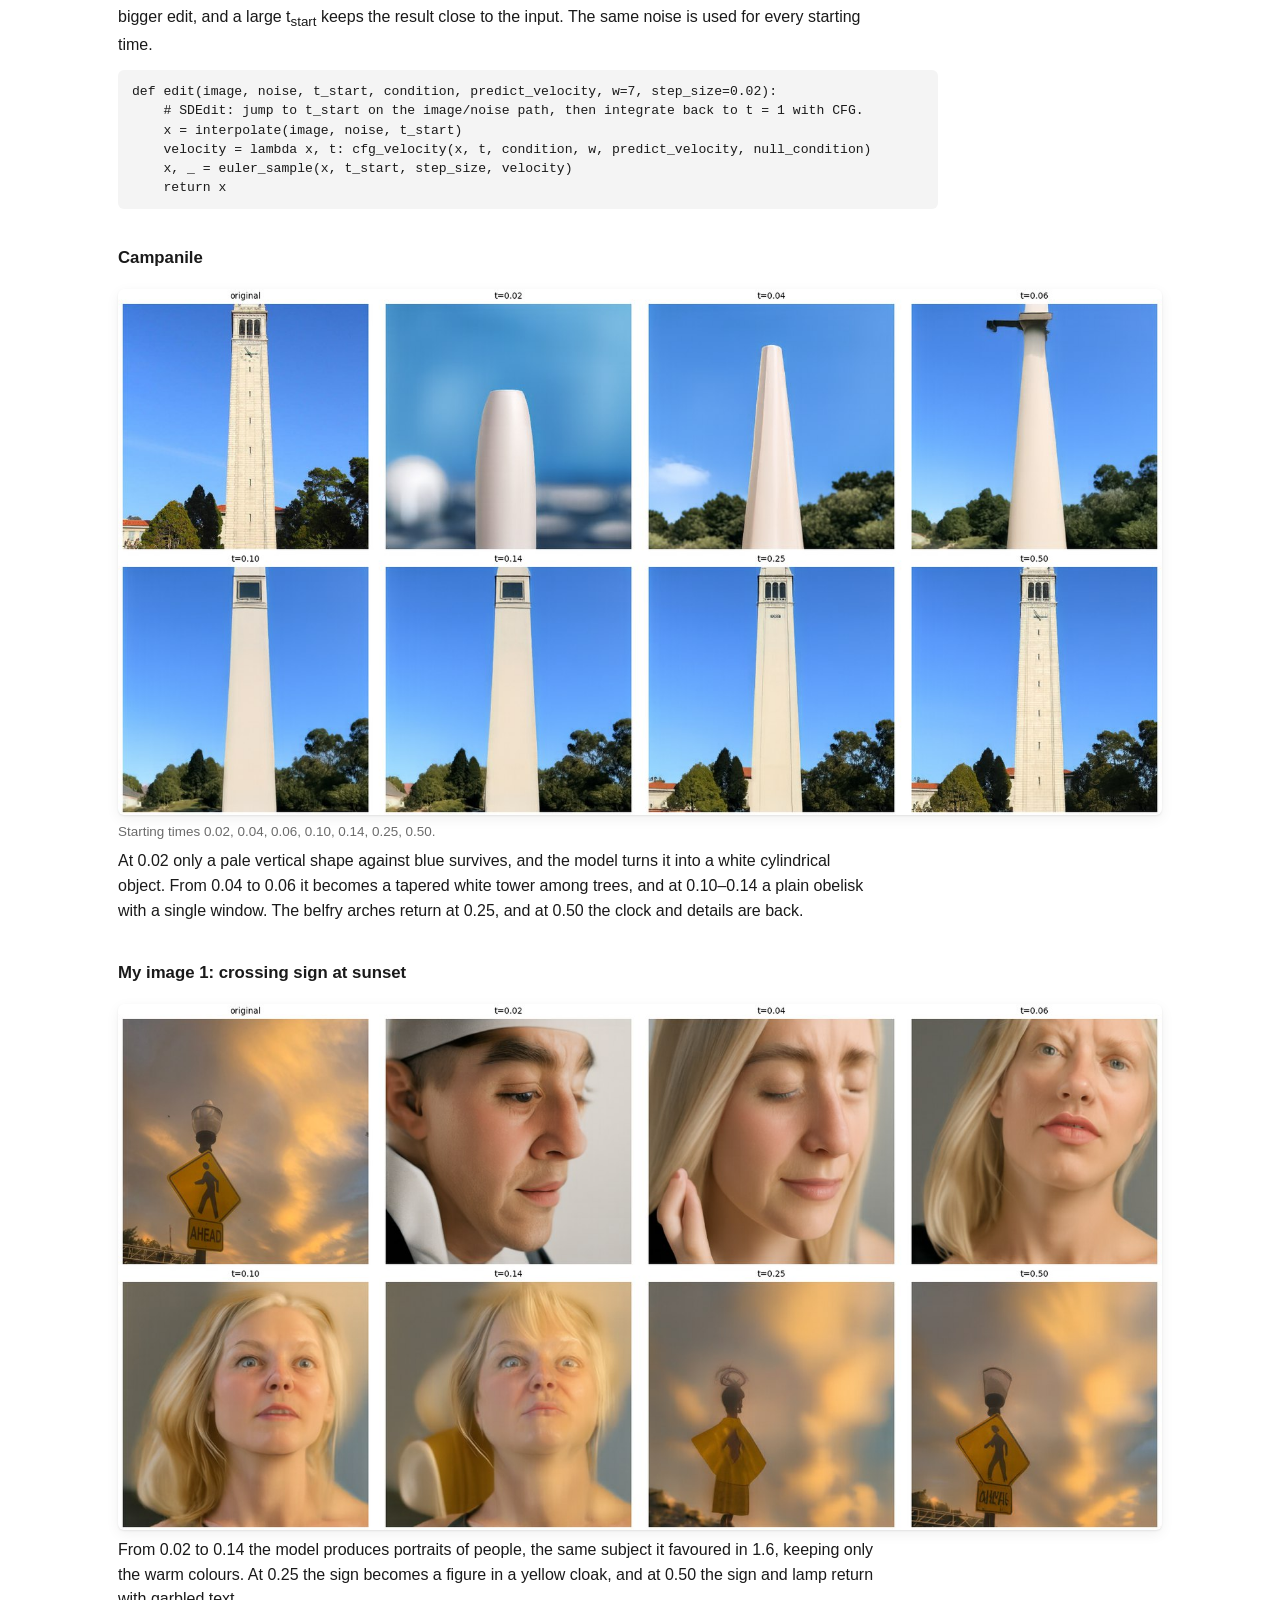
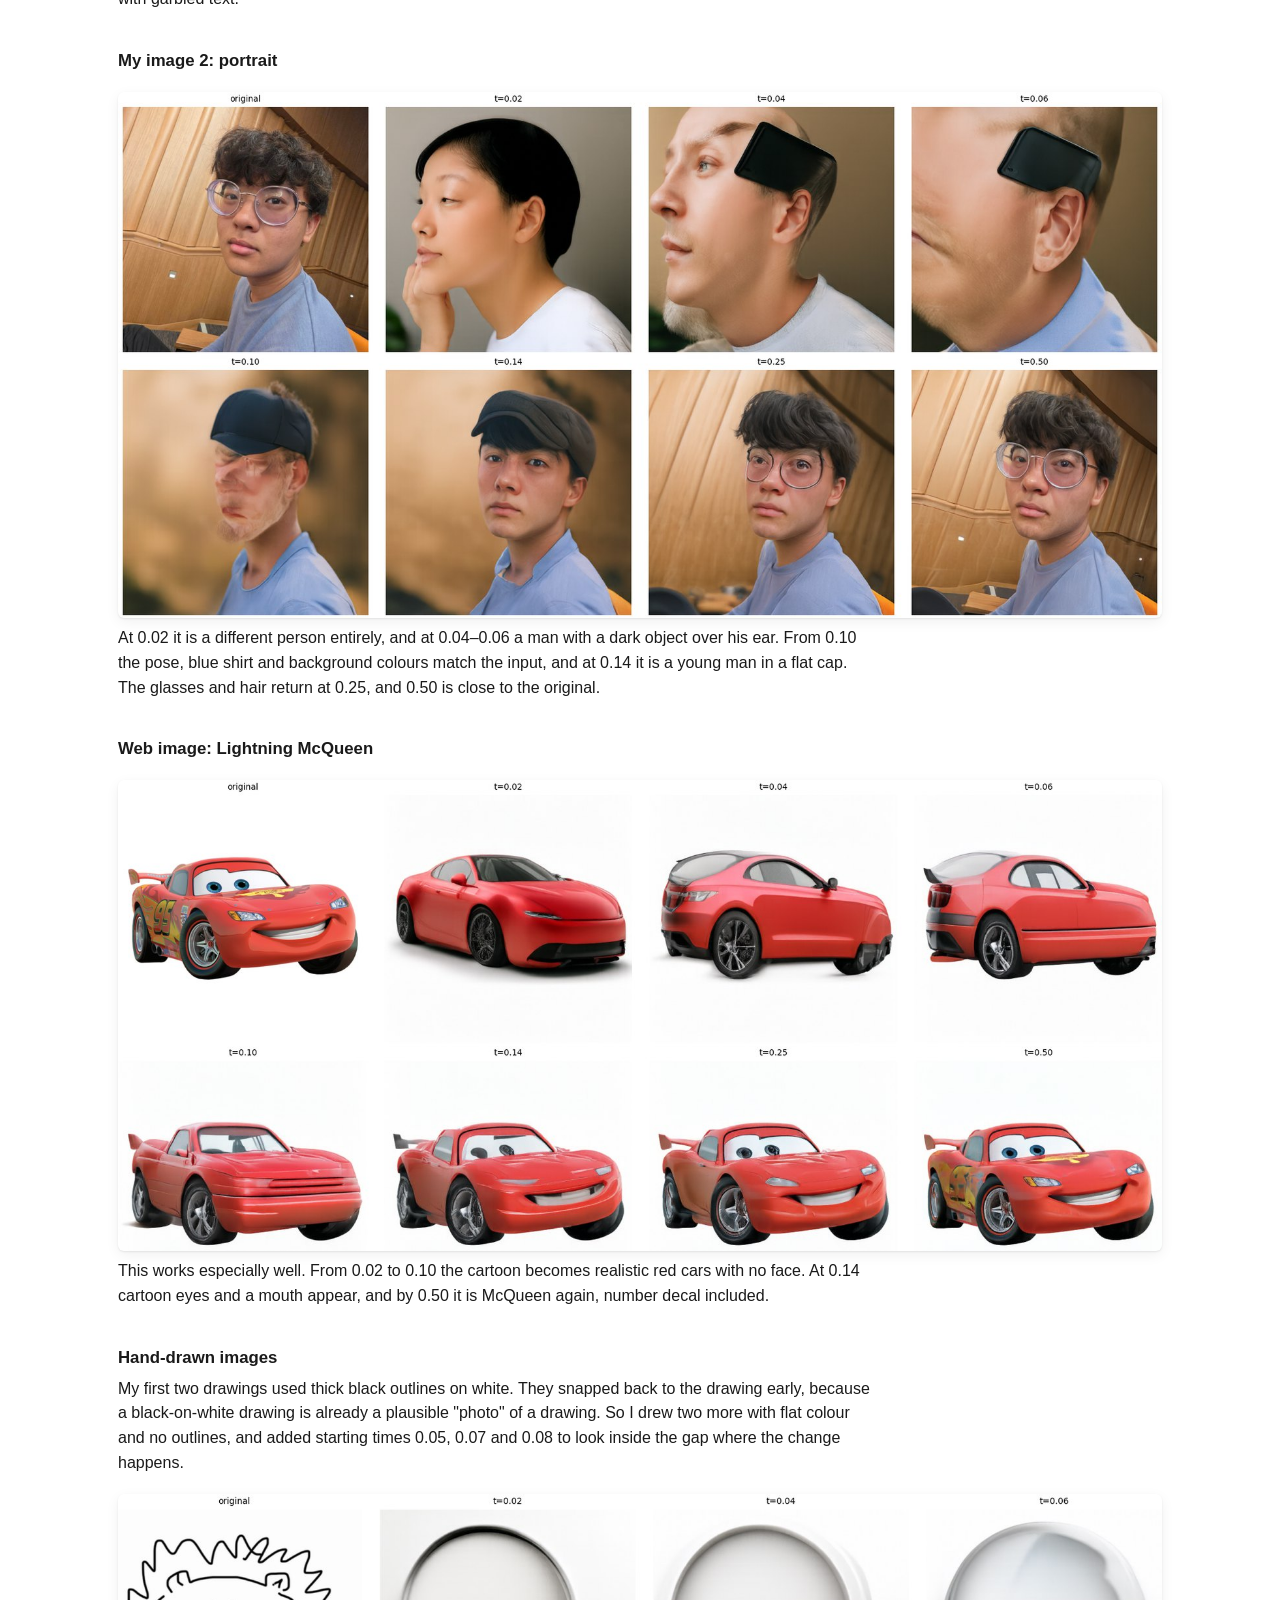
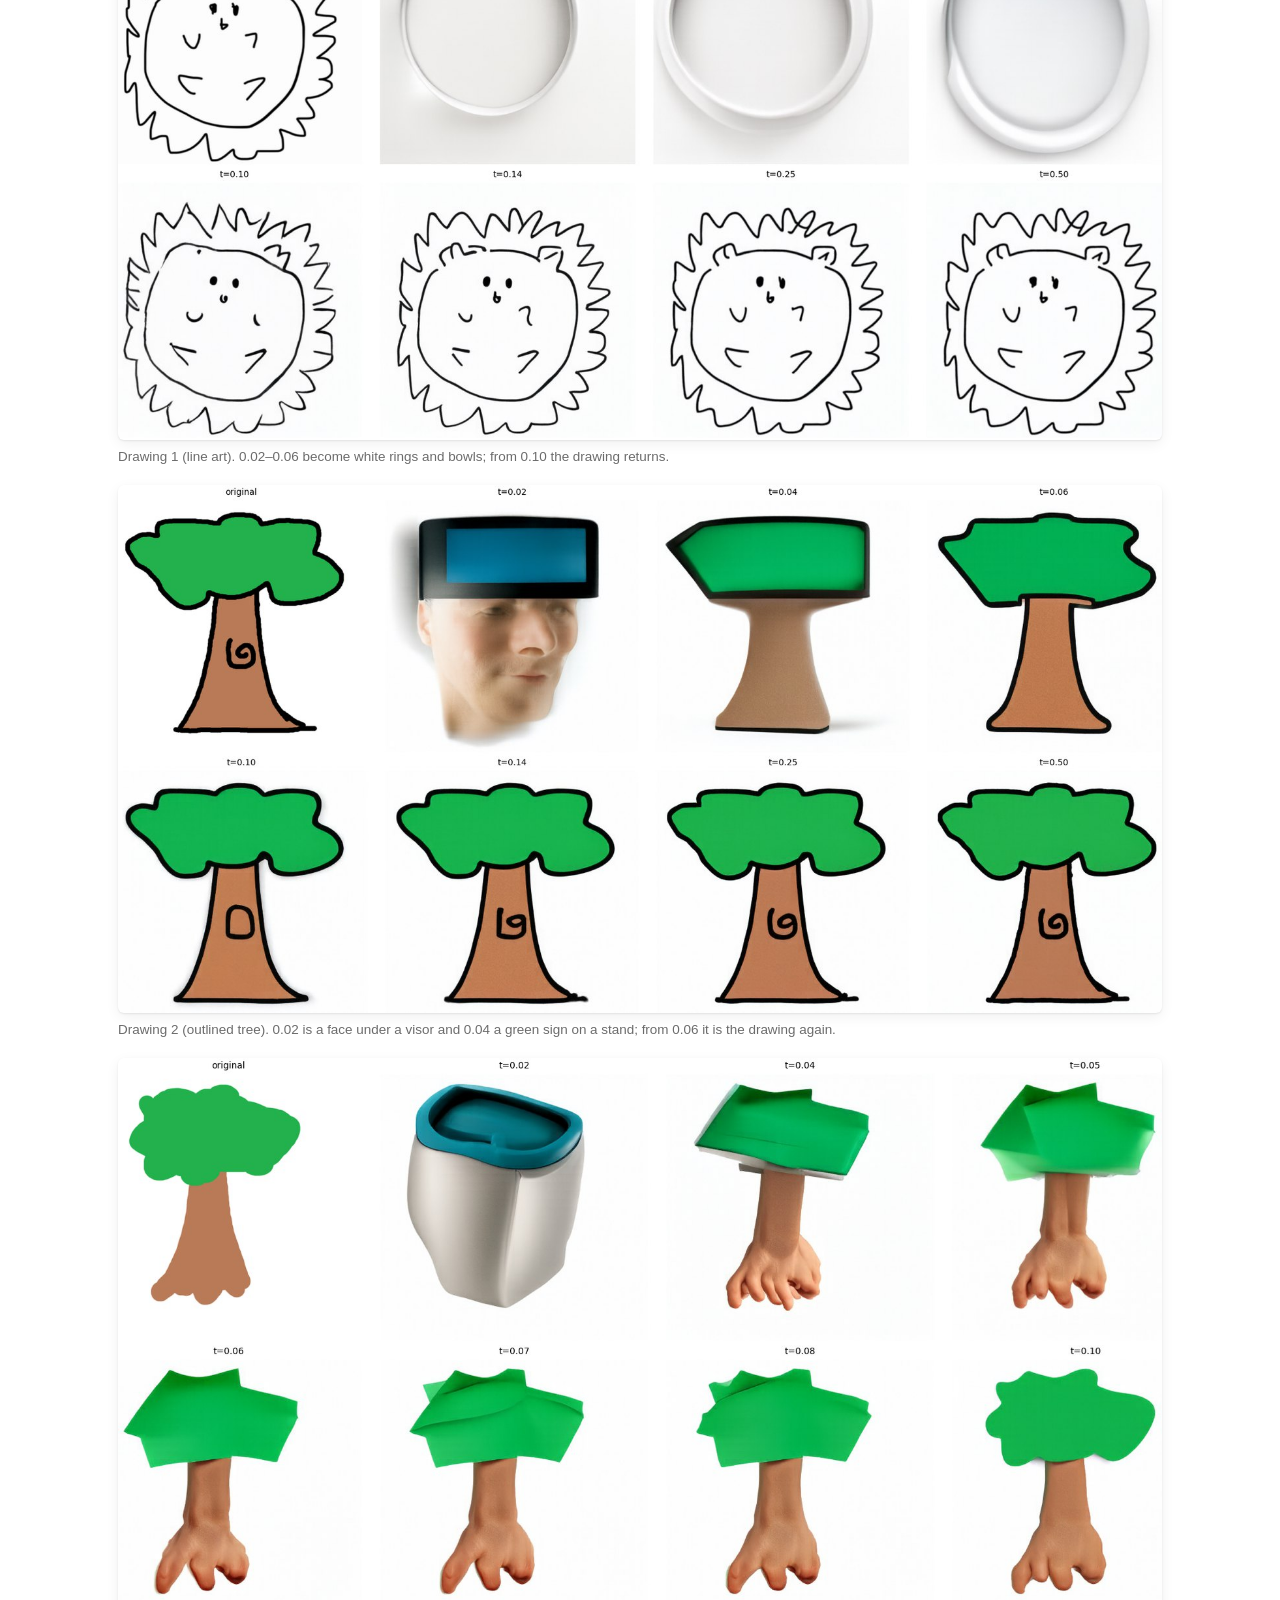
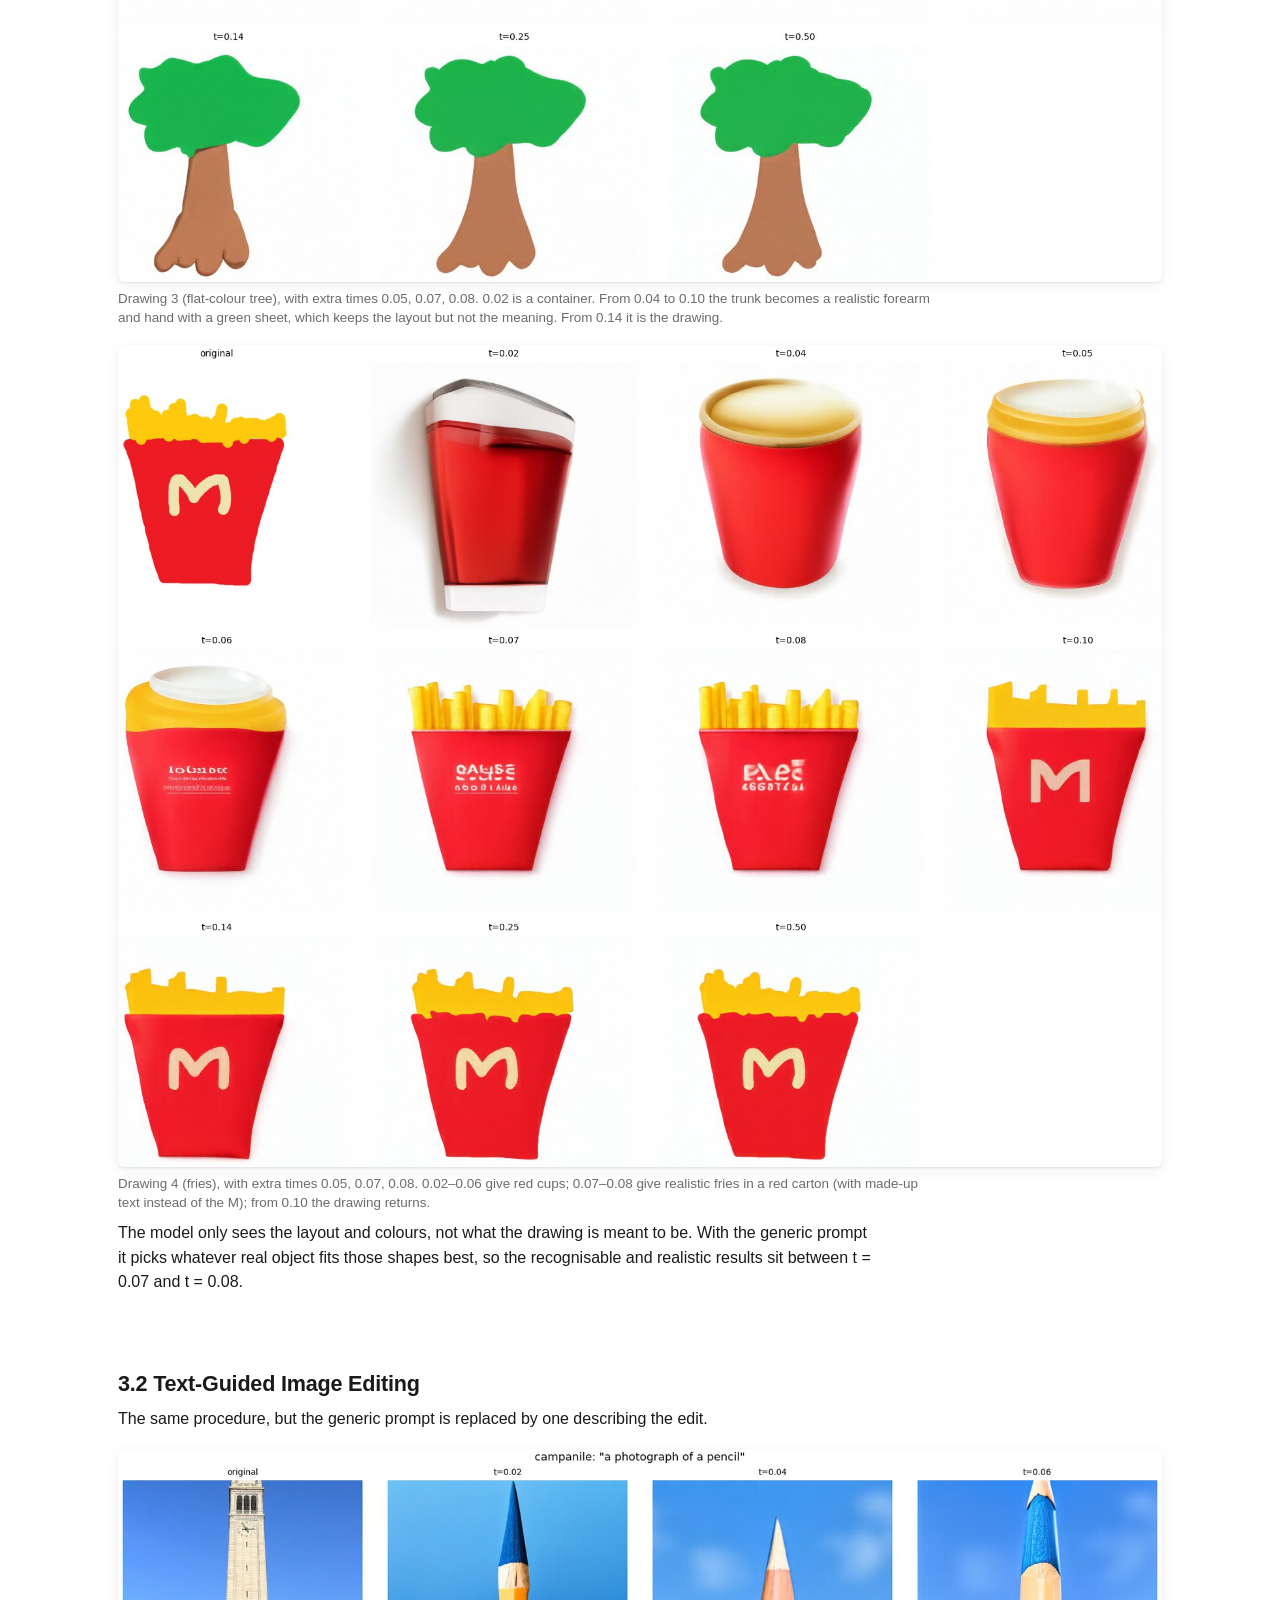
<file: proj3/index.html>
<!DOCTYPE html>
<html lang="en">
<head>
<meta charset="utf-8">
<meta name="viewport" content="width=device-width, initial-scale=1">
<title>Project 3 — Flow Models</title>
<style>
:root {
  --bg: #ffffff; --text: #1a1a1a; --muted: #6b6b6b; --border: #e6e6e6; --accent: #003262; --code: #f4f4f4; --card: #fafafa;
}
@media (prefers-color-scheme: dark) {
  :root { --bg: #131416; --text: #e8e6e3; --muted: #9a9894; --border: #2a2d31; --accent: #7fb3e8; --code: #1e2124; --card: #191b1e; }
}
* { box-sizing: border-box; }
body { margin: 0; background: var(--bg); color: var(--text);
  font-family: -apple-system, BlinkMacSystemFont, "Segoe UI", Roboto, Helvetica, Arial, sans-serif;
  font-size: 16px; line-height: 1.55; }
.wrap { max-width: 1100px; margin: 0 auto; padding: 56px 28px 96px; }
h1 { font-size: 2.1rem; font-weight: 600; margin: 0 0 4px; letter-spacing: -0.02em; }
h2 { font-size: 1.35rem; font-weight: 600; margin: 72px 0 6px; letter-spacing: -0.01em; }
h3 { font-size: 1.05rem; font-weight: 600; margin: 36px 0 6px; }
.part { font-size: 1.7rem; margin: 96px 0 4px; }
.sub { color: var(--muted); margin: 0 0 40px; }
.lead { color: var(--muted); margin: 0 0 18px; max-width: 760px; }
a { color: var(--accent); text-underline-offset: 2px; }
p { margin: 0 0 12px; max-width: 760px; }
code { background: var(--code); padding: 1px 5px; border-radius: 4px; font-size: 0.88em; }
pre { background: var(--code); padding: 12px 14px; border-radius: 6px; overflow-x: auto; font-size: 0.82em; line-height: 1.45; max-width: 820px; }
figure { margin: 18px 0 8px; }
figure img { width: 100%; height: auto; display: block; border-radius: 6px; background: var(--card);
  box-shadow: 0 1px 2px rgba(0,0,0,.08), 0 4px 14px rgba(0,0,0,.06); }
figure.narrow img { max-width: 560px; }
figure.mid img { max-width: 820px; }
figcaption { margin-top: 8px; font-size: 0.84rem; line-height: 1.4; color: var(--muted); max-width: 820px; }
.pair { display: grid; grid-template-columns: 1fr 1fr; gap: 16px; margin: 18px 0 8px; }
.pair figure { margin: 0; }
@media (max-width: 700px) { .pair { grid-template-columns: 1fr; } }
.hybrid { display: grid; grid-template-columns: minmax(0, 420px) auto; gap: 24px; align-items: end; margin: 18px 0 8px; }
.hybrid figure { margin: 0; }
.hybrid figure.far img { width: 64px; height: 64px; }
@media (max-width: 560px) { .hybrid { grid-template-columns: 1fr; } }
table.nums { border-collapse: collapse; font-size: 0.92rem; margin: 8px 0 16px; }
table.nums th, table.nums td { padding: 4px 14px 4px 0; text-align: left; }
table.nums th { border-bottom: 1px solid var(--border); font-weight: 600; }
table.nums td.r, table.nums th.r { text-align: right; }
hr { border: 0; border-top: 1px solid var(--border); margin: 64px 0 0; }
nav.toc { font-size: 0.9rem; color: var(--muted); margin: 0 0 8px; }
nav.toc a { margin-right: 14px; }
nav.toc span { margin-right: 10px; font-weight: 600; }
</style>
</head>
<body>
<div class="wrap">
  <p><a href="../">← Back to projects</a></p>
  <h1>Flow Models: Sampling, Editing and Training</h1>
  <p class="sub">Project 3 · CS180, Fall 2026 · Tan Ee Khai</p>
  <nav class="toc">
    <span>Part A</span><a href="#a11">1.1</a><a href="#a12">1.2</a><a href="#a13">1.3</a><a href="#a14">1.4</a><a href="#a15">1.5</a><a href="#a16">1.6</a><a href="#a21">2.1</a><a href="#a31">3.1</a><a href="#a32">3.2</a><a href="#a33">3.3</a><a href="#a34">3.4</a>
  </nav>
  <nav class="toc">
    <span>Part B</span><a href="#b11">1.1</a><a href="#b12">1.2</a><a href="#b121">1.2.1</a><a href="#b122">1.2.2</a><a href="#b123">1.2.3</a><a href="#b21">2.1</a><a href="#b22">2.2</a><a href="#b23">2.3</a><a href="#b24">2.4</a><a href="#b25">2.5</a><a href="#b26">2.6</a>
  </nav>

  <p class="lead">Part A uses a pretrained flow model (PixNerd-XXL) to denoise, generate and edit 512×512 images, and to make visual anagrams and hybrid images. Part B trains a small UNet on MNIST from scratch: first as a one-step denoiser, then as a time- and class-conditioned flow matching model.</p>

  <p>Throughout, t = 0 is pure Gaussian noise and t = 1 is a clean image. A noisy image is the straight-line blend x<sub>t</sub> = (1 − t) ε + t x<sub>1</sub>, and the model predicts the velocity x<sub>1</sub> − ε that moves along that line toward the clean image.</p>

  <!-- ===================================================== PART A -->
  <h2 class="part" id="partA">Part A: Exploring the Power of Flow Models</h2>
  <p>All Part A results use seed 180, Euler step size h = 0.02, CFG weight w = 7 where guidance is used, and the prompt "a high quality photo" unless stated otherwise. My own image for Sections 1.1–1.5 is a crossing sign and street lamp at sunset.</p>

  <hr>
  <h2 id="a11">1.1 Constructing Noisy Training Inputs</h2>
  <p>One Gaussian noise tensor ε is sampled and reused at all three times, so the panels differ only in t. Both endpoints were checked exactly: t = 0 returns ε and t = 1 returns the image.</p>
<pre>def interpolate(image, noise, t):
    # x_t = (1 - t) * eps + t * x_1: t = 0 is pure noise, t = 1 is the clean image.
    return (1 - t) * noise + t * image</pre>
  <figure>
    <img src="images/a11_training_inputs.jpg" alt="Original image and noisy versions at t = 0.25, 0.5, 0.75">
    <figcaption>Original and noisy inputs at t = 0.25, 0.50 and 0.75. Larger t keeps more of the image: at 0.25 the sign is only a faint shape, at 0.75 it is clear under fine grain.</figcaption>
  </figure>

  <h2 id="a12">1.2 Classical Denoising</h2>
  <p>The image part of x<sub>t</sub> is scaled by t, so each noisy image is first divided by t to restore its brightness, then Gaussian-blurred. The notebook tries σ = 1, 2, 4, 8, 16 (kernel size 6σ + 1) and keeps the σ with the lowest mean squared error to the clean image.</p>
<pre>if GROUP in ("all","core"):
    blurred = {}
    for t,x in noisy.items():
        candidates = {s: gaussian_blur(x/t, [int(6*s+1)]*2, [s,s]) for s in [1.,2.,4.,8.,16.]}
        sigma = min(candidates, key=lambda s: ((candidates[s]-image)**2).mean().item())
        blurred[t] = candidates[sigma]
        panel(f"blur_{t}", {"noisy":x,f"blur sigma={sigma}":blurred[t]}, columns=2)</pre>
  <div class="pair">
    <figure><img src="images/a12_blur_025.jpg" alt="Blur baseline at t = 0.25"><figcaption>t = 0.25, best σ = 16.</figcaption></figure>
    <figure><img src="images/a12_blur_050.jpg" alt="Blur baseline at t = 0.5"><figcaption>t = 0.50, best σ = 8.</figcaption></figure>
  </div>
  <figure class="narrow"><img src="images/a12_blur_075.jpg" alt="Blur baseline at t = 0.75"><figcaption>t = 0.75, best σ = 4.</figcaption></figure>
  <p>The noisier the input, the larger the blur needed, and the more detail is lost with it. At t = 0.25 only coloured blotches and a dark silhouette remain. At 0.50 the sign and lamp are visible as soft shapes, and at 0.75 the scene is recognisable but the "AHEAD" text is unreadable. Blurring cannot tell noise from detail, so it removes both.</p>

  <h2 id="a13">1.3 One-Step Denoising</h2>
  <p>With the pretrained model, one velocity prediction is enough to jump straight from t to the clean endpoint: x̂<sub>1</sub> = x<sub>t</sub> + (1 − t) v̂.</p>
<pre>def one_step_denoise(x, t, condition, predict_velocity):
    # Follow the predicted velocity straight to t = 1 in a single jump.
    return x + (1 - t) * predict_velocity(x, t, condition)</pre>
  <figure><img src="images/a13_one_step_025.jpg" alt="One-step denoising at t = 0.25"><figcaption>t = 0.25: original, noisy input, one-step estimate.</figcaption></figure>
  <figure><img src="images/a13_one_step_050.jpg" alt="One-step denoising at t = 0.5"><figcaption>t = 0.50.</figcaption></figure>
  <figure><img src="images/a13_one_step_075.jpg" alt="One-step denoising at t = 0.75"><figcaption>t = 0.75.</figcaption></figure>
  <p>One step is far better than blurring, but its quality depends on how much noise is left. At t = 0.25 the sign comes back as a soft yellow figure-like blob and the lamp as a smudge. The model predicts the average of all clean images that could have produced this noisy input, and with this much noise that average is blurry. At 0.50 the sign, figure and lamp are recovered but soft, and at 0.75 the estimate is almost identical to the original, including the readable "AHEAD" text.</p>

  <h2 id="a14">1.4 Visualizing Velocity</h2>
  <p>The predicted update (1 − t) v̂ is compared with the ground-truth update (1 − t)(x<sub>1</sub> − ε) = x<sub>1</sub> − x<sub>t</sub>, computed from the saved noise. The error map is the RMS difference across RGB at each pixel. All updates share one symmetric colour scale with zero at mid-grey, and the error maps share one colour range across the three times.</p>
<pre>@torch.inference_mode()
def velocity_diagnostics(x_t, t, clean_image, epsilon, condition, predict_velocity):
    """Return predicted_update, ground_truth_update, and error_map.

    Both updates have shape (B, 3, H, W).
    The error map has shape (B, H, W): average only over RGB, keeping each pixel.
    Return raw values before display scaling or clipping.
    """
    predicted_update = (1 - t) * predict_velocity(x_t, t, condition)
    ground_truth_update = (1 - t) * (clean_image - epsilon)  # equals clean_image - x_t
    error_map = ((predicted_update - ground_truth_update) ** 2).mean(dim=1).sqrt()
    return predicted_update, ground_truth_update, error_map</pre>
  <figure class="narrow" style="max-width:300px"><img src="images/a14_velocity_original.jpg" alt="Original image"><figcaption>Original image.</figcaption></figure>
  <figure><img src="images/a14_velocity_025.jpg" alt="Velocity visualization at t = 0.25"><figcaption>t = 0.25: noisy image, predicted update, ground-truth update, error.</figcaption></figure>
  <figure><img src="images/a14_velocity_050.jpg" alt="Velocity visualization at t = 0.5"><figcaption>t = 0.50.</figcaption></figure>
  <figure><img src="images/a14_velocity_075.jpg" alt="Velocity visualization at t = 0.75"><figcaption>t = 0.75.</figcaption></figure>
  <p>The predicted and ground-truth updates agree on the large shapes and colours. The error concentrates on edges and fine detail: the sign outline, the walking figure, the "AHEAD" text, the lamp and the railing. Those details are exactly what the noise hides, so the model cannot know them. The error also shrinks as t increases; at t = 0.75 only faint outlines remain.</p>

  <h2 id="a15">1.5 Iterative Denoising with Euler Sampling</h2>
  <p>Instead of one jump, the sampler takes small steps x ← x + h v(x, t), asking the model for a new velocity after every step and shortening the last step so it lands exactly on t = 1. It was checked on a constant velocity field: 50 updates from t = 0, 25 from t = 0.5, and 4 from t = 0.93 with a shortened final step, each ending at the exact expected value. Starting from the saved t = 0.5 input gives 25 updates.</p>
<pre>@torch.inference_mode()
def euler_sample(x_start, t_start, step_size, velocity):
    """Integrate dx/dt = velocity(x, t) from t_start to 1.

    Returns the final state and a list of (t, x) states: the initial state,
    every fifth update, and the final state.
    """
    # Small tolerance so float error in (1 - t_start) / step_size never adds an extra tiny step.
    num_steps = math.ceil((1 - t_start) / step_size - 1e-6)
    x = x_start
    states = [(t_start, x)]
    for i in range(num_steps):
        t = t_start + i * step_size
        h = min(step_size, 1 - t)  # the last step is shortened to land exactly on 1
        x = x + h * velocity(x, t)
        if i == num_steps - 1:
            states.append((1.0, x))
        elif (i + 1) % 5 == 0:
            states.append((t + h, x))
    return x, states</pre>
  <figure class="mid"><img src="images/a15_trajectory.jpg" alt="Euler trajectory from t = 0.5"><figcaption>Initial state, every fifth update and the final image.</figcaption></figure>
  <figure><img src="images/a15_comparison.jpg" alt="Original, Gaussian blur, one-step and Euler results"><figcaption>Original, Gaussian blur, one-step estimate and Euler result, all from the same t = 0.5 input.</figcaption></figure>
  <table class="nums">
    <tr><th>method (t = 0.5 input)</th><th class="r">MSE to original</th></tr>
    <tr><td>Gaussian blur (σ = 8)</td><td class="r">0.0055</td></tr>
    <tr><td>one-step</td><td class="r">0.0020</td></tr>
    <tr><td>Euler, 25 steps</td><td class="r">0.0025</td></tr>
  </table>
  <p>The noise decreases along the trajectory and by t = 0.7, the sign is clear, while t = 1.0 produces a sharp image. Blur keeps the blobs but no fine detail, and one-step is smooth but soft. Euler, lastly, is sharpest with lamp detail and words, though the lamp produces a fake wire mesh and "AHEAD" does not look like "AHEAD" anymore. That is why one-step has lower MSE even though Euler looks better to me. MSE rewards the safe average, and sharp but wrong details likely cost more than the blur.</p>

  <h2 id="a16">1.6 Generating Images from Noise</h2>
  <p>Setting t_start = 0 and passing pure noise to the same sampler generates new images (50 Euler steps, no guidance).</p>
  <figure><img src="images/a16_conditional_samples.jpg" alt="Five samples from pure noise, seeds 180 to 184"><figcaption>Seeds 180–184, prompt "a high quality photo", no CFG.</figcaption></figure>
  <p>All five samples are portraits of people, so the generic prompt seems to favour this subject. Without guidance the quality is uneven: seed 180's face is missing and seed 183's is badly distorted, while seeds 182 and 184 look like believable photos.</p>

  <h2 id="a21">2.1 Classifier-Free Guidance</h2>
  <p>CFG evaluates the model twice at the same x and t, once with the prompt and once with the empty prompt "", and extrapolates away from the unconditional prediction: v = v<sub>c</sub> + w (v<sub>c</sub> − v<sub>u</sub>), with w = 7. A check confirms that w = 0 gives exactly the conditional prediction. The five samples reuse the initial noises from 1.6.</p>
<pre>def cfg_velocity(x, t, condition, w, predict_velocity, null_condition=''):
    v_cond = predict_velocity(x, t, condition)
    v_uncond = predict_velocity(x, t, null_condition)
    return v_cond + w * (v_cond - v_uncond)</pre>
  <figure><img src="images/a21_cfg_samples.jpg" alt="Five CFG samples with w = 7"><figcaption>Same seeds as 1.6, with CFG w = 7.</figcaption></figure>
  <p>With CFG every sample is a clean, sharp, centred studio headshot with higher contrast and a plain background, with none of the distortions from 1.6. The cost is variety: all five are front-facing headshots of a similar style. Each seed keeps its rough layout, for example seed 182 keeps the hand raised to the face.</p>

  <h2 id="a31">3.1 Image-to-Image Editing</h2>
  <p>Editing follows SDEdit. The input y is noised to a starting time t<sub>start</sub> with (1 − t<sub>start</sub>) ε + t<sub>start</sub> y, then integrated back to t = 1 with CFG and the generic prompt. A small t<sub>start</sub> adds more noise and allows a bigger edit, and a large t<sub>start</sub> keeps the result close to the input. The same noise is used for every starting time.</p>
<pre>def edit(image, noise, t_start, condition, predict_velocity, w=7, step_size=0.02):
    # SDEdit: jump to t_start on the image/noise path, then integrate back to t = 1 with CFG.
    x = interpolate(image, noise, t_start)
    velocity = lambda x, t: cfg_velocity(x, t, condition, w, predict_velocity, null_condition)
    x, _ = euler_sample(x, t_start, step_size, velocity)
    return x</pre>
  <h3>Campanile</h3>
  <figure><img src="images/a31_edit_campanile.jpg" alt="Campanile edits"><figcaption>Starting times 0.02, 0.04, 0.06, 0.10, 0.14, 0.25, 0.50.</figcaption></figure>
  <p>At 0.02 only a pale vertical shape against blue survives, and the model turns it into a white cylindrical object. From 0.04 to 0.06 it becomes a tapered white tower among trees, and at 0.10–0.14 a plain obelisk with a single window. The belfry arches return at 0.25, and at 0.50 the clock and details are back.</p>
  <h3>My image 1: crossing sign at sunset</h3>
  <figure><img src="images/a31_edit_my_image_1.jpg" alt="Edits of the crossing sign photo"></figure>
  <p>From 0.02 to 0.14 the model produces portraits of people, the same subject it favoured in 1.6, keeping only the warm colours. At 0.25 the sign becomes a figure in a yellow cloak, and at 0.50 the sign and lamp return with garbled text.</p>
  <h3>My image 2: portrait</h3>
  <figure><img src="images/a31_edit_my_image_2.jpg" alt="Edits of the portrait"></figure>
  <p>At 0.02 it is a different person entirely, and at 0.04–0.06 a man with a dark object over his ear. From 0.10 the pose, blue shirt and background colours match the input, and at 0.14 it is a young man in a flat cap. The glasses and hair return at 0.25, and 0.50 is close to the original.</p>

  <h3>Web image: Lightning McQueen</h3>
  <figure><img src="images/a31_edit_web_image.jpg" alt="Edits of a Lightning McQueen render"></figure>
  <p>This works especially well. From 0.02 to 0.10 the cartoon becomes realistic red cars with no face. At 0.14 cartoon eyes and a mouth appear, and by 0.50 it is McQueen again, number decal included.</p>

  <h3>Hand-drawn images</h3>
  <p>My first two drawings used thick black outlines on white. They snapped back to the drawing early, because a black-on-white drawing is already a plausible "photo" of a drawing. So I drew two more with flat colour and no outlines, and added starting times 0.05, 0.07 and 0.08 to look inside the gap where the change happens.</p>
  <figure><img src="images/a31_edit_drawing_1.jpg" alt="Edits of drawing 1, line art"><figcaption>Drawing 1 (line art). 0.02–0.06 become white rings and bowls; from 0.10 the drawing returns.</figcaption></figure>
  <figure><img src="images/a31_edit_drawing_2.jpg" alt="Edits of drawing 2, outlined tree"><figcaption>Drawing 2 (outlined tree). 0.02 is a face under a visor and 0.04 a green sign on a stand; from 0.06 it is the drawing again.</figcaption></figure>
  <figure><img src="images/a31_edit_drawing_3.jpg" alt="Edits of drawing 3, flat colour tree"><figcaption>Drawing 3 (flat-colour tree), with extra times 0.05, 0.07, 0.08. 0.02 is a container. From 0.04 to 0.10 the trunk becomes a realistic forearm and hand with a green sheet, which keeps the layout but not the meaning. From 0.14 it is the drawing.</figcaption></figure>
  <figure><img src="images/a31_edit_drawing_4.jpg" alt="Edits of drawing 4, fries"><figcaption>Drawing 4 (fries), with extra times 0.05, 0.07, 0.08. 0.02–0.06 give red cups; 0.07–0.08 give realistic fries in a red carton (with made-up text instead of the M); from 0.10 the drawing returns.</figcaption></figure>
  <p>The model only sees the layout and colours, not what the drawing is meant to be. With the generic prompt it picks whatever real object fits those shapes best, so the recognisable and realistic results sit between t = 0.07 and t = 0.08.</p>

  <h2 id="a32">3.2 Text-Guided Image Editing</h2>
  <p>The same procedure, but the generic prompt is replaced by one describing the edit.</p>
  <figure><img src="images/a32_text_edit_campanile.jpg" alt="Campanile edited toward a pencil"><figcaption>Campanile, prompt "a photograph of a pencil".</figcaption></figure>
  <p>From 0.02 to 0.10 the tower becomes a real pencil standing against the sky and trees, keeping its tall, narrow framing. At 0.14 it is a tower with a pencil-like surface, and from 0.25 the Campanile wins.</p>
  <figure><img src="images/a32_text_edit_my_image_1.jpg" alt="Sign photo edited toward a Van Gogh painting"><figcaption>My image 1, prompt "a Van Gogh painting of a street lamp".</figcaption></figure>
  <p>From 0.02 to 0.14 it is a swirling impasto painting of a street lamp, with the sign gone and the sunset turned into swirling skies. At 0.25 the sign returns, painted, and at 0.50 the photo is back with a light painted texture.</p>
  <figure><img src="images/a32_text_edit_my_image_2.jpg" alt="Portrait edited toward a Pixar character"><figcaption>My image 2, prompt "a Pixar 3D animated character".</figcaption></figure>
  <p>From 0.02 to 0.14 the portrait becomes a cartoon character with the same pose and blue shirt. At 0.25 the glasses and curly hair come back in a 3D-animated style, and at 0.50 it is close to the original photo with smoothed skin.</p>

  <h2 id="a33">3.3 Visual Anagrams</h2>
  <p>At each Euler step, the CFG velocity for prompt a is computed on x, and the CFG velocity for prompt b on x rotated by 180°, then rotated back. The two are averaged. A 180° rotation only rearranges pixels, so the rotated noise is still Gaussian and the model sees a normal input. A check confirms that rotating twice returns the original.</p>
<pre>def visual_anagrams(noise, condition_a, condition_b, predict_velocity, w=7, step_size=0.02):
    def velocity(x, t):
        v_a = cfg_velocity(x, t, condition_a, w, predict_velocity, null_condition)
        v_b = rotate180(cfg_velocity(rotate180(x), t, condition_b, w, predict_velocity, null_condition))
        return (v_a + v_b) / 2
    x, _ = euler_sample(noise, 0, step_size, velocity)
    return x</pre>
  <figure class="mid"><img src="images/a33_anagram_0.jpg" alt="Old man / campfire anagram"><figcaption>Upright: "an oil painting of an old man". Rotated 180°: "an oil painting of people around a campfire". The bright forehead becomes the fire.</figcaption></figure>
  <figure class="mid"><img src="images/a33_anagram_1.jpg" alt="Village / horse anagram"><figcaption>Upright: "a lithograph of a snowy mountain village". Rotated 180°: "a lithograph of a horse".</figcaption></figure>

  <h2 id="a34">3.4 Hybrid Images</h2>
  <p>Like the hybrid images in Project 2, but applied to velocities at every Euler step: the low frequencies of the CFG velocity for prompt a (seen from far away) are added to the high frequencies of the velocity for prompt b (seen up close). The low-pass is a Gaussian blur with σ = 16 and kernel size 265, and the high-pass is the velocity minus its low-pass.</p>
<pre>def make_hybrids(noise, condition_a, condition_b, predict_velocity, w=7, step_size=0.02):
    # condition_a gives the low frequencies (seen from far away), condition_b the high frequencies.
    def velocity(x, t):
        v_a = cfg_velocity(x, t, condition_a, w, predict_velocity, null_condition)
        v_b = cfg_velocity(x, t, condition_b, w, predict_velocity, null_condition)
        return lowpass(v_a) + (v_b - lowpass(v_b))
    x, _ = euler_sample(noise, 0, step_size, velocity)
    return x</pre>
  <div class="hybrid">
    <figure><img src="images/a34_hybrid_0.jpg" alt="Waterfall / skull hybrid, full size"><figcaption>Close: "a lithograph of a waterfall".</figcaption></figure>
    <figure class="far"><img src="images/a34_hybrid_0_64.png" alt="Waterfall / skull hybrid at 64 px"><figcaption>Far (64 px): "a lithograph of a skull".</figcaption></figure>
  </div>
  <div class="hybrid">
    <figure><img src="images/a34_hybrid_1.jpg" alt="Forest / cat hybrid, full size"><figcaption>Close: "a lithograph of a forest".</figcaption></figure>
    <figure class="far"><img src="images/a34_hybrid_1_64.png" alt="Forest / cat hybrid at 64 px"><figcaption>Far (64 px): "a lithograph of a cat".</figcaption></figure>
  </div>
  <p>The close-up prompts dominate in both. From far away the overall outline and tone come from the distant prompt, but the skull and cat are hard to make out, with at most an outline and faint ear shapes. The spec warns that several attempts may be needed for a strong hybrid.</p>

  <!-- ===================================================== PART B -->
  <h2 class="part" id="partB">Part B: Flow Matching from Scratch</h2>
  <p>MNIST digits are 28×28 greyscale images with pixels in [0, 1]. In Part B the noise is called x<sub>0</sub> and the clean digit x<sub>1</sub>. All runs use seed 180.</p>

  <hr>
  <h2 id="b11">1.1 Implementing the UNet</h2>
  <p>The UNet downsamples 28 → 14 → 7 with stride-2 convolutions, averages the 7×7 map down to 1×1, then upsamples back with transposed convolutions. At each resolution the decoder concatenates the matching encoder feature map (skip connections), so fine detail lost in downsampling can come back. Every Conv / DownConv / UpConv is followed by BatchNorm and GELU.</p>
<pre>def forward(self, x: torch.Tensor) -&gt; torch.Tensor:
    assert x.shape[-2:] == (28, 28), "Expect input shape to be (28, 28)."
    x0 = self.conv_in(x)
    d1 = self.down1(x0)
    d2 = self.down2(d1)
    unflatten = self.unflatten(self.flatten(d2))
    up1 = self.up1(torch.cat([d2, unflatten], dim=1))
    up2 = self.up2(torch.cat([d1, up1], dim=1))
    return self.out(self.conv_out(torch.cat([x0, up2], dim=1)))</pre>

  <h2 id="b12">1.2 Using the UNet to Train a Denoiser</h2>
  <p>Noisy digits are made with z = x + σ ε. The same ten test digits and the same noise are used for every σ here and in 1.2.1–1.2.2.</p>
  <figure class="mid"><img src="images/b_noising_process.jpg" alt="Noising process for sigma 0 to 1"><figcaption>Rows: σ = 0, 0.2, 0.4, 0.5, 0.6, 0.8, 1.0.</figcaption></figure>

  <h2 id="b121">1.2.1 Training</h2>
  <p>The UNet (D = 128) is trained to map z back to x with an L2 loss at σ = 0.5, using Adam with lr 1e-4, batch size 256 and 5 epochs (1175 updates). Fresh noise is drawn for every batch, so the network never sees the same noisy image twice.</p>
<pre># The training loops
train_losses = []
for epoch in range(num_epochs):
    for i, (images, _) in enumerate(tqdm(train_loader, desc=f'epoch {epoch+1}')):

        images = images.to(device, non_blocking=True)
        noisy = images + noise_level * torch.randn_like(images)  # fresh noise every batch
        outputs = model(noisy)


        loss = criterion(outputs, images)
        optimizer.zero_grad()
        loss.backward()
        optimizer.step()

        train_losses.append(loss.item())

    if epoch + 1 in (1, 5):
        denoise_preview(model, noise_level, f'Denoising, epoch {epoch+1}: clean / noisy (sigma=0.5) / denoised',
                        f'denoise_epoch{epoch+1}.png')

torch.save(model.state_dict(), OUT / 'denoise_unet.pt')</pre>
  <figure class="mid"><img src="images/b_denoise_loss.jpg" alt="Denoiser training loss"><figcaption>Training loss (light: every step, dark: 100-step average).</figcaption></figure>
  <figure class="mid"><img src="images/b_denoise_epoch1.jpg" alt="Denoising after epoch 1"><figcaption>After epoch 1. Rows: clean, noisy (σ = 0.5), denoised.</figcaption></figure>
  <figure class="mid"><img src="images/b_denoise_epoch5.jpg" alt="Denoising after epoch 5"><figcaption>After epoch 5.</figcaption></figure>
  <p>The loss falls quickly in the first few dozen steps and ends at about 0.01. After one epoch the digits are already recovered but slightly blotchy. After five they are clean and smooth.</p>

  <h2 id="b122">1.2.2 Out-of-Distribution Testing</h2>
  <figure class="mid"><img src="images/b_denoise_ood.jpg" alt="Out-of-distribution test"><figcaption>The σ = 0.5 model on σ = 0, 0.2, 0.4, 0.5, 0.6, 0.8, 1.0. Row pairs: noisy input, denoised.</figcaption></figure>
  <p>The denoiser was only trained at σ = 0.5. It handles less noise well, passing clean digits through almost unchanged, and is still near-perfect at 0.6. At 0.8 strokes start to break (the 1 turns into a 7-like shape), and at 1.0 most digits come out garbled, because inputs that noisy look nothing like its training data.</p>

  <h2 id="b123">1.2.3 Denoising Pure Noise</h2>
  <p>A fresh UNet with the same settings is trained to turn pure noise into a digit: its input is <code>torch.randn_like(images)</code> and its target is the clean digit.</p>
  <figure class="mid"><img src="images/b_pure_noise_loss.jpg" alt="Pure-noise training loss"><figcaption>Training loss.</figcaption></figure>
  <figure class="mid"><img src="images/b_pure_noise_epoch1.jpg" alt="Pure noise denoised after epoch 1"><figcaption>40 noise inputs after epoch 1.</figcaption></figure>
  <figure class="mid"><img src="images/b_pure_noise_epoch5.jpg" alt="Pure noise denoised after epoch 5"><figcaption>After epoch 5.</figcaption></figure>
  <figure class="narrow"><img src="images/b_pure_noise_vs_mean.jpg" alt="Training-set mean versus one generated output"><figcaption>Pixel-wise mean of the training set (left) and one generated output (right).</figcaption></figure>
  <p>Every generated output looks like the same blurry blob, no matter which noise image goes in. It is not any one digit. It looks like several digits drawn on top of each other: a ring like a 0, with faint strokes from other digits through the middle. By epoch 5 the outputs are almost identical to the pixel-wise mean of the training set shown above.</p>
  <p>Why: the input noise is independent of the target digit, so it tells the network nothing about which digit to produce. Under an MSE loss, the best prediction for a target you know nothing about is the value that minimizes the summed squared distance to every training image. That value is their mean, the centroid of the training set. So the network learns to ignore its input and output the "average digit". This is why one-step denoising from pure noise cannot generate new samples, and why we move to iterative flow matching in Part 2.</p>

  <h2 id="b21">2.1 Adding Time Conditioning to UNet</h2>
  <p>The flow model must know where it is along the path, since the same noisy image needs a different velocity at different t. The scalar t goes through two FCBlocks (Linear → GELU → Linear) and multiplies two feature maps channel-wise: the unflattened bottleneck (2D channels) and the output of the first up block (D channels).</p>
<pre>t = t.float().view(-1, 1)
t1 = self.fc1_t(t)[:, :, None, None]
t2 = self.fc2_t(t)[:, :, None, None]

x0 = self.conv_in(x)
d1 = self.down1(x0)
d2 = self.down2(d1)
unflatten = self.unflatten(self.flatten(d2)) * t1
up1 = self.up1(torch.cat([d2, unflatten], dim=1)) * t2
up2 = self.up2(torch.cat([d1, up1], dim=1))
return self.out(self.conv_out(torch.cat([x0, up2], dim=1)))</pre>

  <h2 id="b22">2.2 Training the UNet</h2>
  <p>Each step samples noise x<sub>0</sub>, a time t ~ U(0, 1) per image, builds x<sub>t</sub> = (1 − t) x<sub>0</sub> + t x<sub>1</sub>, and regresses the UNet's output onto the velocity x<sub>1</sub> − x<sub>0</sub>. Training uses D = 64, batch size 64, Adam with initial lr 1e-2 and an exponential scheduler (γ = 0.1<sup>1/10</sup> per epoch), for 10 epochs.</p>
<pre>def time_fm_forward(
    unet: TimeConditionalUNet,
    x_1: torch.Tensor,
    num_ts: int,
) -&gt; torch.Tensor:
    """Algorithm 1

    Args:
        unet: TimeConditionalUNet
        x_1: (N, C, H, W) input tensor.
        num_ts: int, number of timesteps.
    Returns:
        (,) loss.
    """
    unet.train()
    # t is drawn from the continuous U[0, 1], so num_ts is only used for sampling.
    x_0 = torch.randn_like(x_1)
    t = torch.rand(x_1.shape[0], device=x_1.device)
    t_ = t.view(-1, 1, 1, 1)
    x_t = (1 - t_) * x_0 + t_ * x_1
    return F.mse_loss(unet(x_t, t), x_1 - x_0)</pre>
  <figure class="mid"><img src="images/b_time_loss.jpg" alt="Time-conditioned training loss"><figcaption>Training loss for the time-conditioned UNet.</figcaption></figure>
  <p>The loss drops quickly and levels off around 0.1. It cannot reach zero, because for a given noisy x<sub>t</sub> the exact target x<sub>1</sub> − x<sub>0</sub> is still uncertain, so the network can only learn its average.</p>

  <h2 id="b23">2.3 Sampling from the UNet</h2>
  <p>Sampling starts from Gaussian noise and takes 50 Euler steps, x ← x + (1/50) u(x, t) with t = i/50. The same seed is used for every checkpoint, so the grids start from identical noise.</p>
<pre>@torch.inference_mode()
def time_fm_sample(
    unet: TimeConditionalUNet,
    img_wh: tuple[int, int],
    num_ts: int,
    seed: int = 0,
    num_samples: int = 40,
) -&gt; torch.Tensor:
    """Algorithm 2

    Args:
        unet: TimeConditionalUNet
        img_wh: (H, W) output image width and height.
        num_ts: int, number of timesteps.
        seed: int, random seed.
        num_samples: int, number of images to generate.

    Returns:
        (N, C, H, W) final sample.
    """
    unet.eval()
    dev = next(unet.parameters()).device
    g = torch.Generator(device=dev).manual_seed(seed)
    x = torch.randn(num_samples, 1, *img_wh, generator=g, device=dev)
    for i in range(num_ts):
        t = torch.full((num_samples,), i / num_ts, device=dev)
        x = x + (1 / num_ts) * unet(x, t)
    return x</pre>
  <figure class="mid"><img src="images/b_time_epoch1.jpg" alt="Time-conditioned samples, epoch 1"><figcaption>Epoch 1.</figcaption></figure>
  <figure class="mid"><img src="images/b_time_epoch5.jpg" alt="Time-conditioned samples, epoch 5"><figcaption>Epoch 5.</figcaption></figure>
  <figure class="mid"><img src="images/b_time_epoch10.jpg" alt="Time-conditioned samples, epoch 10"><figcaption>Epoch 10.</figcaption></figure>
  <p>After one epoch the samples are mostly stroke-like squiggles. By epoch 5 many are readable digits, and by epoch 10 most are legible digits of mixed classes, with some still malformed.</p>

  <h2 id="b24">2.4 Adding Class-Conditioning to UNet</h2>
  <p>The class is turned into a one-hot vector of length 10, and two more FCBlocks map it to per-channel scales. The class scales the two feature maps and the time shifts them: unflatten ← c<sub>1</sub> · unflatten + t<sub>1</sub>, up1 ← c<sub>2</sub> · up1 + t<sub>2</sub>. During training the class is dropped (set to the zero vector) 10% of the time, so the same network also learns an unconditional prediction for classifier-free guidance.</p>
<pre>c = F.one_hot(c.long(), self.num_classes).float()
if mask is not None:
    c = c * mask.float().view(-1, 1)  # dropped class -&gt; all-zero vector
t = t.float().view(-1, 1)
t1 = self.fc1_t(t)[:, :, None, None]
t2 = self.fc2_t(t)[:, :, None, None]
c1 = self.fc1_c(c)[:, :, None, None]
c2 = self.fc2_c(c)[:, :, None, None]

x0 = self.conv_in(x)
d1 = self.down1(x0)
d2 = self.down2(d1)
unflatten = c1 * self.unflatten(self.flatten(d2)) + t1
up1 = c2 * self.up1(torch.cat([d2, unflatten], dim=1)) + t2
up2 = self.up2(torch.cat([d1, up1], dim=1))
return self.out(self.conv_out(torch.cat([x0, up2], dim=1)))</pre>

  <h2 id="b25">2.5 Training the UNet</h2>
  <p>Training is the same as for the time-only model, with the class labels passed in and randomly dropped.</p>
<pre>def class_fm_forward(
    unet: ClassConditionalUNet,
    x_1: torch.Tensor,
    c: torch.Tensor,
    p_uncond: float,
    num_ts: int,
) -&gt; torch.Tensor:
    """Algorithm 3

    Args:
        unet: ClassConditionalUNet
        x_1: (N, C, H, W) input tensor.
        c: (N,) int64 condition tensor.
        p_uncond: float, probability of unconditioning the condition.
        num_ts: int, number of timesteps.

    Returns:
        (,) loss.
    """
    unet.train()
    n = x_1.shape[0]
    mask = (torch.rand(n, device=x_1.device) &gt;= p_uncond).float()  # 0 drops the class
    x_0 = torch.randn_like(x_1)
    t = torch.rand(n, device=x_1.device)
    t_ = t.view(-1, 1, 1, 1)
    x_t = (1 - t_) * x_0 + t_ * x_1
    return F.mse_loss(unet(x_t, c, t, mask), x_1 - x_0)</pre>
  <figure class="mid"><img src="images/b_class_loss.jpg" alt="Class-conditioned training loss"><figcaption>Training loss for the class-conditioned UNet (with the exponential scheduler).</figcaption></figure>

  <h2 id="b26">2.6 Sampling from the UNet</h2>
  <p>Sampling uses 300 Euler steps with classifier-free guidance, u = u<sub>uncond</sub> + γ (u<sub>cond</sub> − u<sub>uncond</sub>) with γ = 5, generating four of each digit.</p>
<pre>@torch.inference_mode()
def class_fm_sample(
    unet: ClassConditionalUNet,
    c: torch.Tensor,
    img_wh: tuple[int, int],
    num_ts: int,
    guidance_scale: float = 5.0,
    seed: int = 0,
) -&gt; torch.Tensor:
    """Algorithm 4

    Args:
        unet: ClassConditionalUNet
        c: (N,) int64 condition tensor. Only for class-conditional
        img_wh: (H, W) output image width and height.
        num_ts: int, number of timesteps.
        guidance_scale: float, CFG scale.
        seed: int, random seed.

    Returns:
        (N, C, H, W) final sample.
    """
    unet.eval()
    dev = next(unet.parameters()).device
    c = c.to(dev)
    n = c.shape[0]
    g = torch.Generator(device=dev).manual_seed(seed)
    x = torch.randn(n, 1, *img_wh, generator=g, device=dev)
    cond, uncond = torch.ones(n, device=dev), torch.zeros(n, device=dev)
    for i in range(num_ts):
        t = torch.full((n,), i / num_ts, device=dev)
        u_uncond = unet(x, c, t, uncond)
        u_cond = unet(x, c, t, cond)
        u = u_uncond + guidance_scale * (u_cond - u_uncond)
        x = x + (1 / num_ts) * u
    return x</pre>
  <figure class="mid"><img src="images/b_class_epoch1.jpg" alt="Class-conditioned samples, epoch 1"><figcaption>Epoch 1.</figcaption></figure>
  <figure class="mid"><img src="images/b_class_epoch5.jpg" alt="Class-conditioned samples, epoch 5"><figcaption>Epoch 5.</figcaption></figure>
  <figure class="mid"><img src="images/b_class_epoch10.jpg" alt="Class-conditioned samples, epoch 10"><figcaption>Epoch 10.</figcaption></figure>
  <p>Every column is the requested digit even at epoch 1, though those digits are blobby and speckled. By epoch 5 they are clean, and at epoch 10 they are clean with varied handwriting. Class conditioning converges much faster than the time-only model.</p>

  <h3>Removing the learning-rate scheduler</h3>
  <p>The exponential scheduler starts Adam at 1e-2 and multiplies the learning rate by 0.1<sup>1/10</sup> after every epoch, so it ends at 1e-3.</p>
  <p>To drop the scheduler, I used one constant learning rate of <strong>1e-3</strong>, the value the scheduler ends at. 1e-3 is small enough to converge cleanly and still makes quick progress in the first epoch. Everything else (seed, data order, batch size, epochs, 300 Euler steps, CFG scale 5) is the same, so the epoch-10 grids and the loss curves below compare directly.</p>
  <figure class="mid"><img src="images/b_class_no_scheduler_loss.jpg" alt="No-scheduler training loss"><figcaption>Training loss with a constant learning rate of 1e-3.</figcaption></figure>
  <figure class="mid"><img src="images/b_class_no_scheduler_epoch1.jpg" alt="No-scheduler samples, epoch 1"><figcaption>No scheduler, epoch 1.</figcaption></figure>
  <figure class="mid"><img src="images/b_class_no_scheduler_epoch5.jpg" alt="No-scheduler samples, epoch 5"><figcaption>No scheduler, epoch 5.</figcaption></figure>
  <figure class="mid"><img src="images/b_class_no_scheduler_epoch10.jpg" alt="No-scheduler samples, epoch 10"><figcaption>No scheduler, epoch 10.</figcaption></figure>
  <figure class="mid"><img src="images/b_class_scheduler_comparison.jpg" alt="Loss with and without scheduler"><figcaption>100-step average loss of both runs.</figcaption></figure>
  <p>The constant learning rate keeps the same performance. At epoch 1 the no-scheduler digits are already clean, while the scheduled run, still at 1e-2, gives blobby, speckled digits. At epoch 5 both runs are clean and very similar, and the epoch-10 grids are nearly identical, with every digit correct. The constant-rate loss is lower for roughly the first 2000 steps, then the two curves overlap and both end near 0.085.</p>
</div>
</body>
</html>
</file>
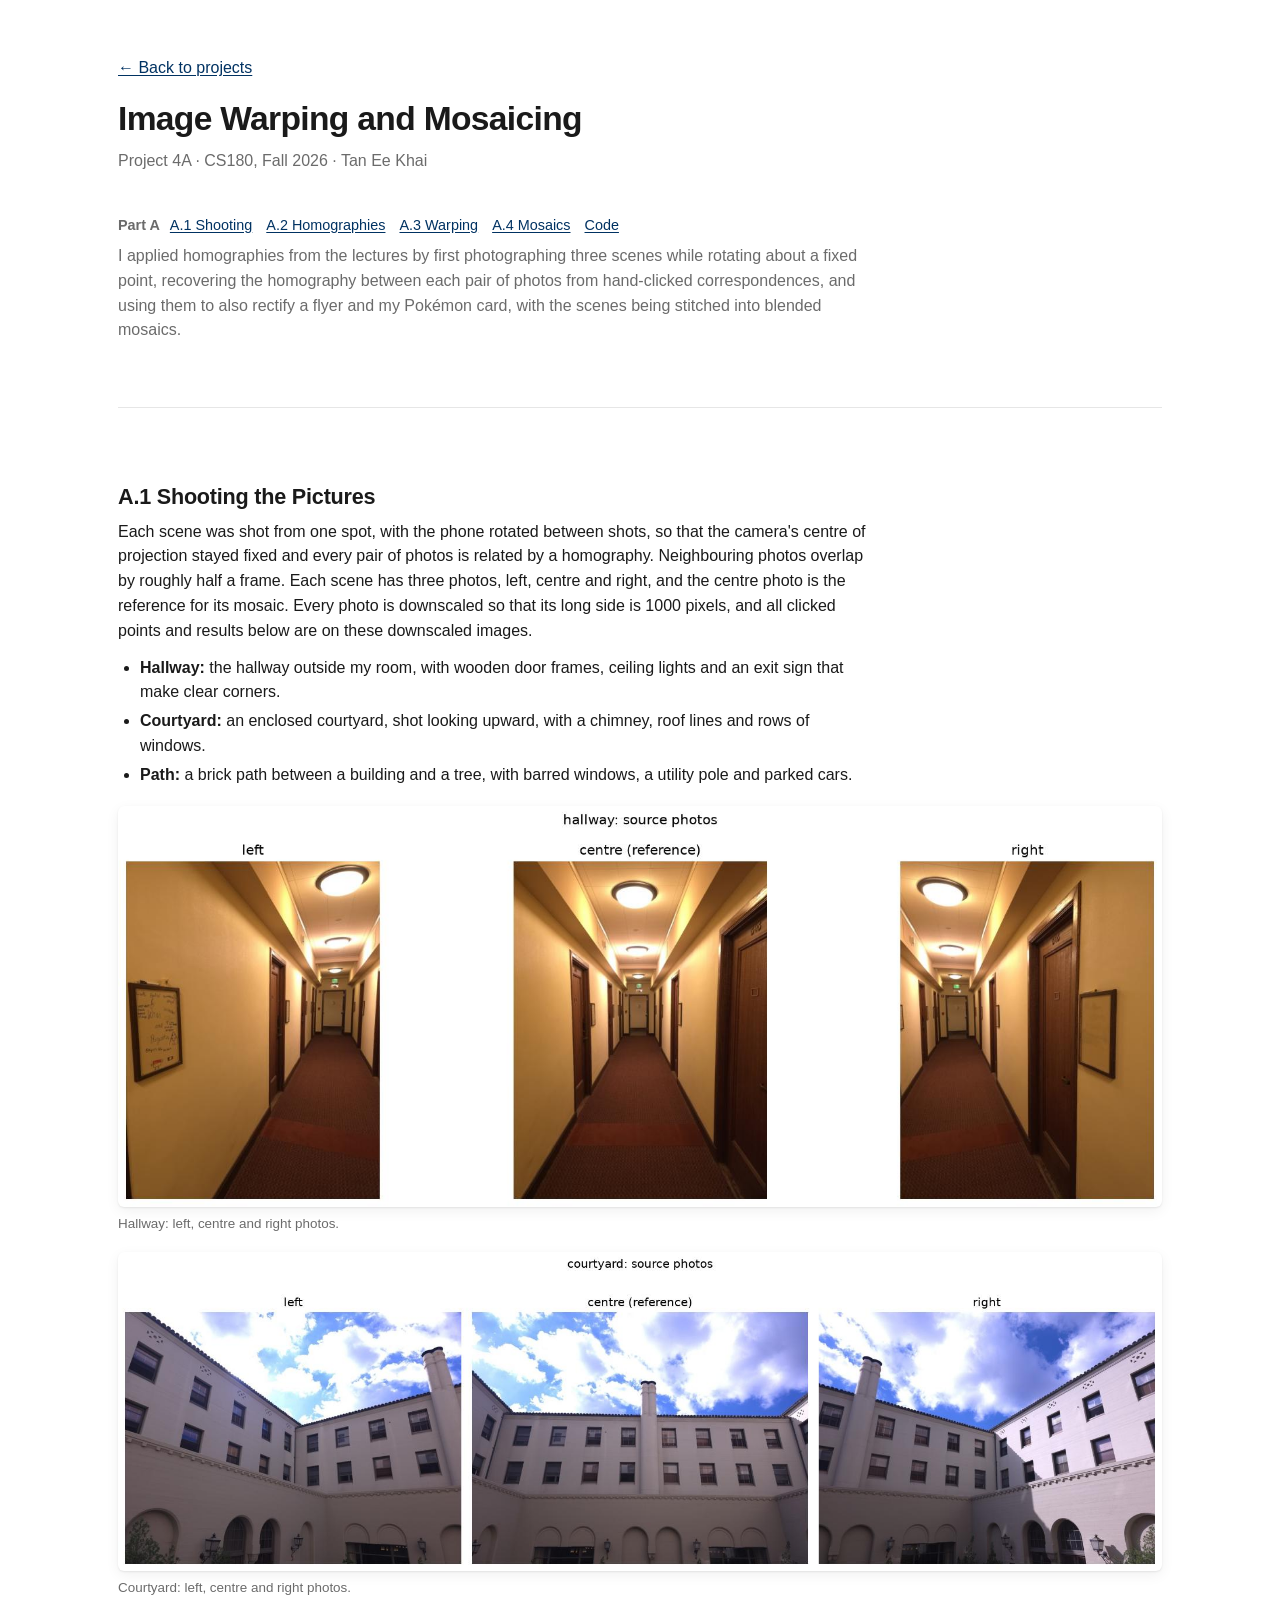
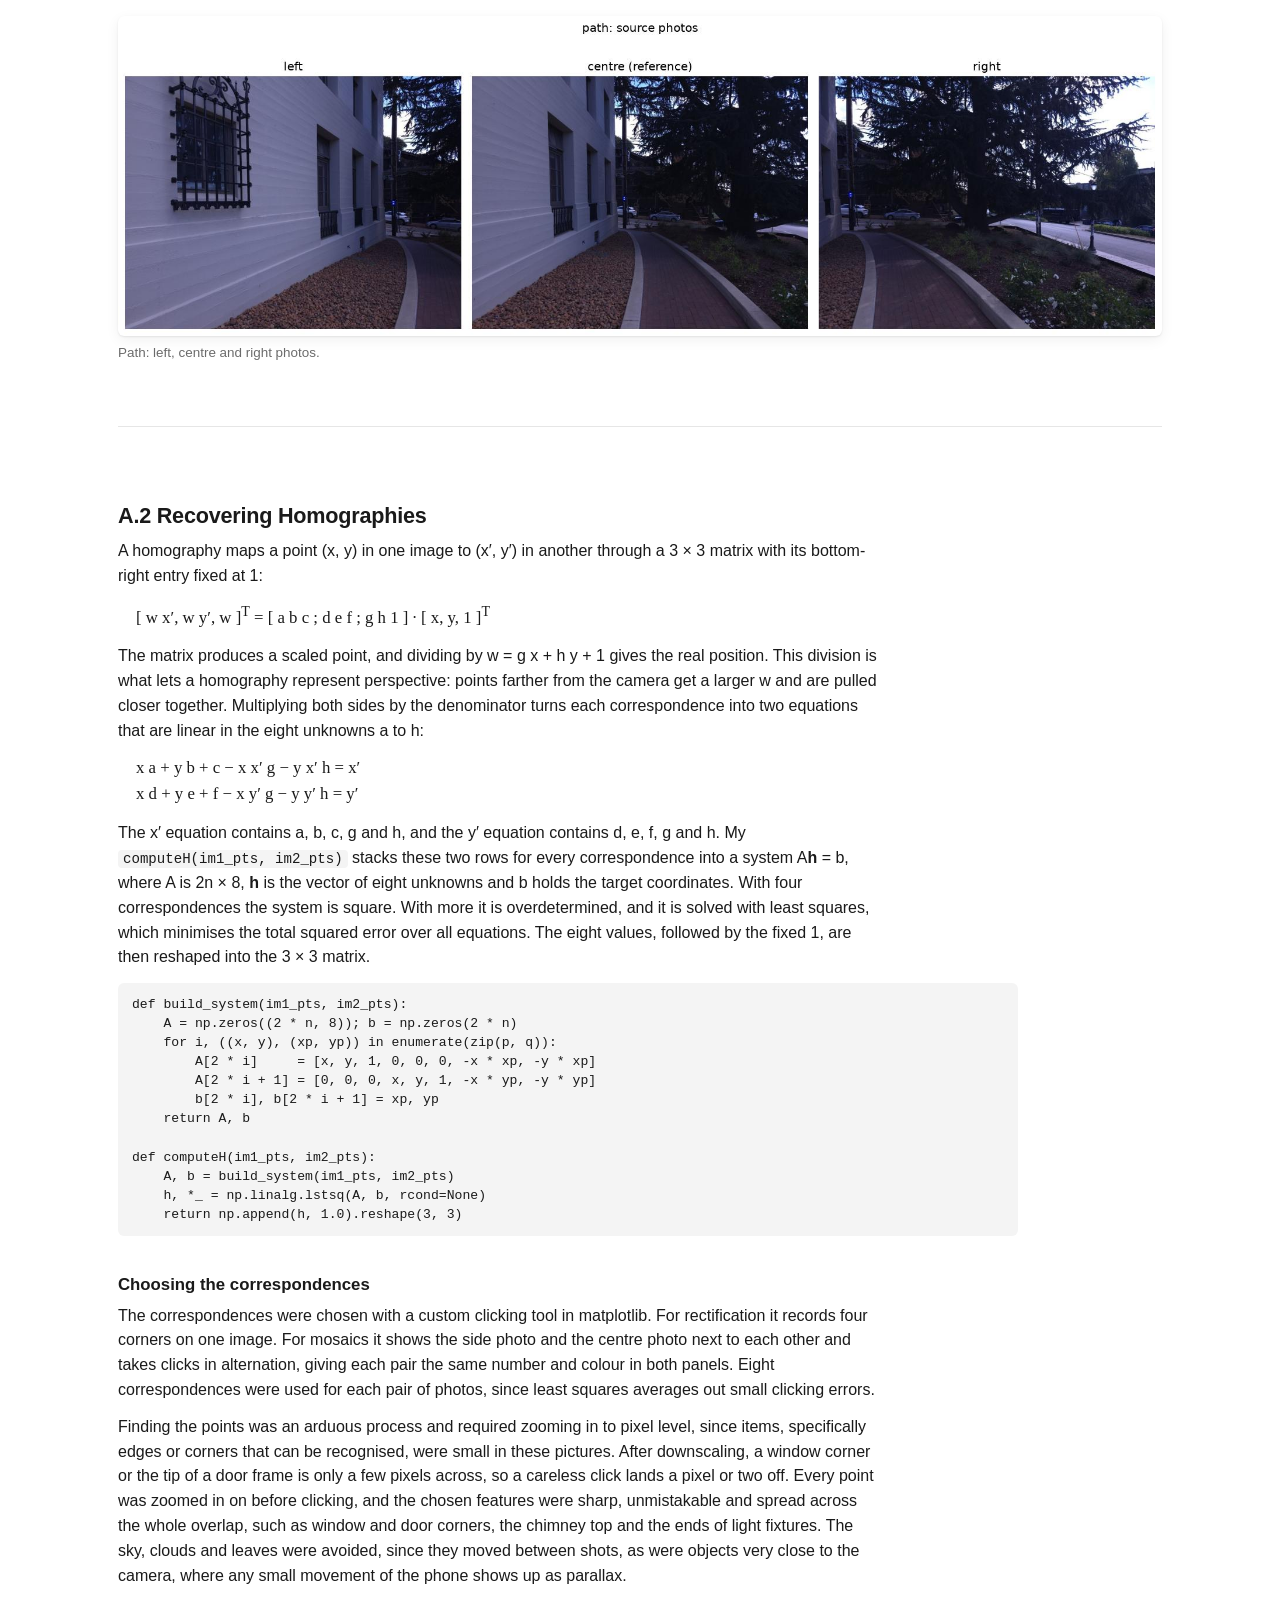
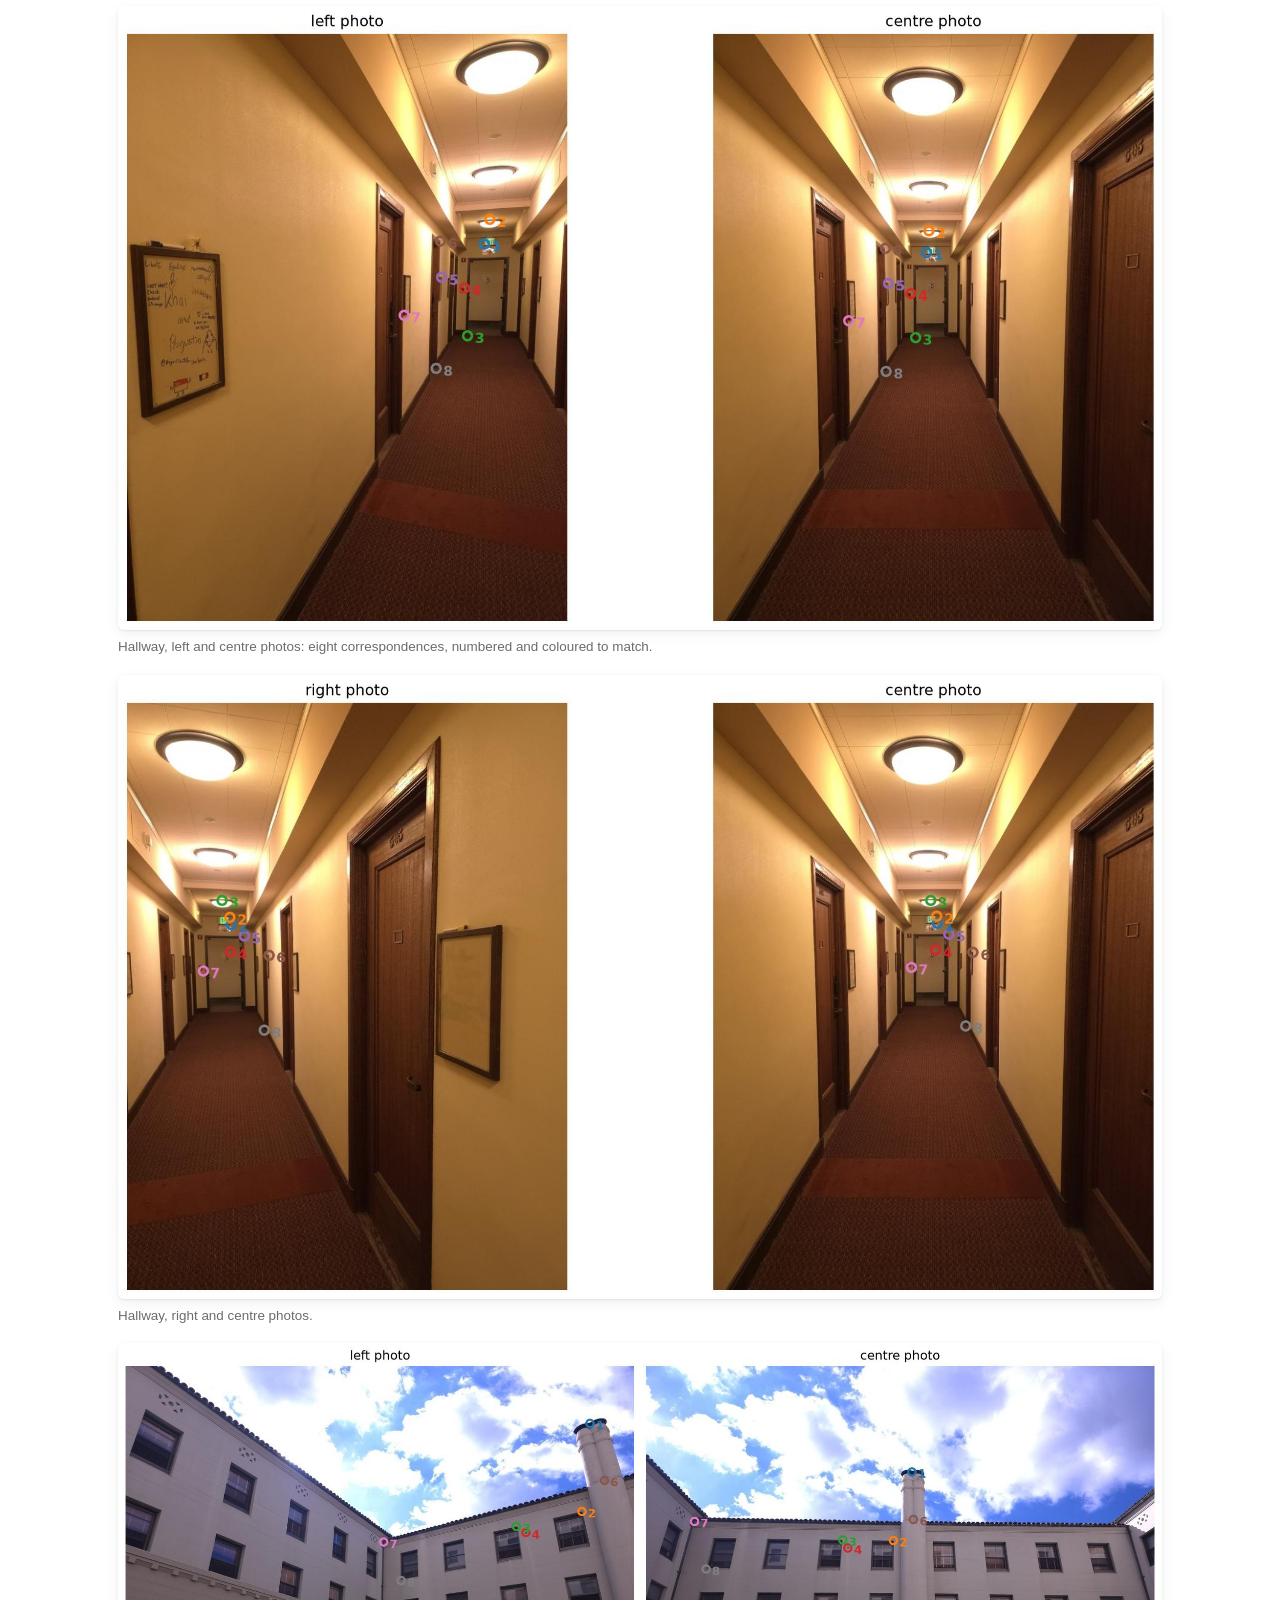
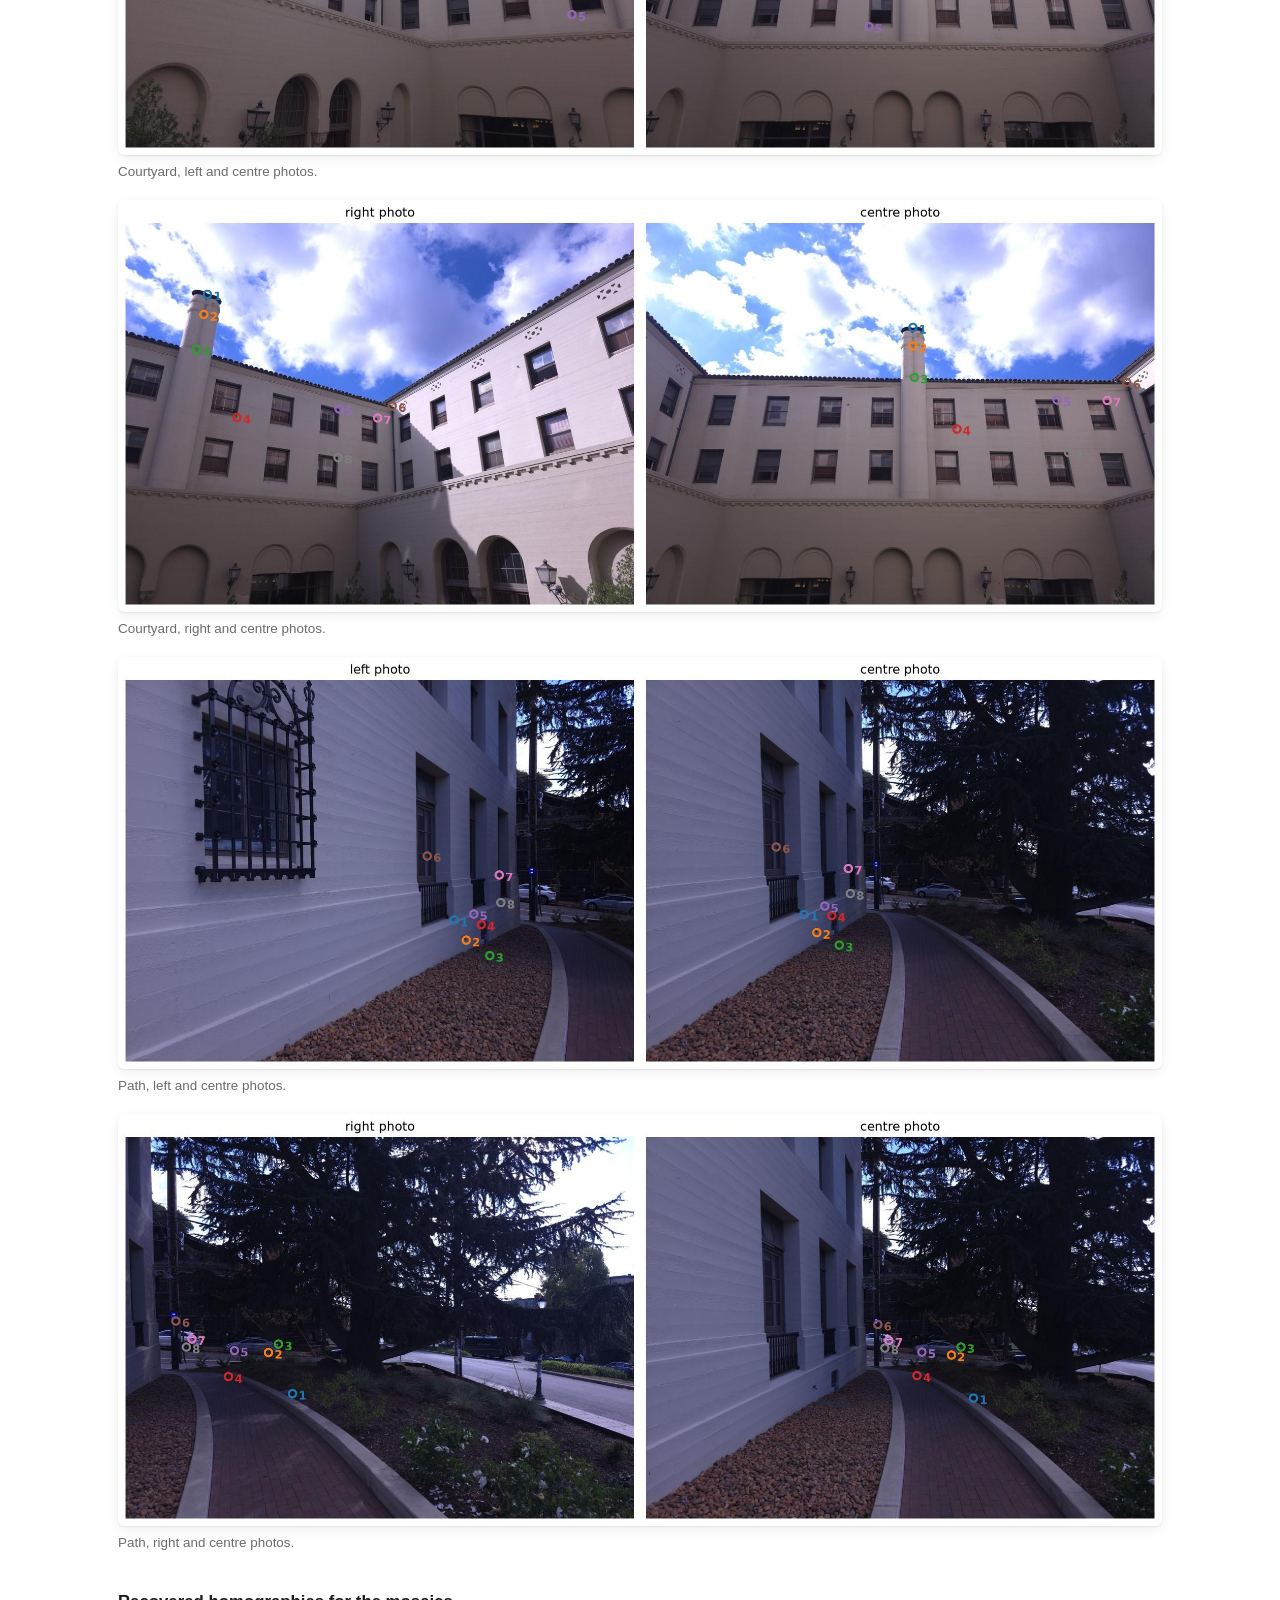
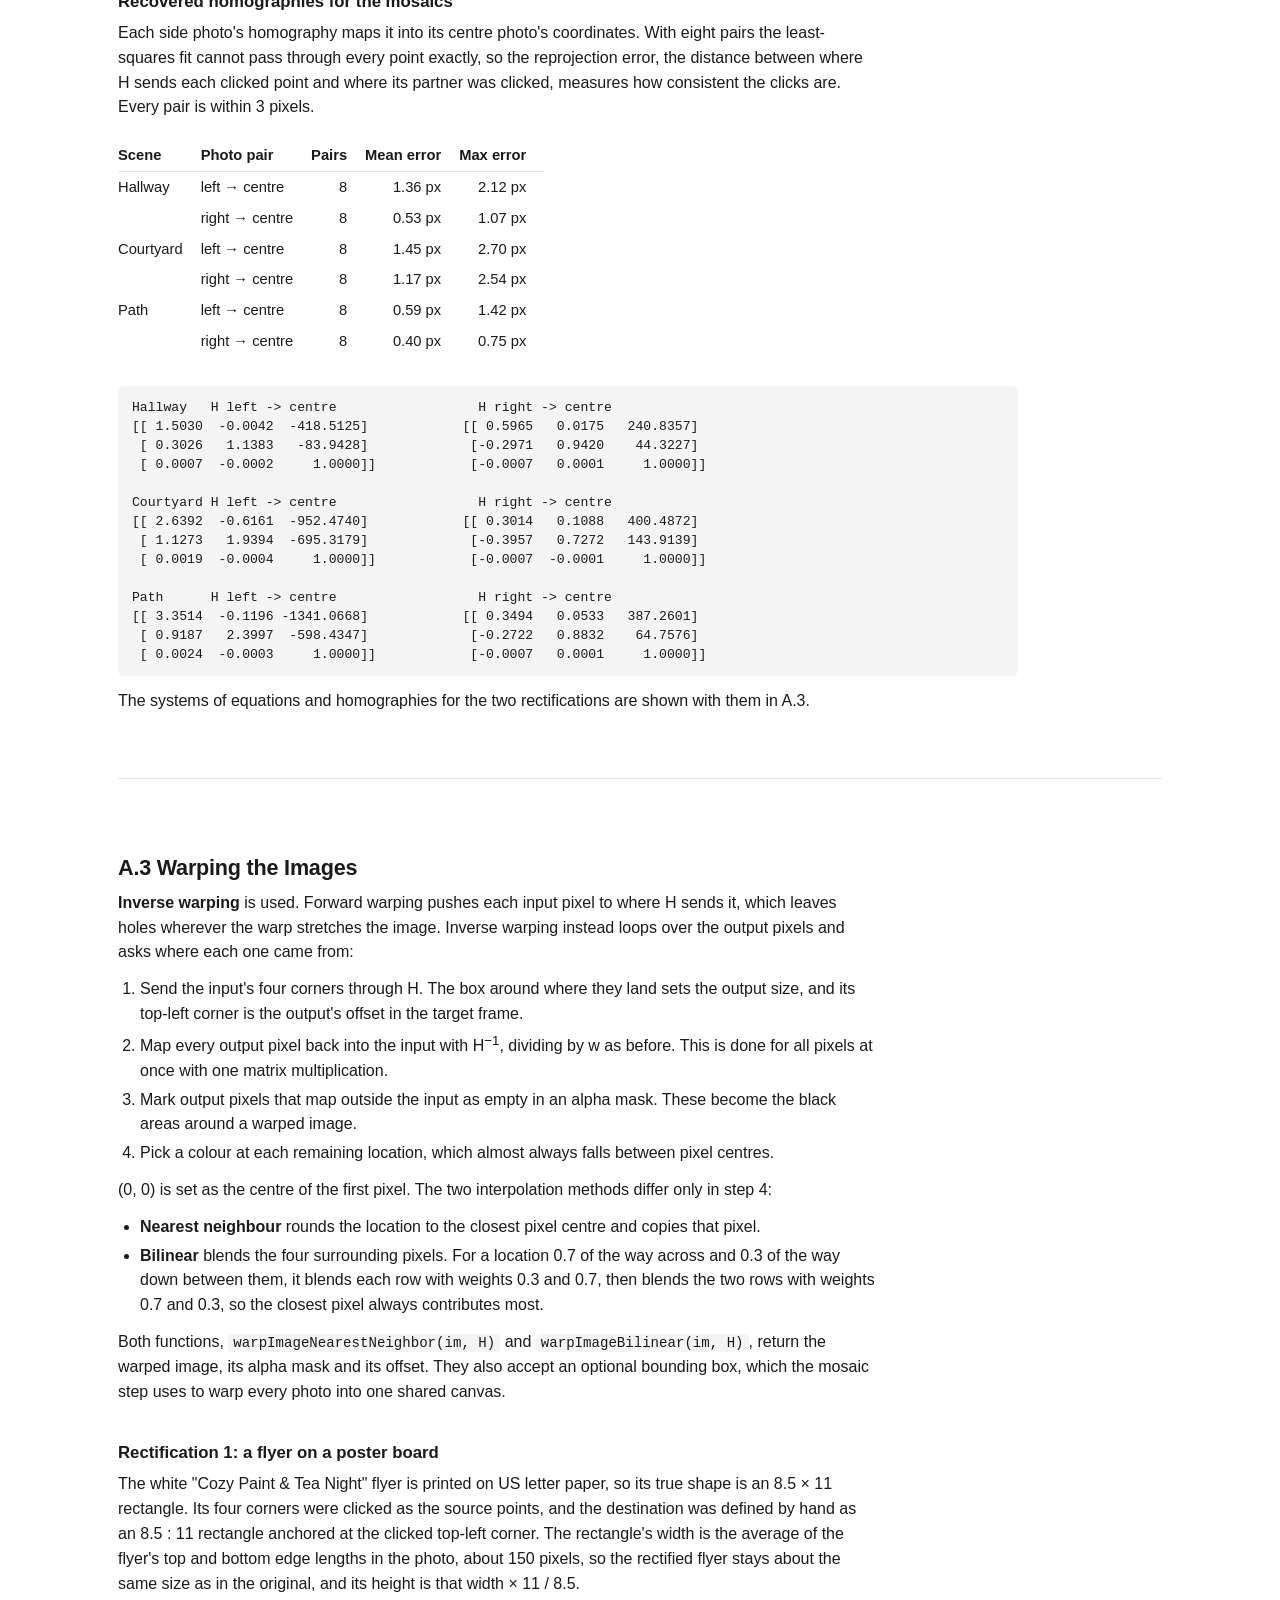
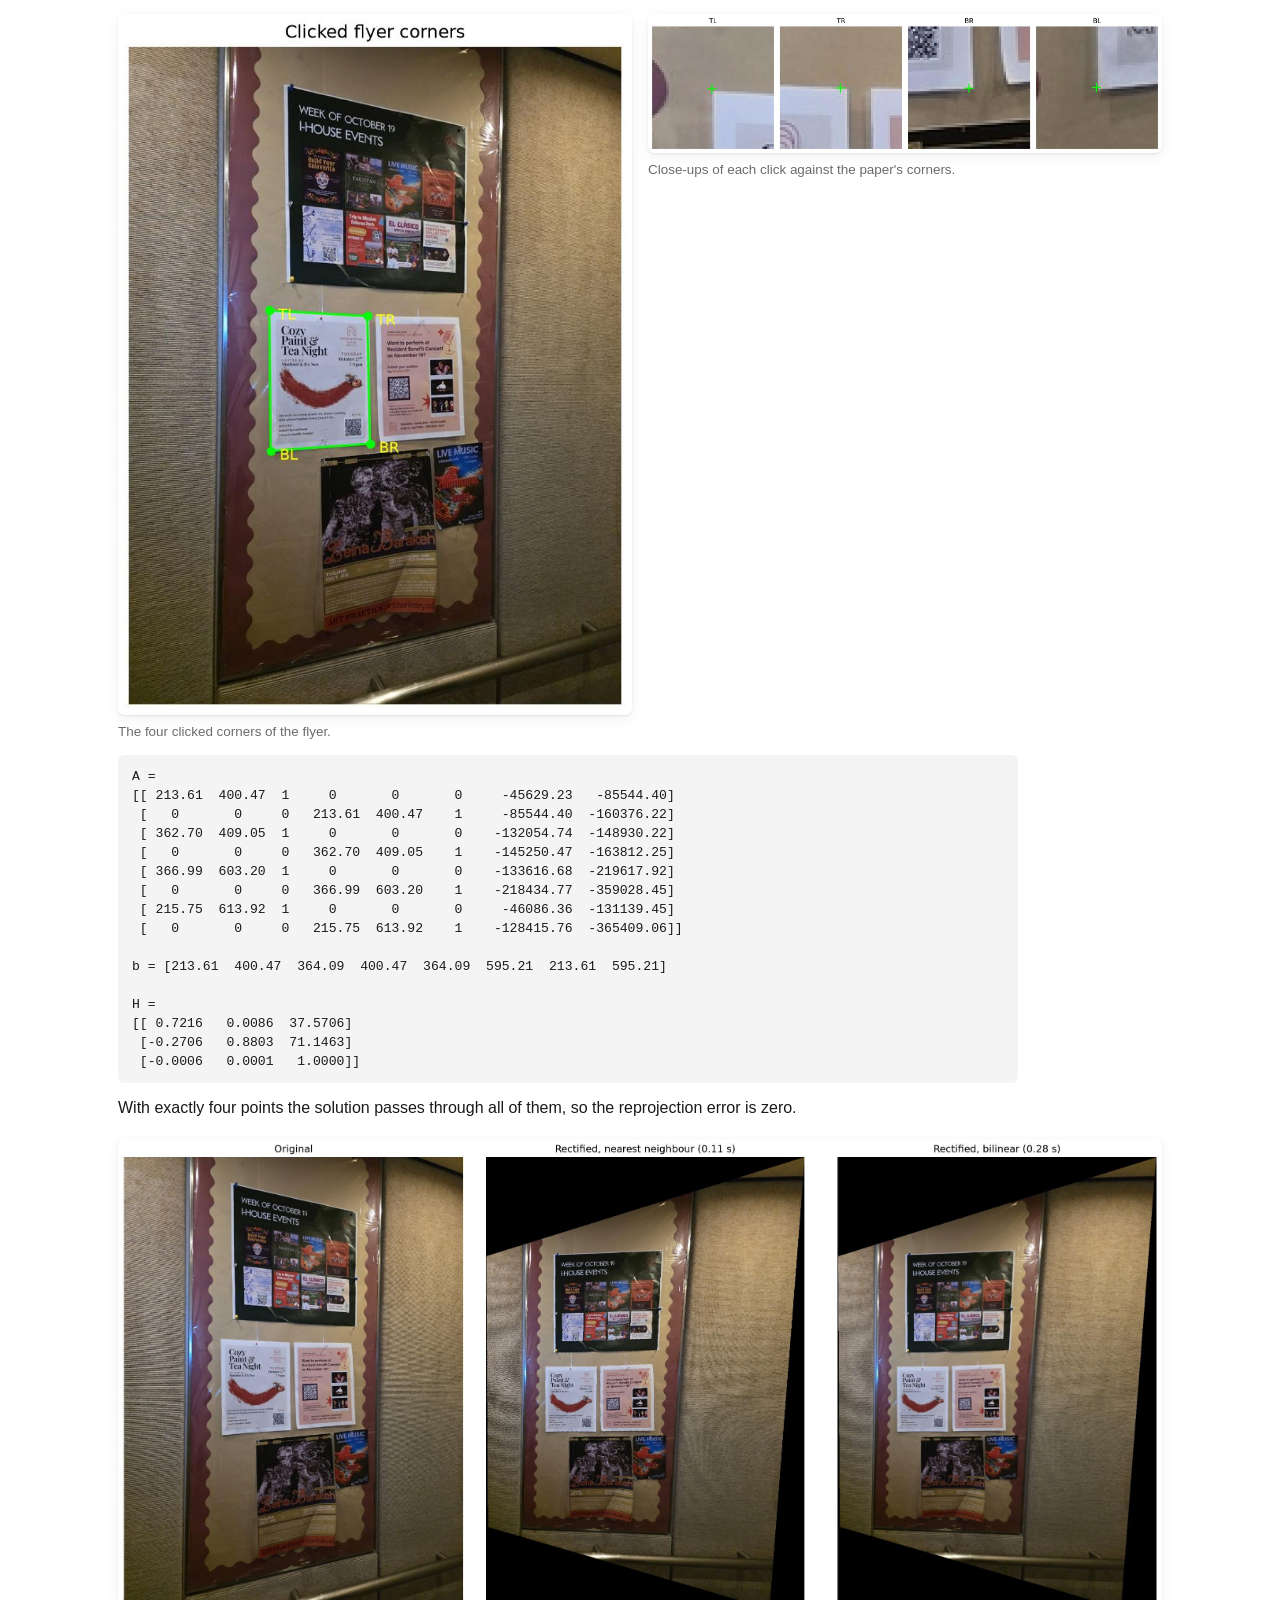
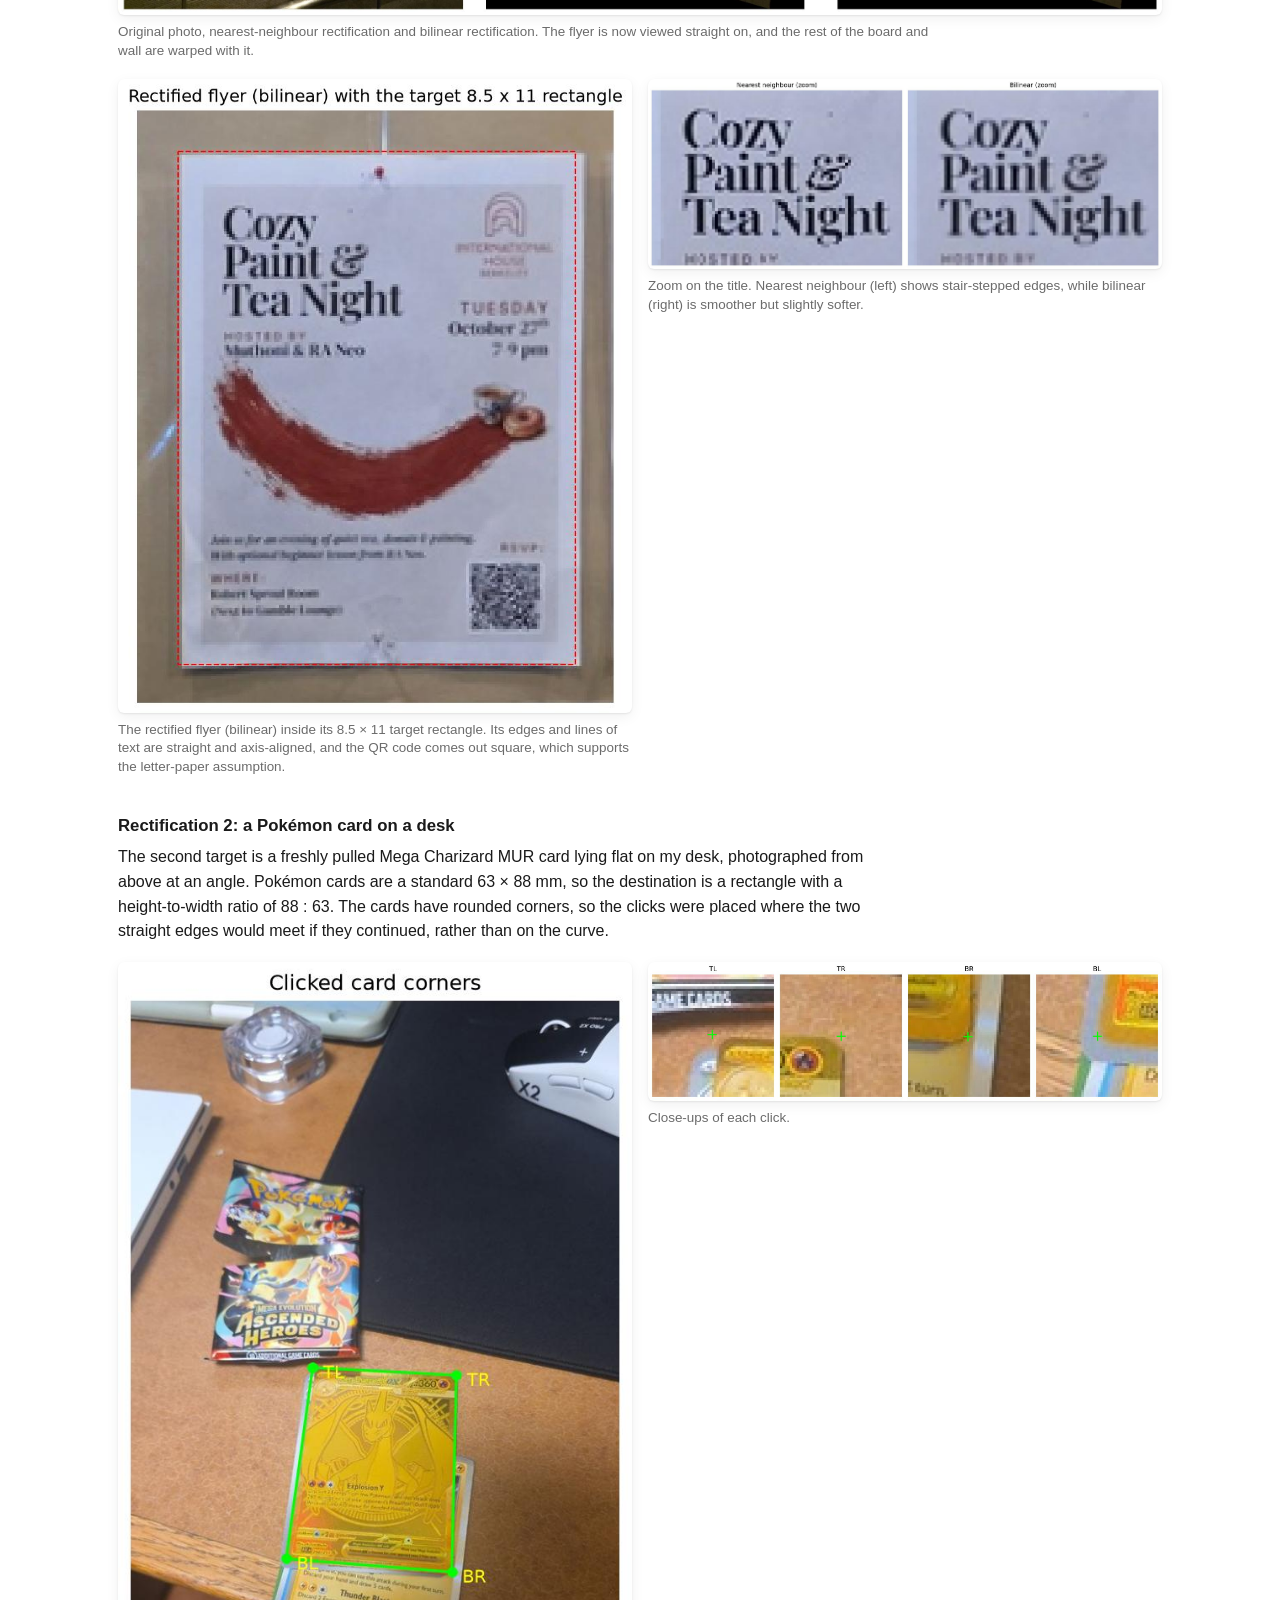
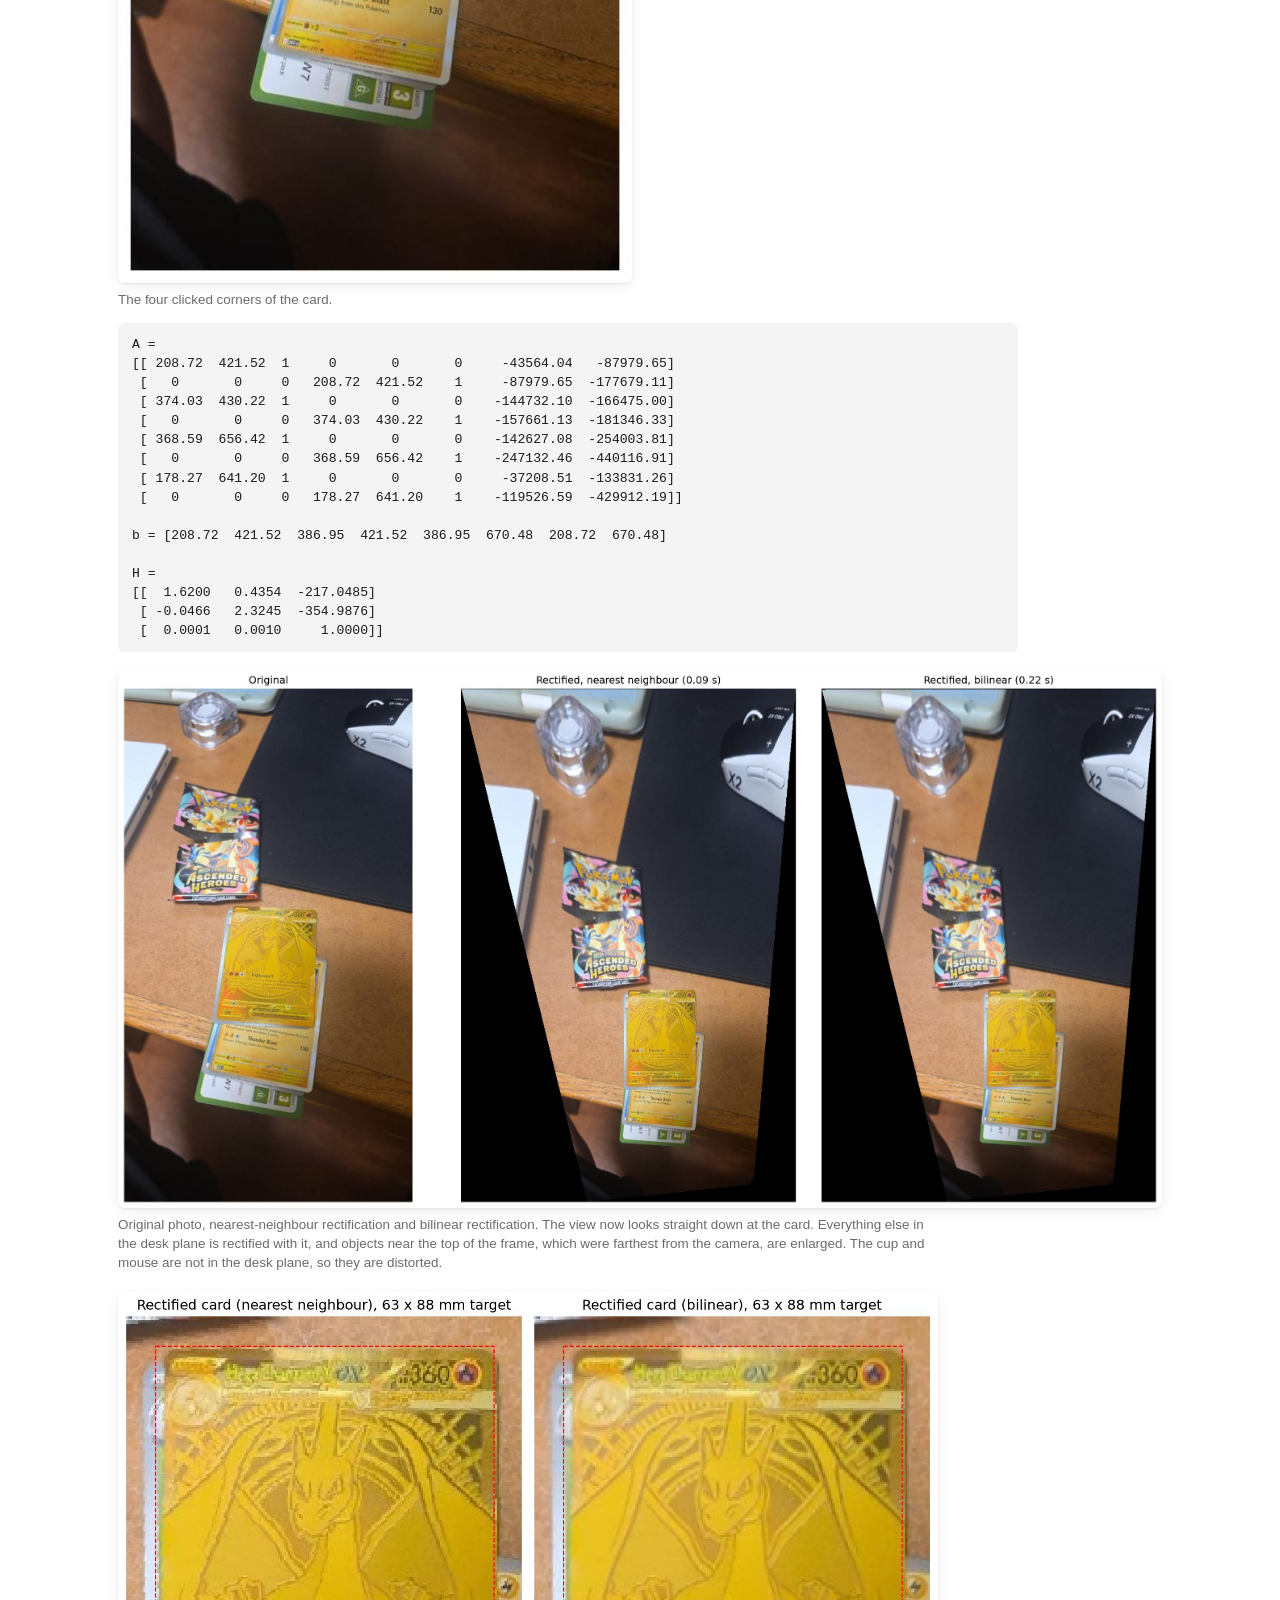
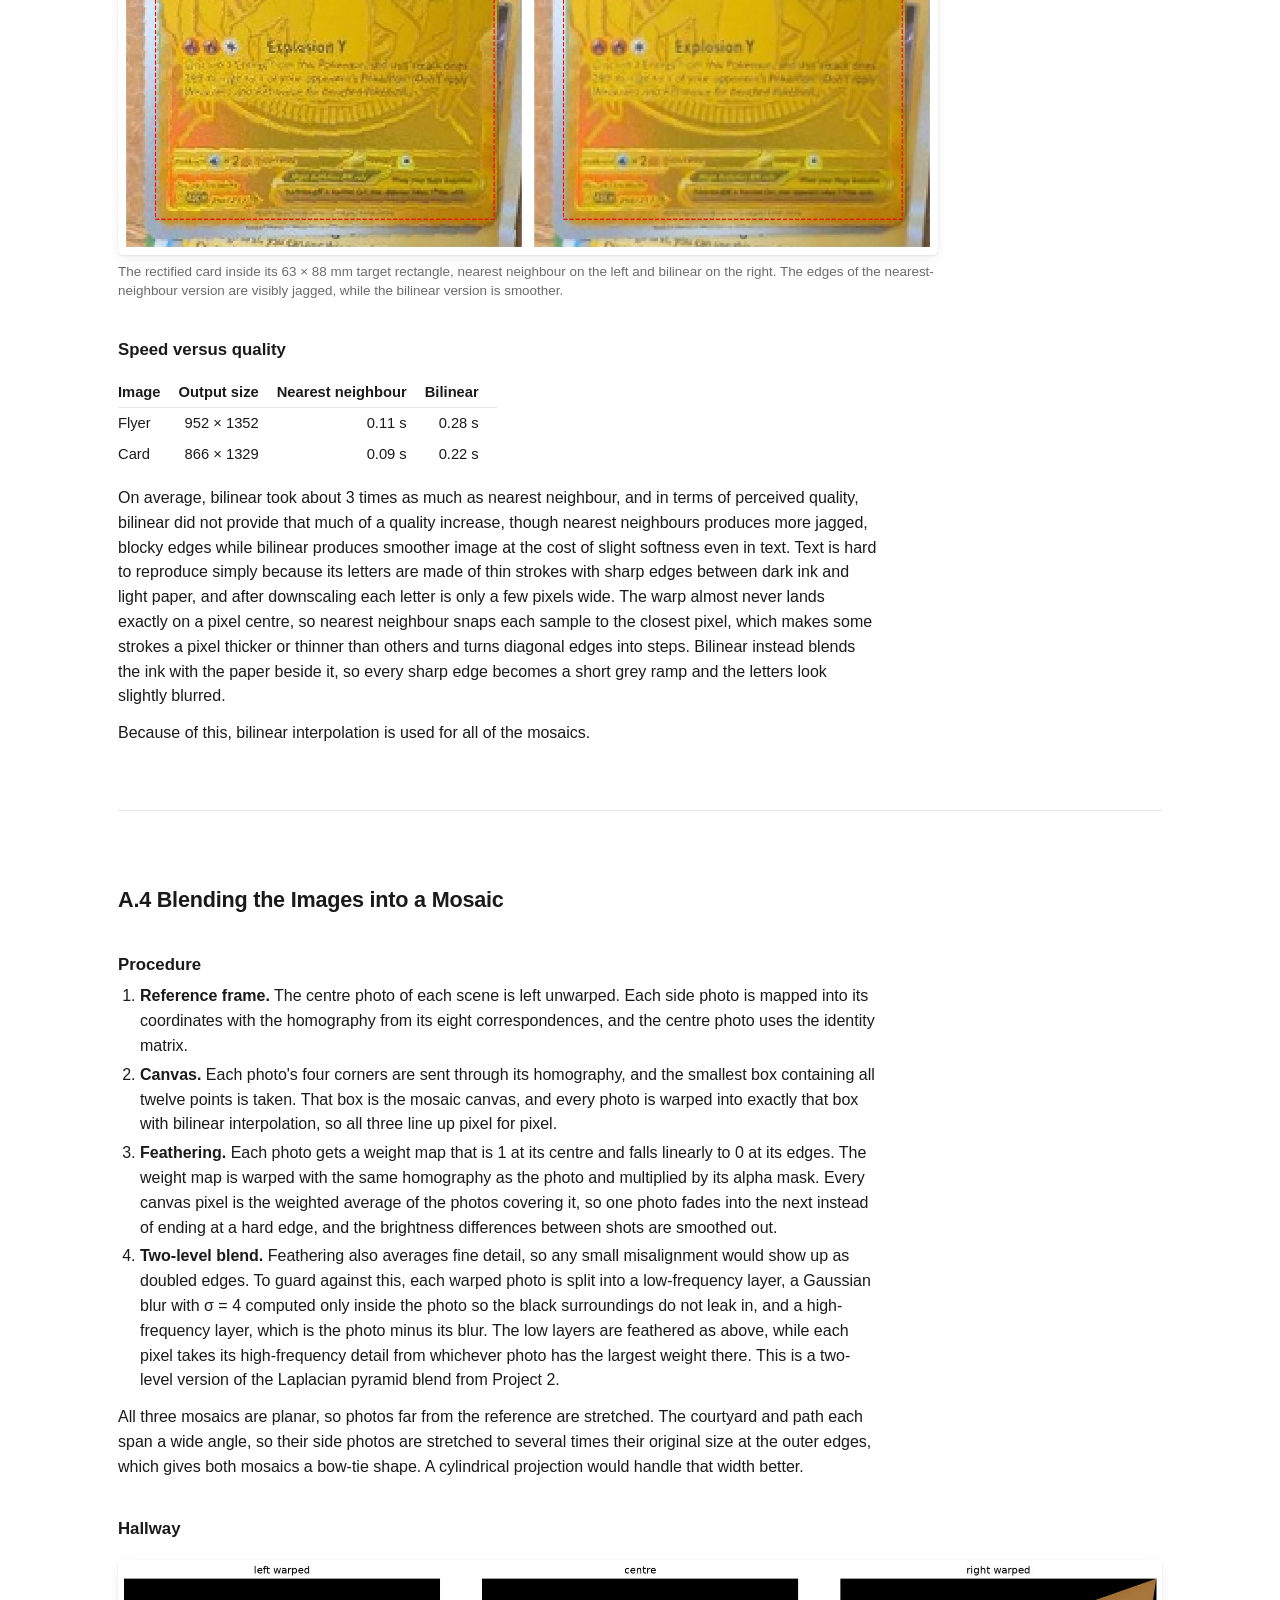
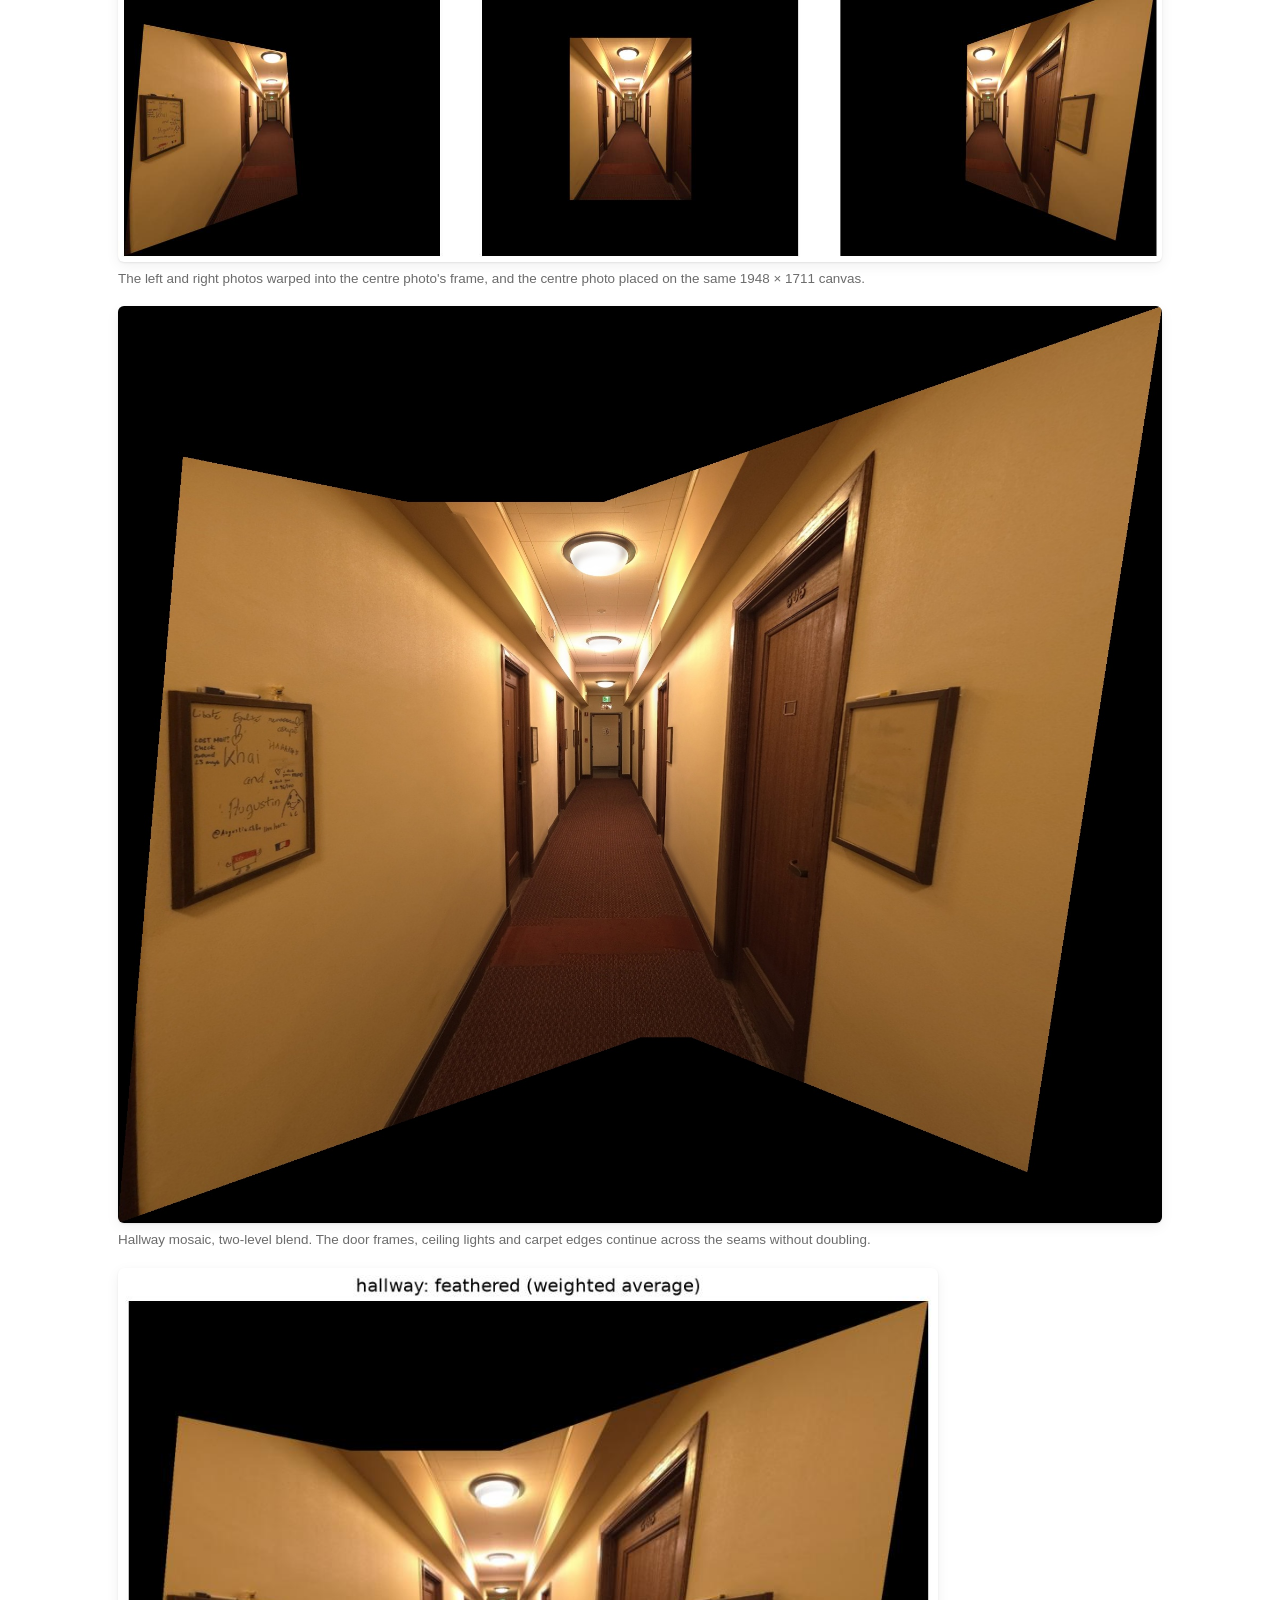
<file: proj4/index.html>
<!DOCTYPE html>
<html lang="en">
<head>
<meta charset="utf-8">
<meta name="viewport" content="width=device-width, initial-scale=1">
<title>Project 4 — Image Warping and Mosaicing</title>
<style>
:root {
  --bg: #ffffff; --text: #1a1a1a; --muted: #6b6b6b; --border: #e6e6e6; --accent: #003262; --code: #f4f4f4; --card: #fafafa;
}
@media (prefers-color-scheme: dark) {
  :root { --bg: #131416; --text: #e8e6e3; --muted: #9a9894; --border: #2a2d31; --accent: #7fb3e8; --code: #1e2124; --card: #191b1e; }
}
* { box-sizing: border-box; }
body { margin: 0; background: var(--bg); color: var(--text);
  font-family: -apple-system, BlinkMacSystemFont, "Segoe UI", Roboto, Helvetica, Arial, sans-serif;
  font-size: 16px; line-height: 1.55; }
.wrap { max-width: 1100px; margin: 0 auto; padding: 56px 28px 96px; }
h1 { font-size: 2.1rem; font-weight: 600; margin: 0 0 4px; letter-spacing: -0.02em; }
h2 { font-size: 1.35rem; font-weight: 600; margin: 72px 0 6px; letter-spacing: -0.01em; }
h3 { font-size: 1.05rem; font-weight: 600; margin: 36px 0 6px; }
.sub { color: var(--muted); margin: 0 0 40px; }
.lead { color: var(--muted); margin: 0 0 18px; max-width: 760px; }
a { color: var(--accent); text-underline-offset: 2px; }
p { margin: 0 0 12px; max-width: 760px; }
ul, ol { max-width: 760px; padding-left: 22px; margin: 0 0 12px; }
li { margin-bottom: 4px; }
code { background: var(--code); padding: 1px 5px; border-radius: 4px; font-size: 0.88em; }
pre { background: var(--code); padding: 12px 14px; border-radius: 6px; overflow-x: auto; font-size: 0.82em; line-height: 1.45; max-width: 900px; }
figure { margin: 18px 0 8px; }
figure img { width: 100%; height: auto; display: block; border-radius: 6px; background: var(--card);
  box-shadow: 0 1px 2px rgba(0,0,0,.08), 0 4px 14px rgba(0,0,0,.06); }
figure.narrow img { max-width: 560px; }
figure.mid img { max-width: 820px; }
figcaption { margin-top: 8px; font-size: 0.84rem; line-height: 1.4; color: var(--muted); max-width: 820px; }
.pair { display: grid; grid-template-columns: 1fr 1fr; gap: 16px; margin: 18px 0 8px; align-items: start; }
.pair figure { margin: 0; }
@media (max-width: 700px) { .pair { grid-template-columns: 1fr; } }
.tablewrap { overflow-x: auto; }
table.nums { border-collapse: collapse; font-size: 0.92rem; margin: 8px 0 16px; }
table.nums th, table.nums td { padding: 4px 18px 4px 0; text-align: left; white-space: nowrap; }
table.nums th { border-bottom: 1px solid var(--border); font-weight: 600; }
table.nums td.r, table.nums th.r { text-align: right; }
.eq { font-family: "Cambria Math", "Latin Modern Math", Georgia, serif; font-size: 1.05rem; margin: 10px 0 14px 18px; }
hr { border: 0; border-top: 1px solid var(--border); margin: 64px 0 0; }
nav.toc { font-size: 0.9rem; color: var(--muted); margin: 0 0 8px; }
nav.toc a { margin-right: 14px; }
nav.toc span { margin-right: 10px; font-weight: 600; }
</style>
</head>
<body>
<div class="wrap">
  <p><a href="../">← Back to projects</a></p>
  <h1>Image Warping and Mosaicing</h1>
  <p class="sub">Project 4A · CS180, Fall 2026 · Tan Ee Khai</p>
  <nav class="toc">
    <span>Part A</span><a href="#a1">A.1 Shooting</a><a href="#a2">A.2 Homographies</a><a href="#a3">A.3 Warping</a><a href="#a4">A.4 Mosaics</a><a href="#code">Code</a>
  </nav>

  <p class="lead">I applied homographies from the lectures by first photographing three scenes while rotating about a fixed point, recovering the homography between each pair of photos from hand-clicked correspondences, and using them to also rectify a flyer and my Pokémon card, with the scenes being stitched into blended mosaics.</p>

  <!-- ===================================================== A.1 -->
  <hr>
  <h2 id="a1">A.1 Shooting the Pictures</h2>
  <p>Each scene was shot from one spot, with the phone rotated between shots, so that the camera's centre of projection stayed fixed and every pair of photos is related by a homography. Neighbouring photos overlap by roughly half a frame. Each scene has three photos, left, centre and right, and the centre photo is the reference for its mosaic. Every photo is downscaled so that its long side is 1000 pixels, and all clicked points and results below are on these downscaled images.</p>
  <ul>
    <li><strong>Hallway:</strong> the hallway outside my room, with wooden door frames, ceiling lights and an exit sign that make clear corners.</li>
    <li><strong>Courtyard:</strong> an enclosed courtyard, shot looking upward, with a chimney, roof lines and rows of windows.</li>
    <li><strong>Path:</strong> a brick path between a building and a tree, with barred windows, a utility pole and parked cars.</li>
  </ul>
  <figure><img src="images/hallway_sources.jpg" alt="Hallway source photos"><figcaption>Hallway: left, centre and right photos.</figcaption></figure>
  <figure><img src="images/courtyard_sources.jpg" alt="Courtyard source photos"><figcaption>Courtyard: left, centre and right photos.</figcaption></figure>
  <figure><img src="images/path_sources.jpg" alt="Path source photos"><figcaption>Path: left, centre and right photos.</figcaption></figure>

  <!-- ===================================================== A.2 -->
  <hr>
  <h2 id="a2">A.2 Recovering Homographies</h2>
  <p>A homography maps a point (x, y) in one image to (x′, y′) in another through a 3 × 3 matrix with its bottom-right entry fixed at 1:</p>
  <div class="eq">[ w x′, w y′, w ]<sup>T</sup> = [ a b c ; d e f ; g h 1 ] · [ x, y, 1 ]<sup>T</sup></div>
  <p>The matrix produces a scaled point, and dividing by w = g x + h y + 1 gives the real position. This division is what lets a homography represent perspective: points farther from the camera get a larger w and are pulled closer together. Multiplying both sides by the denominator turns each correspondence into two equations that are linear in the eight unknowns a to h:</p>
  <div class="eq">x a + y b + c − x x′ g − y x′ h = x′<br>x d + y e + f − x y′ g − y y′ h = y′</div>
  <p>The x′ equation contains a, b, c, g and h, and the y′ equation contains d, e, f, g and h. My <code>computeH(im1_pts, im2_pts)</code> stacks these two rows for every correspondence into a system A<strong>h</strong> = b, where A is 2n × 8, <strong>h</strong> is the vector of eight unknowns and b holds the target coordinates. With four correspondences the system is square. With more it is overdetermined, and it is solved with least squares, which minimises the total squared error over all equations. The eight values, followed by the fixed 1, are then reshaped into the 3 × 3 matrix.</p>
<pre>def build_system(im1_pts, im2_pts):
    A = np.zeros((2 * n, 8)); b = np.zeros(2 * n)
    for i, ((x, y), (xp, yp)) in enumerate(zip(p, q)):
        A[2 * i]     = [x, y, 1, 0, 0, 0, -x * xp, -y * xp]
        A[2 * i + 1] = [0, 0, 0, x, y, 1, -x * yp, -y * yp]
        b[2 * i], b[2 * i + 1] = xp, yp
    return A, b

def computeH(im1_pts, im2_pts):
    A, b = build_system(im1_pts, im2_pts)
    h, *_ = np.linalg.lstsq(A, b, rcond=None)
    return np.append(h, 1.0).reshape(3, 3)</pre>

  <h3>Choosing the correspondences</h3>
  <p>The correspondences were chosen with a custom clicking tool in matplotlib. For rectification it records four corners on one image. For mosaics it shows the side photo and the centre photo next to each other and takes clicks in alternation, giving each pair the same number and colour in both panels. Eight correspondences were used for each pair of photos, since least squares averages out small clicking errors.</p>
  <p>Finding the points was an arduous process and required zooming in to pixel level, since items, specifically edges or corners that can be recognised, were small in these pictures. After downscaling, a window corner or the tip of a door frame is only a few pixels across, so a careless click lands a pixel or two off. Every point was zoomed in on before clicking, and the chosen features were sharp, unmistakable and spread across the whole overlap, such as window and door corners, the chimney top and the ends of light fixtures. The sky, clouds and leaves were avoided, since they moved between shots, as were objects very close to the camera, where any small movement of the phone shows up as parallax.</p>
  <figure><img src="images/hallway_pairs_left.jpg" alt="Hallway left-centre correspondences"><figcaption>Hallway, left and centre photos: eight correspondences, numbered and coloured to match.</figcaption></figure>
  <figure><img src="images/hallway_pairs_right.jpg" alt="Hallway right-centre correspondences"><figcaption>Hallway, right and centre photos.</figcaption></figure>
  <figure><img src="images/courtyard_pairs_left.jpg" alt="Courtyard left-centre correspondences"><figcaption>Courtyard, left and centre photos.</figcaption></figure>
  <figure><img src="images/courtyard_pairs_right.jpg" alt="Courtyard right-centre correspondences"><figcaption>Courtyard, right and centre photos.</figcaption></figure>
  <figure><img src="images/path_pairs_left.jpg" alt="Path left-centre correspondences"><figcaption>Path, left and centre photos.</figcaption></figure>
  <figure><img src="images/path_pairs_right.jpg" alt="Path right-centre correspondences"><figcaption>Path, right and centre photos.</figcaption></figure>

  <h3>Recovered homographies for the mosaics</h3>
  <p>Each side photo's homography maps it into its centre photo's coordinates. With eight pairs the least-squares fit cannot pass through every point exactly, so the reprojection error, the distance between where H sends each clicked point and where its partner was clicked, measures how consistent the clicks are. Every pair is within 3 pixels.</p>
  <div class="tablewrap"><table class="nums">
    <tr><th>Scene</th><th>Photo pair</th><th class="r">Pairs</th><th class="r">Mean error</th><th class="r">Max error</th></tr>
    <tr><td>Hallway</td><td>left → centre</td><td class="r">8</td><td class="r">1.36 px</td><td class="r">2.12 px</td></tr>
    <tr><td></td><td>right → centre</td><td class="r">8</td><td class="r">0.53 px</td><td class="r">1.07 px</td></tr>
    <tr><td>Courtyard</td><td>left → centre</td><td class="r">8</td><td class="r">1.45 px</td><td class="r">2.70 px</td></tr>
    <tr><td></td><td>right → centre</td><td class="r">8</td><td class="r">1.17 px</td><td class="r">2.54 px</td></tr>
    <tr><td>Path</td><td>left → centre</td><td class="r">8</td><td class="r">0.59 px</td><td class="r">1.42 px</td></tr>
    <tr><td></td><td>right → centre</td><td class="r">8</td><td class="r">0.40 px</td><td class="r">0.75 px</td></tr>
  </table></div>
<pre>Hallway   H left -> centre                  H right -> centre
[[ 1.5030  -0.0042  -418.5125]            [[ 0.5965   0.0175   240.8357]
 [ 0.3026   1.1383   -83.9428]             [-0.2971   0.9420    44.3227]
 [ 0.0007  -0.0002     1.0000]]            [-0.0007   0.0001     1.0000]]

Courtyard H left -> centre                  H right -> centre
[[ 2.6392  -0.6161  -952.4740]            [[ 0.3014   0.1088   400.4872]
 [ 1.1273   1.9394  -695.3179]             [-0.3957   0.7272   143.9139]
 [ 0.0019  -0.0004     1.0000]]            [-0.0007  -0.0001     1.0000]]

Path      H left -> centre                  H right -> centre
[[ 3.3514  -0.1196 -1341.0668]            [[ 0.3494   0.0533   387.2601]
 [ 0.9187   2.3997  -598.4347]             [-0.2722   0.8832    64.7576]
 [ 0.0024  -0.0003     1.0000]]            [-0.0007   0.0001     1.0000]]</pre>
  <p>The systems of equations and homographies for the two rectifications are shown with them in A.3.</p>

  <!-- ===================================================== A.3 -->
  <hr>
  <h2 id="a3">A.3 Warping the Images</h2>
  <p><strong>Inverse warping</strong> is used. Forward warping pushes each input pixel to where H sends it, which leaves holes wherever the warp stretches the image. Inverse warping instead loops over the output pixels and asks where each one came from:</p>
  <ol>
    <li>Send the input's four corners through H. The box around where they land sets the output size, and its top-left corner is the output's offset in the target frame.</li>
    <li>Map every output pixel back into the input with H<sup>−1</sup>, dividing by w as before. This is done for all pixels at once with one matrix multiplication.</li>
    <li>Mark output pixels that map outside the input as empty in an alpha mask. These become the black areas around a warped image.</li>
    <li>Pick a colour at each remaining location, which almost always falls between pixel centres.</li>
  </ol>
  <p>(0, 0) is set as the centre of the first pixel. The two interpolation methods differ only in step 4:</p>
  <ul>
    <li><strong>Nearest neighbour</strong> rounds the location to the closest pixel centre and copies that pixel.</li>
    <li><strong>Bilinear</strong> blends the four surrounding pixels. For a location 0.7 of the way across and 0.3 of the way down between them, it blends each row with weights 0.3 and 0.7, then blends the two rows with weights 0.7 and 0.3, so the closest pixel always contributes most.</li>
  </ul>
  <p>Both functions, <code>warpImageNearestNeighbor(im, H)</code> and <code>warpImageBilinear(im, H)</code>, return the warped image, its alpha mask and its offset. They also accept an optional bounding box, which the mosaic step uses to warp every photo into one shared canvas.</p>

  <h3 id="flyer">Rectification 1: a flyer on a poster board</h3>
  <p>The white "Cozy Paint &amp; Tea Night" flyer is printed on US letter paper, so its true shape is an 8.5 × 11 rectangle. Its four corners were clicked as the source points, and the destination was defined by hand as an 8.5 : 11 rectangle anchored at the clicked top-left corner. The rectangle's width is the average of the flyer's top and bottom edge lengths in the photo, about 150 pixels, so the rectified flyer stays about the same size as in the original, and its height is that width × 11 / 8.5.</p>
  <div class="pair">
    <figure><img src="images/poster_points.jpg" alt="Clicked flyer corners"><figcaption>The four clicked corners of the flyer.</figcaption></figure>
    <figure><img src="images/poster_points_zoom.jpg" alt="Zoomed flyer corners"><figcaption>Close-ups of each click against the paper's corners.</figcaption></figure>
  </div>
<pre>A =
[[ 213.61  400.47  1     0       0       0     -45629.23   -85544.40]
 [   0       0     0   213.61  400.47    1     -85544.40  -160376.22]
 [ 362.70  409.05  1     0       0       0    -132054.74  -148930.22]
 [   0       0     0   362.70  409.05    1    -145250.47  -163812.25]
 [ 366.99  603.20  1     0       0       0    -133616.68  -219617.92]
 [   0       0     0   366.99  603.20    1    -218434.77  -359028.45]
 [ 215.75  613.92  1     0       0       0     -46086.36  -131139.45]
 [   0       0     0   215.75  613.92    1    -128415.76  -365409.06]]

b = [213.61  400.47  364.09  400.47  364.09  595.21  213.61  595.21]

H =
[[ 0.7216   0.0086  37.5706]
 [-0.2706   0.8803  71.1463]
 [-0.0006   0.0001   1.0000]]</pre>
  <p>With exactly four points the solution passes through all of them, so the reprojection error is zero.</p>
  <figure><img src="images/poster_rectified.jpg" alt="Flyer rectification"><figcaption>Original photo, nearest-neighbour rectification and bilinear rectification. The flyer is now viewed straight on, and the rest of the board and wall are warped with it.</figcaption></figure>
  <div class="pair">
    <figure><img src="images/poster_flyer_crop.jpg" alt="Rectified flyer crop"><figcaption>The rectified flyer (bilinear) inside its 8.5 × 11 target rectangle. Its edges and lines of text are straight and axis-aligned, and the QR code comes out square, which supports the letter-paper assumption.</figcaption></figure>
    <figure><img src="images/poster_interp_zoom.jpg" alt="Interpolation comparison"><figcaption>Zoom on the title. Nearest neighbour (left) shows stair-stepped edges, while bilinear (right) is smoother but slightly softer.</figcaption></figure>
  </div>

  <h3 id="card">Rectification 2: a Pokémon card on a desk</h3>
  <p>The second target is a freshly pulled Mega Charizard MUR card lying flat on my desk, photographed from above at an angle. Pokémon cards are a standard 63 × 88 mm, so the destination is a rectangle with a height-to-width ratio of 88 : 63. The cards have rounded corners, so the clicks were placed where the two straight edges would meet if they continued, rather than on the curve.</p>
  <div class="pair">
    <figure><img src="images/card_points.jpg" alt="Clicked card corners"><figcaption>The four clicked corners of the card.</figcaption></figure>
    <figure><img src="images/card_points_zoom.jpg" alt="Zoomed card corners"><figcaption>Close-ups of each click.</figcaption></figure>
  </div>
<pre>A =
[[ 208.72  421.52  1     0       0       0     -43564.04   -87979.65]
 [   0       0     0   208.72  421.52    1     -87979.65  -177679.11]
 [ 374.03  430.22  1     0       0       0    -144732.10  -166475.00]
 [   0       0     0   374.03  430.22    1    -157661.13  -181346.33]
 [ 368.59  656.42  1     0       0       0    -142627.08  -254003.81]
 [   0       0     0   368.59  656.42    1    -247132.46  -440116.91]
 [ 178.27  641.20  1     0       0       0     -37208.51  -133831.26]
 [   0       0     0   178.27  641.20    1    -119526.59  -429912.19]]

b = [208.72  421.52  386.95  421.52  386.95  670.48  208.72  670.48]

H =
[[  1.6200   0.4354  -217.0485]
 [ -0.0466   2.3245  -354.9876]
 [  0.0001   0.0010     1.0000]]</pre>
  <figure><img src="images/card_rectified.jpg" alt="Card rectification"><figcaption>Original photo, nearest-neighbour rectification and bilinear rectification. The view now looks straight down at the card. Everything else in the desk plane is rectified with it, and objects near the top of the frame, which were farthest from the camera, are enlarged. The cup and mouse are not in the desk plane, so they are distorted.</figcaption></figure>
  <figure class="mid"><img src="images/card_crop.jpg" alt="Rectified card crop"><figcaption>The rectified card inside its 63 × 88 mm target rectangle, nearest neighbour on the left and bilinear on the right. The edges of the nearest-neighbour version are visibly jagged, while the bilinear version is smoother.</figcaption></figure>

  <h3>Speed versus quality</h3>
  <div class="tablewrap"><table class="nums">
    <tr><th>Image</th><th class="r">Output size</th><th class="r">Nearest neighbour</th><th class="r">Bilinear</th></tr>
    <tr><td>Flyer</td><td class="r">952 × 1352</td><td class="r">0.11 s</td><td class="r">0.28 s</td></tr>
    <tr><td>Card</td><td class="r">866 × 1329</td><td class="r">0.09 s</td><td class="r">0.22 s</td></tr>
  </table></div>
  <p>On average, bilinear took about 3 times as much as nearest neighbour, and in terms of perceived quality, bilinear did not provide that much of a quality increase, though nearest neighbours produces more jagged, blocky edges while bilinear produces smoother image at the cost of slight softness even in text. Text is hard to reproduce simply because its letters are made of thin strokes with sharp edges between dark ink and light paper, and after downscaling each letter is only a few pixels wide. The warp almost never lands exactly on a pixel centre, so nearest neighbour snaps each sample to the closest pixel, which makes some strokes a pixel thicker or thinner than others and turns diagonal edges into steps. Bilinear instead blends the ink with the paper beside it, so every sharp edge becomes a short grey ramp and the letters look slightly blurred.</p>
  <p>Because of this, bilinear interpolation is used for all of the mosaics.</p>

  <!-- ===================================================== A.4 -->
  <hr>
  <h2 id="a4">A.4 Blending the Images into a Mosaic</h2>
  <h3>Procedure</h3>
  <ol>
    <li><strong>Reference frame.</strong> The centre photo of each scene is left unwarped. Each side photo is mapped into its coordinates with the homography from its eight correspondences, and the centre photo uses the identity matrix.</li>
    <li><strong>Canvas.</strong> Each photo's four corners are sent through its homography, and the smallest box containing all twelve points is taken. That box is the mosaic canvas, and every photo is warped into exactly that box with bilinear interpolation, so all three line up pixel for pixel.</li>
    <li><strong>Feathering.</strong> Each photo gets a weight map that is 1 at its centre and falls linearly to 0 at its edges. The weight map is warped with the same homography as the photo and multiplied by its alpha mask. Every canvas pixel is the weighted average of the photos covering it, so one photo fades into the next instead of ending at a hard edge, and the brightness differences between shots are smoothed out.</li>
    <li><strong>Two-level blend.</strong> Feathering also averages fine detail, so any small misalignment would show up as doubled edges. To guard against this, each warped photo is split into a low-frequency layer, a Gaussian blur with σ = 4 computed only inside the photo so the black surroundings do not leak in, and a high-frequency layer, which is the photo minus its blur. The low layers are feathered as above, while each pixel takes its high-frequency detail from whichever photo has the largest weight there. This is a two-level version of the Laplacian pyramid blend from Project 2.</li>
  </ol>
  <p>All three mosaics are planar, so photos far from the reference are stretched. The courtyard and path each span a wide angle, so their side photos are stretched to several times their original size at the outer edges, which gives both mosaics a bow-tie shape. A cylindrical projection would handle that width better.</p>

  <h3>Hallway</h3>
  <figure><img src="images/hallway_warped.jpg" alt="Hallway warped photos"><figcaption>The left and right photos warped into the centre photo's frame, and the centre photo placed on the same 1948 × 1711 canvas.</figcaption></figure>
  <figure><img src="images/hallway_mosaic_twolevel.jpg" alt="Hallway mosaic"><figcaption>Hallway mosaic, two-level blend. The door frames, ceiling lights and carpet edges continue across the seams without doubling.</figcaption></figure>
  <figure class="mid"><img src="images/hallway_mosaic_compare.jpg" alt="Hallway feather vs two-level"><figcaption>Feathered (top) and two-level (bottom) blends.</figcaption></figure>

  <h3>Courtyard</h3>
  <figure><img src="images/courtyard_warped.jpg" alt="Courtyard warped photos"><figcaption>The three photos on the shared 4721 × 1831 canvas.</figcaption></figure>
  <figure><img src="images/courtyard_mosaic_twolevel.jpg" alt="Courtyard mosaic"><figcaption>Courtyard mosaic, two-level blend. The chimney, roof lines and window rows meet across the seams. The sunlit right wing is brighter because the sun was on that side, and the blend grades into it smoothly.</figcaption></figure>
  <figure class="mid"><img src="images/courtyard_mosaic_compare.jpg" alt="Courtyard feather vs two-level"><figcaption>Feathered (top) and two-level (bottom) blends.</figcaption></figure>

  <h3>Path</h3>
  <figure><img src="images/path_warped.jpg" alt="Path warped photos"><figcaption>The three photos on the shared 4276 × 2186 canvas.</figcaption></figure>
  <figure><img src="images/path_mosaic_twolevel.jpg" alt="Path mosaic"><figcaption>Path mosaic, two-level blend. The brick path, its kerbs and the corner of the building continue across the seams. The left photo looks along the building wall, far from the reference direction, so it is stretched the most.</figcaption></figure>
  <figure class="mid"><img src="images/path_mosaic_compare.jpg" alt="Path feather vs two-level"><figcaption>Feathered (top) and two-level (bottom) blends.</figcaption></figure>

  <p>At this scale the feathered and two-level blends look very similar in all three scenes. The two-level blend only changes the result where feathering would average misaligned detail, so the similarity indicates that the hand-clicked homographies aligned the photos closely, which agrees with the reprojection errors of about 1 to 3 pixels.</p>

  <!-- ===================================================== Code -->
  <hr>
  <h2 id="code">Code</h2>
  <p>All of Part A is in one notebook, <code>proj4a_rectify.ipynb</code>, submitted with the project. Its main functions are <code>computeH</code>, <code>warpImageNearestNeighbor</code>, <code>warpImageBilinear</code>, the clicking tools <code>click_points</code> and <code>click_pairs</code>, and the mosaic pipeline <code>warp_to_canvas</code>, <code>blend_feather</code> and <code>blend_two_level</code>.</p>
</div>
</body>
</html>
</file>
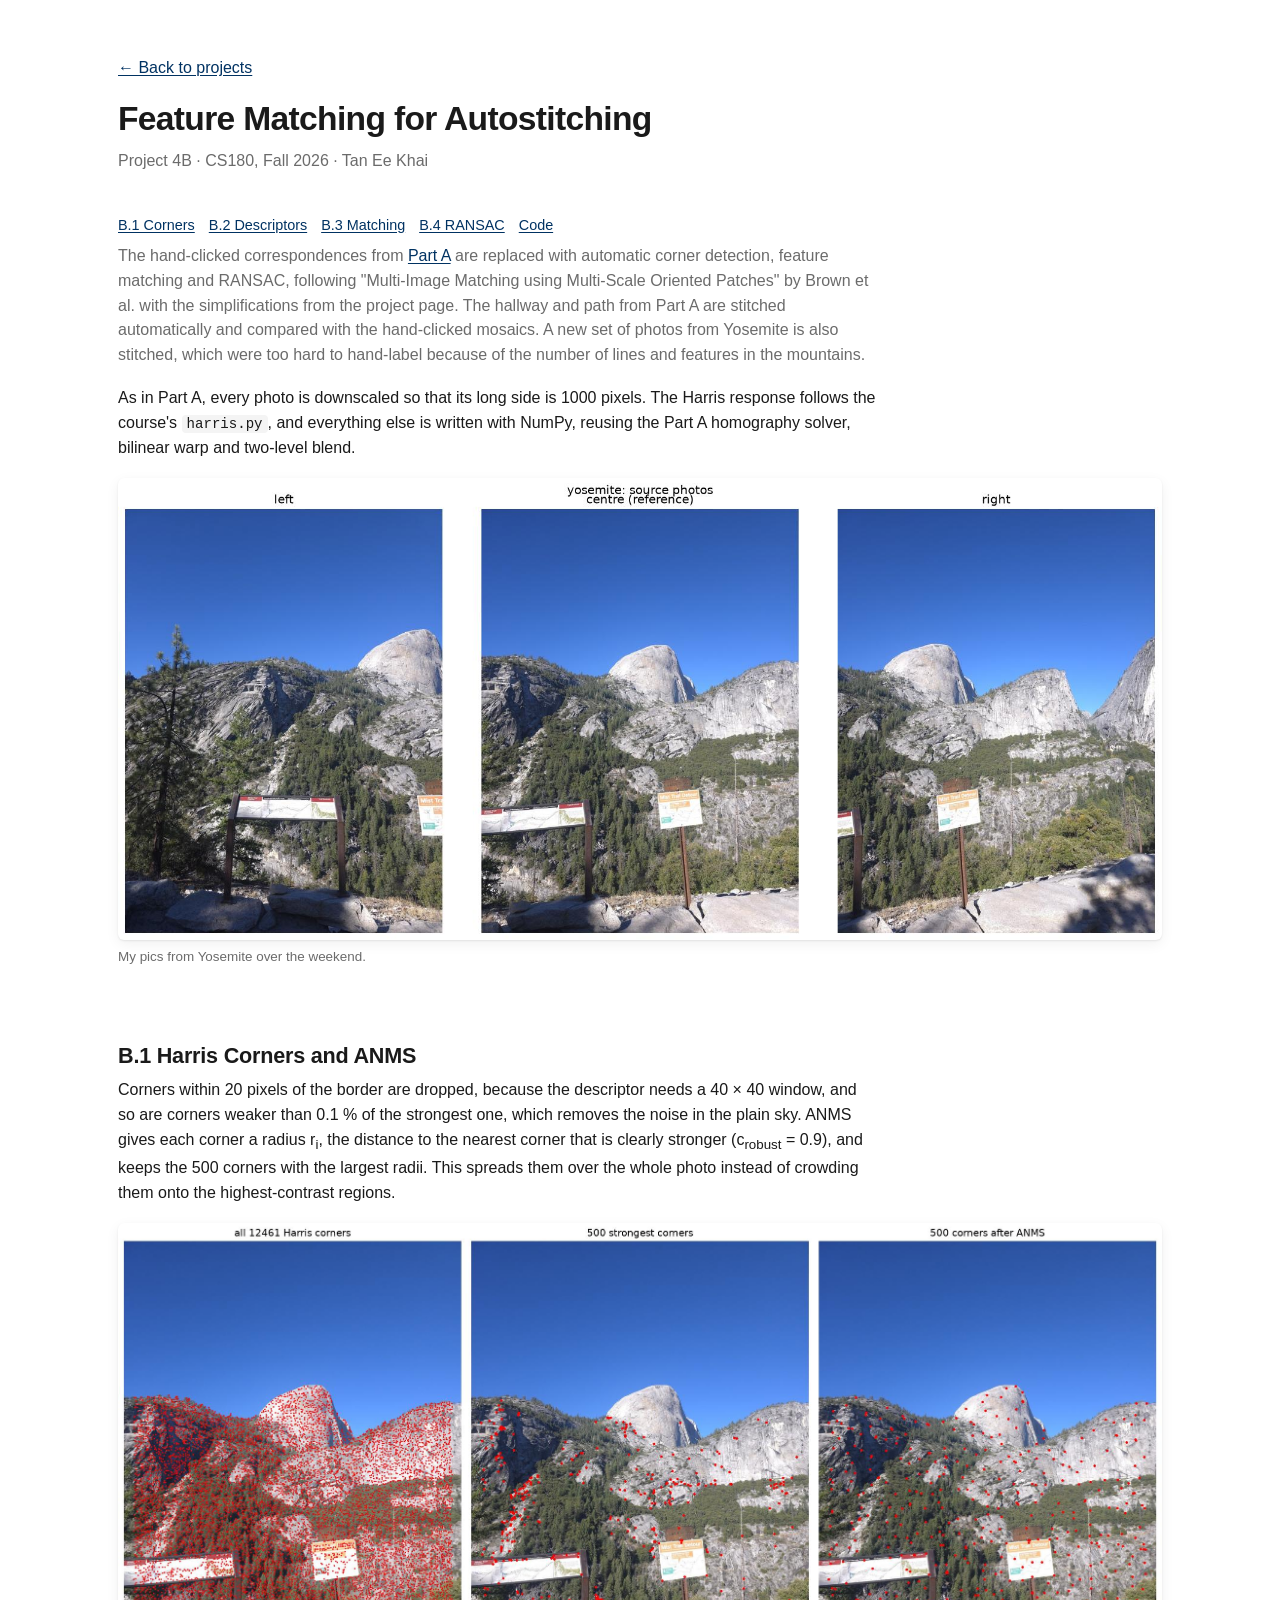
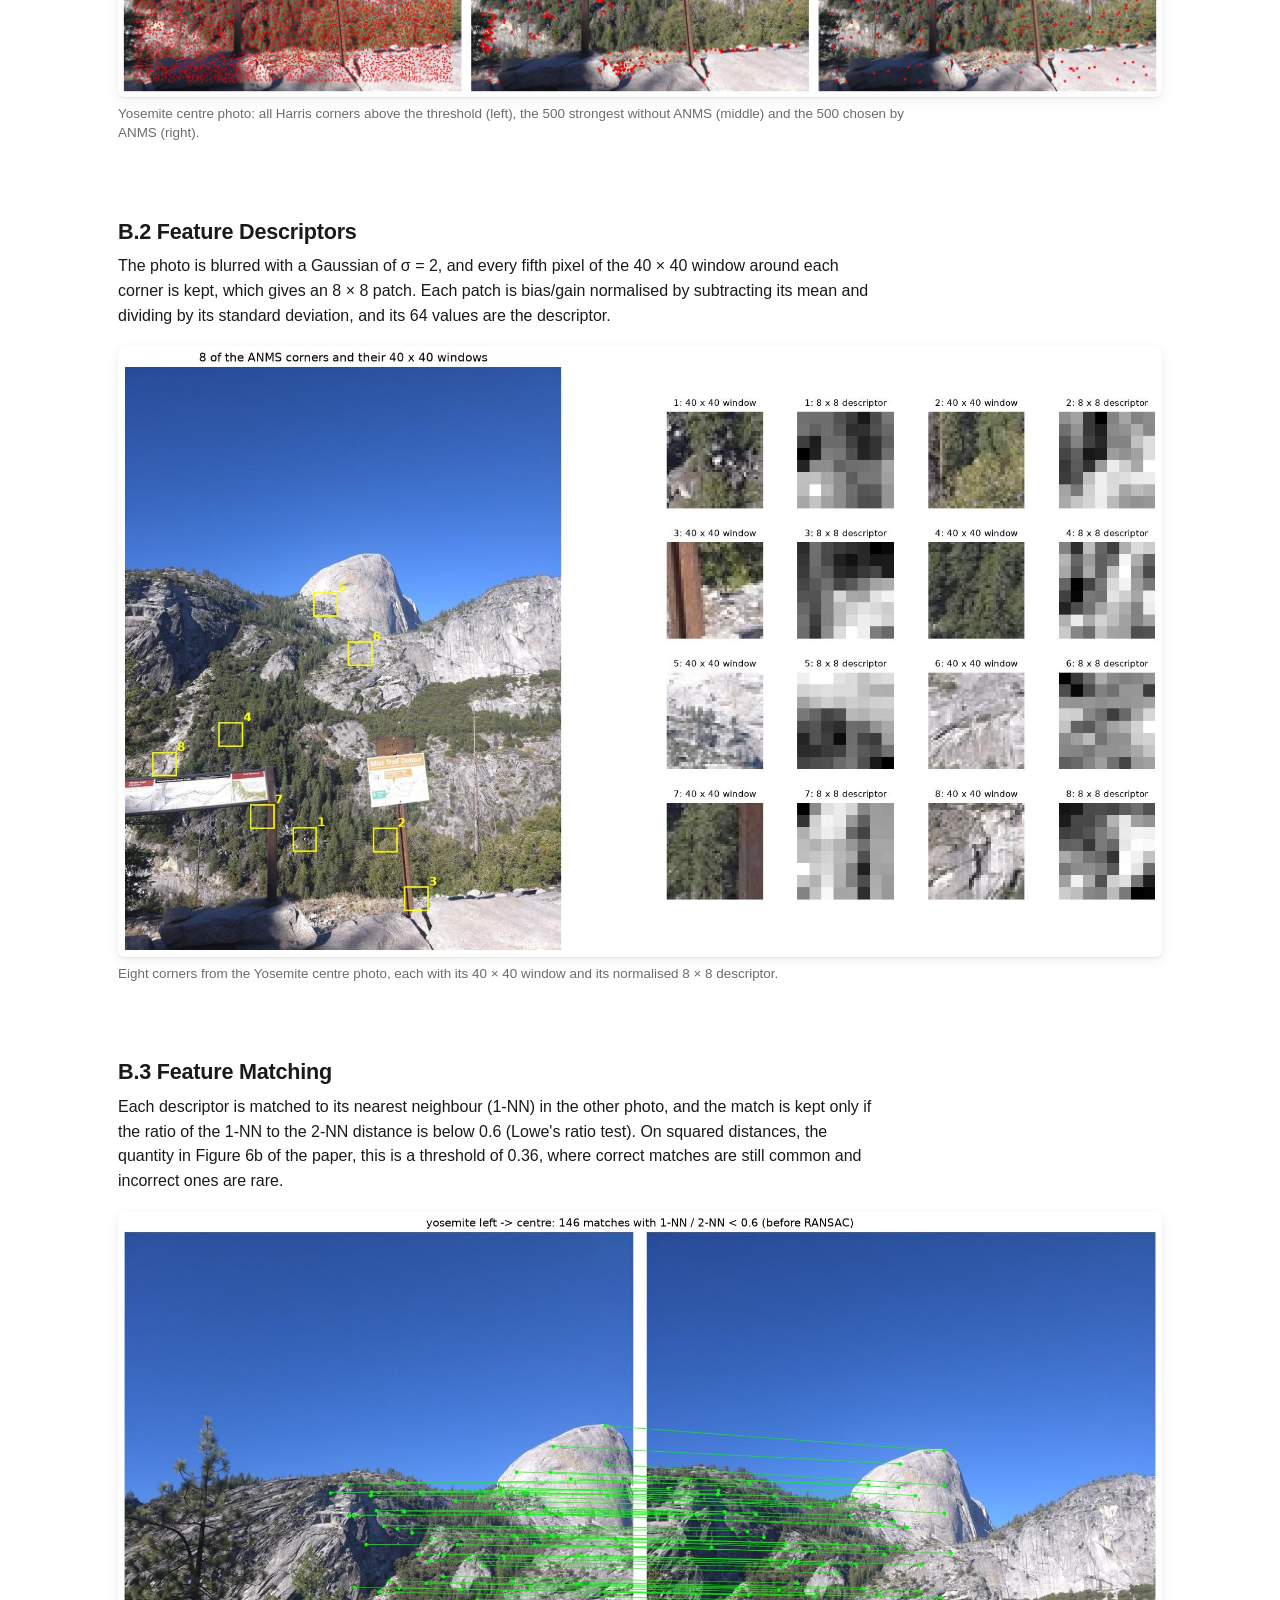
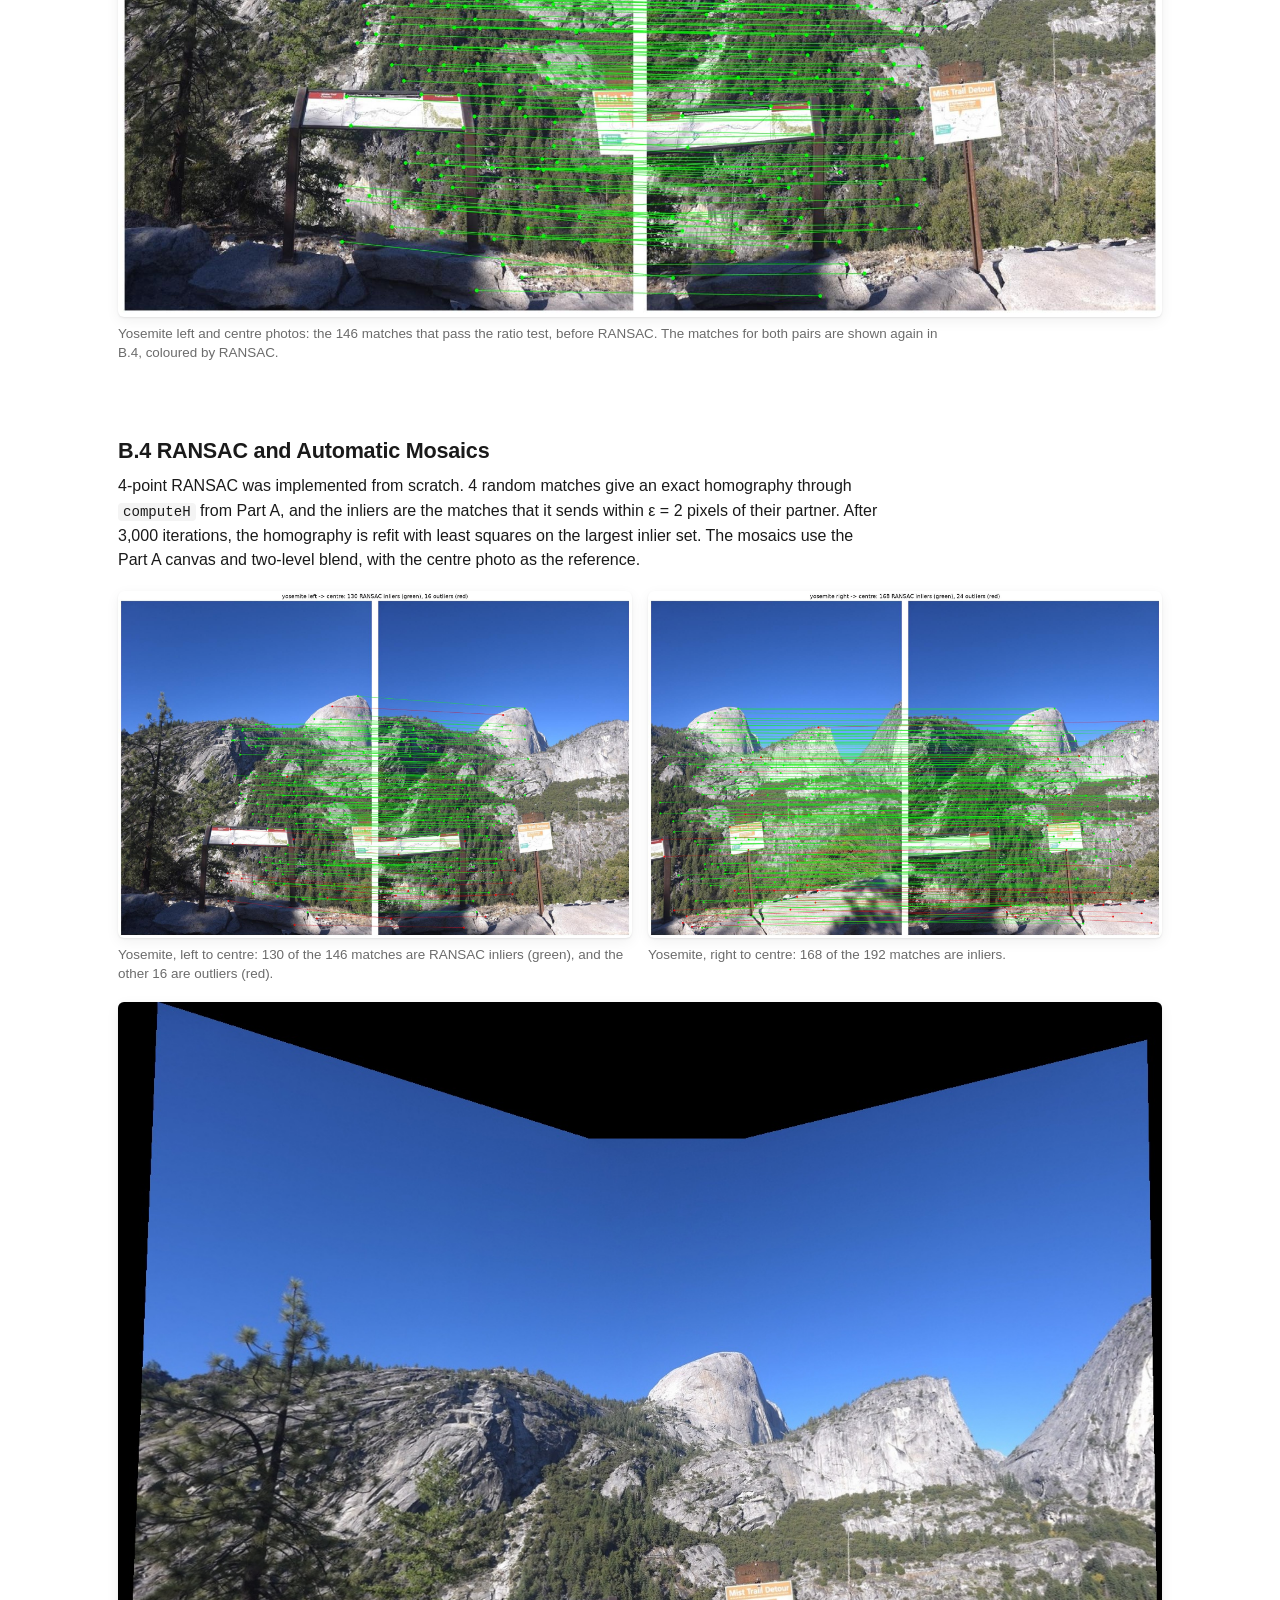
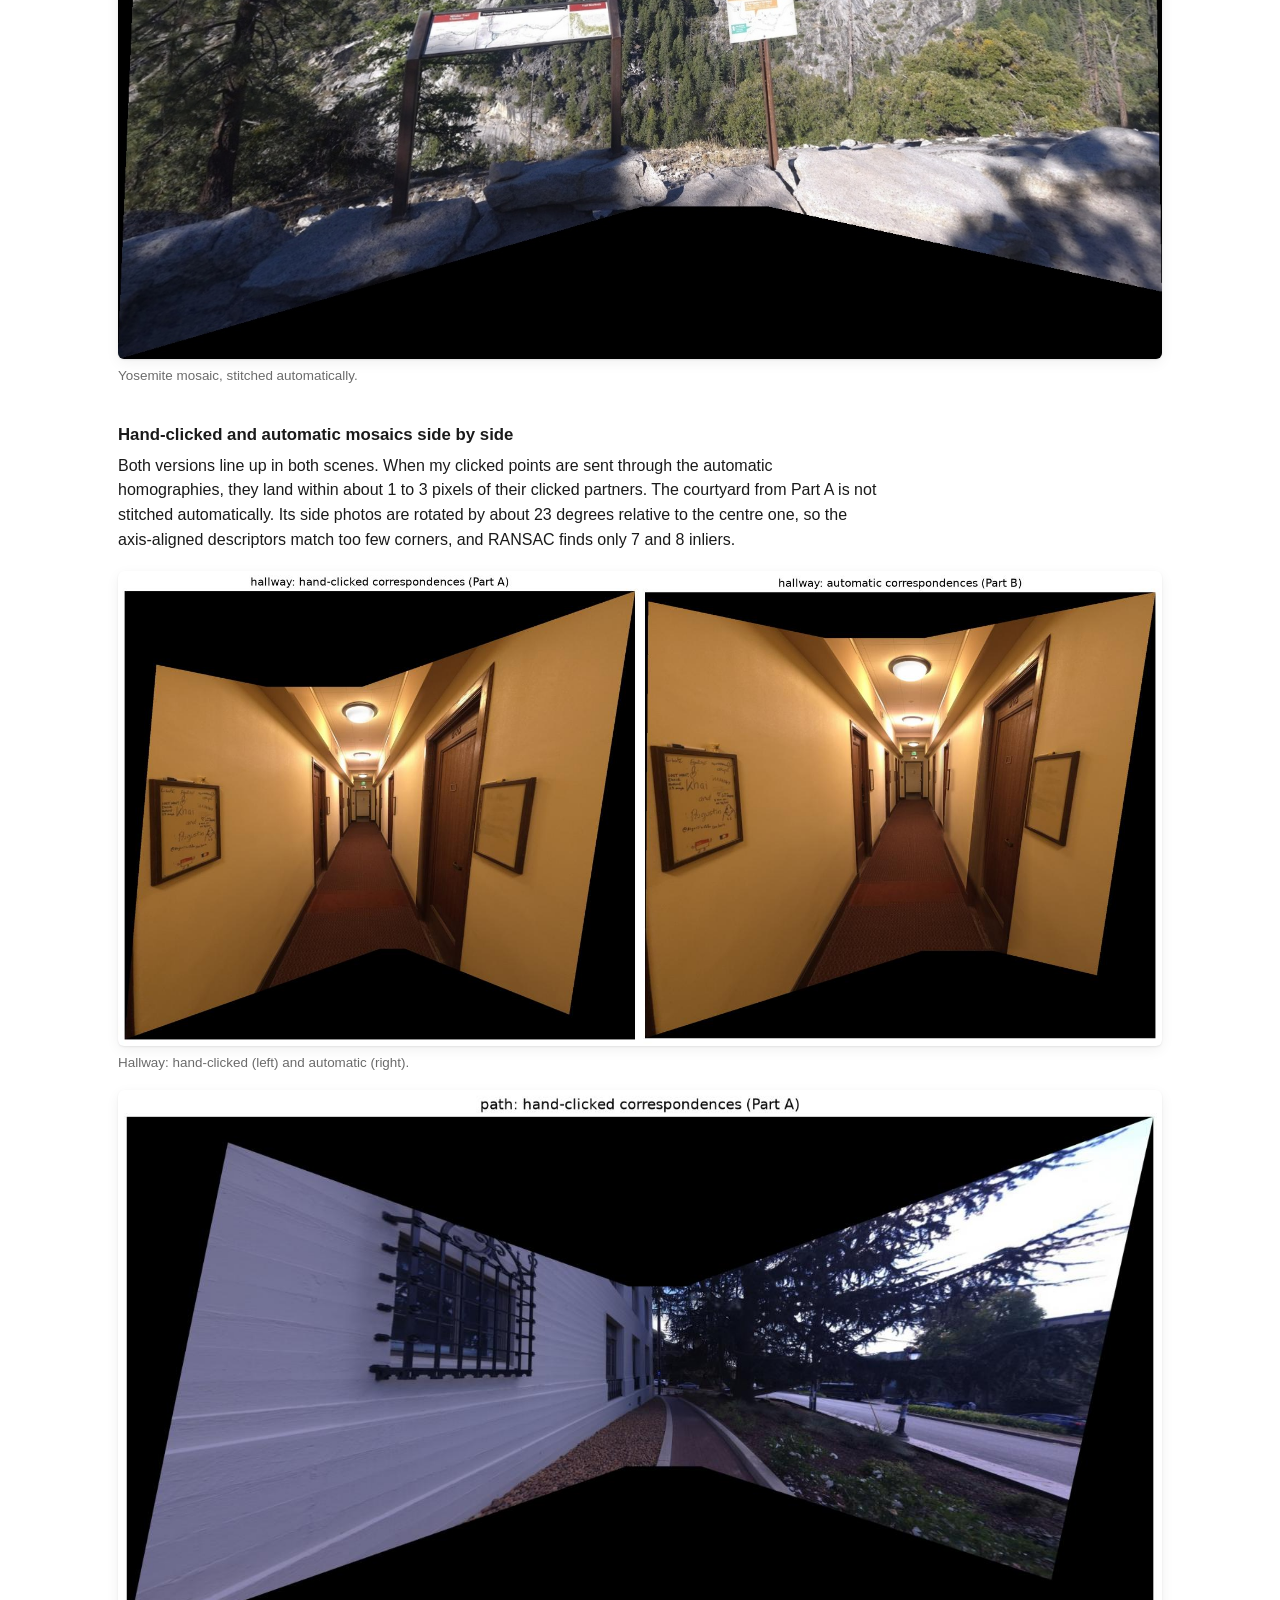
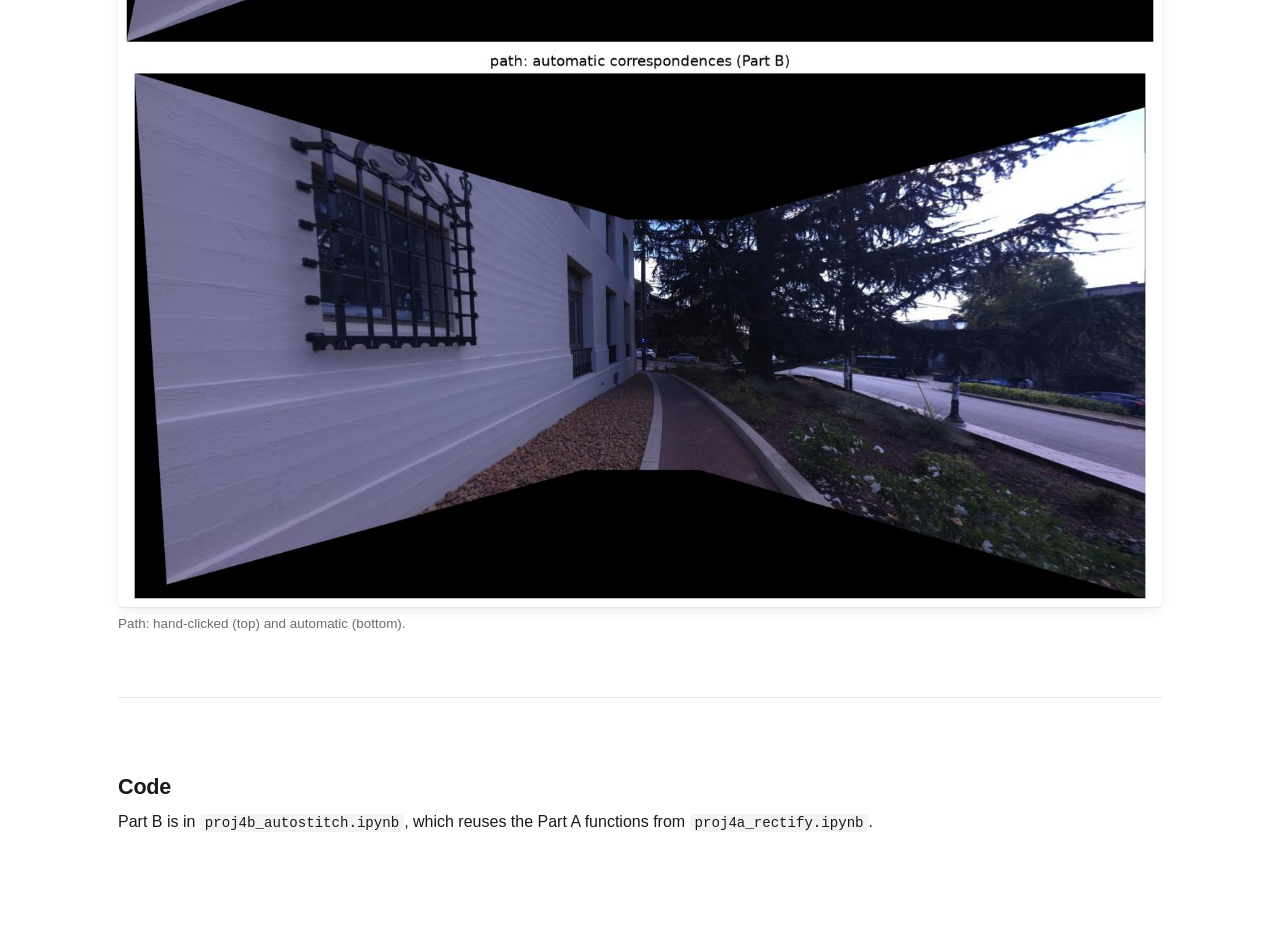
<file: proj4b/index.html>
<!DOCTYPE html>
<html lang="en">
<head>
<meta charset="utf-8">
<meta name="viewport" content="width=device-width, initial-scale=1">
<title>Project 4B — Feature Matching for Autostitching</title>
<style>
:root {
  --bg: #ffffff; --text: #1a1a1a; --muted: #6b6b6b; --border: #e6e6e6; --accent: #003262; --code: #f4f4f4; --card: #fafafa;
}
@media (prefers-color-scheme: dark) {
  :root { --bg: #131416; --text: #e8e6e3; --muted: #9a9894; --border: #2a2d31; --accent: #7fb3e8; --code: #1e2124; --card: #191b1e; }
}
* { box-sizing: border-box; }
body { margin: 0; background: var(--bg); color: var(--text);
  font-family: -apple-system, BlinkMacSystemFont, "Segoe UI", Roboto, Helvetica, Arial, sans-serif;
  font-size: 16px; line-height: 1.55; }
.wrap { max-width: 1100px; margin: 0 auto; padding: 56px 28px 96px; }
h1 { font-size: 2.1rem; font-weight: 600; margin: 0 0 4px; letter-spacing: -0.02em; }
h2 { font-size: 1.35rem; font-weight: 600; margin: 72px 0 6px; letter-spacing: -0.01em; }
h3 { font-size: 1.05rem; font-weight: 600; margin: 36px 0 6px; }
.sub { color: var(--muted); margin: 0 0 40px; }
.lead { color: var(--muted); margin: 0 0 18px; max-width: 760px; }
a { color: var(--accent); text-underline-offset: 2px; }
p { margin: 0 0 12px; max-width: 760px; }
ul, ol { max-width: 760px; padding-left: 22px; margin: 0 0 12px; }
li { margin-bottom: 4px; }
code { background: var(--code); padding: 1px 5px; border-radius: 4px; font-size: 0.88em; }
pre { background: var(--code); padding: 12px 14px; border-radius: 6px; overflow-x: auto; font-size: 0.82em; line-height: 1.45; max-width: 900px; }
figure { margin: 18px 0 8px; }
figure img { width: 100%; height: auto; display: block; border-radius: 6px; background: var(--card);
  box-shadow: 0 1px 2px rgba(0,0,0,.08), 0 4px 14px rgba(0,0,0,.06); }
figure.narrow img { max-width: 560px; }
figure.mid img { max-width: 820px; }
figcaption { margin-top: 8px; font-size: 0.84rem; line-height: 1.4; color: var(--muted); max-width: 820px; }
.pair { display: grid; grid-template-columns: 1fr 1fr; gap: 16px; margin: 18px 0 8px; align-items: start; }
.pair figure { margin: 0; }
@media (max-width: 700px) { .pair { grid-template-columns: 1fr; } }
.tablewrap { overflow-x: auto; }
table.nums { border-collapse: collapse; font-size: 0.92rem; margin: 8px 0 16px; }
table.nums th, table.nums td { padding: 4px 18px 4px 0; text-align: left; white-space: nowrap; }
table.nums th { border-bottom: 1px solid var(--border); font-weight: 600; }
table.nums td.r, table.nums th.r { text-align: right; }
.eq { font-family: "Cambria Math", "Latin Modern Math", Georgia, serif; font-size: 1.05rem; margin: 10px 0 14px 18px; }
hr { border: 0; border-top: 1px solid var(--border); margin: 64px 0 0; }
nav.toc { font-size: 0.9rem; color: var(--muted); margin: 0 0 8px; }
nav.toc a { margin-right: 14px; }
nav.toc span { margin-right: 10px; font-weight: 600; }
</style>
</head>
<body>
<div class="wrap">
  <p><a href="../">← Back to projects</a></p>
  <h1>Feature Matching for Autostitching</h1>
  <p class="sub">Project 4B · CS180, Fall 2026 · Tan Ee Khai</p>
  <nav class="toc">
    <a href="#b1">B.1 Corners</a><a href="#b2">B.2 Descriptors</a><a href="#b3">B.3 Matching</a><a href="#b4">B.4 RANSAC</a><a href="#code">Code</a>
  </nav>

  <p class="lead">The hand-clicked correspondences from <a href="../proj4/">Part A</a> are replaced with automatic corner detection, feature matching and RANSAC, following "Multi-Image Matching using Multi-Scale Oriented Patches" by Brown et al. with the simplifications from the project page. The hallway and path from Part A are stitched automatically and compared with the hand-clicked mosaics. A new set of photos from Yosemite is also stitched, which were too hard to hand-label because of the number of lines and features in the mountains.</p>

  <p>As in Part A, every photo is downscaled so that its long side is 1000 pixels. The Harris response follows the course's <code>harris.py</code>, and everything else is written with NumPy, reusing the Part A homography solver, bilinear warp and two-level blend.</p>
  <figure><img src="images/yosemite_sources.jpg" alt="Yosemite source photos"><figcaption>My pics from Yosemite over the weekend.</figcaption></figure>

  <h2 id="b1">B.1 Harris Corners and ANMS</h2>
  <p>Corners within 20 pixels of the border are dropped, because the descriptor needs a 40 × 40 window, and so are corners weaker than 0.1 % of the strongest one, which removes the noise in the plain sky. ANMS gives each corner a radius r<sub>i</sub>, the distance to the nearest corner that is clearly stronger (c<sub>robust</sub> = 0.9), and keeps the 500 corners with the largest radii. This spreads them over the whole photo instead of crowding them onto the highest-contrast regions.</p>
  <figure><img src="images/yosemite_corners.jpg" alt="Yosemite Harris corners and ANMS"><figcaption>Yosemite centre photo: all Harris corners above the threshold (left), the 500 strongest without ANMS (middle) and the 500 chosen by ANMS (right).</figcaption></figure>

  <h2 id="b2">B.2 Feature Descriptors</h2>
  <p>The photo is blurred with a Gaussian of σ = 2, and every fifth pixel of the 40 × 40 window around each corner is kept, which gives an 8 × 8 patch. Each patch is bias/gain normalised by subtracting its mean and dividing by its standard deviation, and its 64 values are the descriptor.</p>
  <figure><img src="images/yosemite_descriptors.jpg" alt="Extracted descriptors"><figcaption>Eight corners from the Yosemite centre photo, each with its 40 × 40 window and its normalised 8 × 8 descriptor.</figcaption></figure>

  <h2 id="b3">B.3 Feature Matching</h2>
  <p>Each descriptor is matched to its nearest neighbour (1-NN) in the other photo, and the match is kept only if the ratio of the 1-NN to the 2-NN distance is below 0.6 (Lowe's ratio test). On squared distances, the quantity in Figure 6b of the paper, this is a threshold of 0.36, where correct matches are still common and incorrect ones are rare.</p>
  <figure><img src="images/yosemite_matches_left.jpg" alt="Yosemite matches"><figcaption>Yosemite left and centre photos: the 146 matches that pass the ratio test, before RANSAC. The matches for both pairs are shown again in B.4, coloured by RANSAC.</figcaption></figure>

  <h2 id="b4">B.4 RANSAC and Automatic Mosaics</h2>
  <p>4-point RANSAC was implemented from scratch. 4 random matches give an exact homography through <code>computeH</code> from Part A, and the inliers are the matches that it sends within ε = 2 pixels of their partner. After 3,000 iterations, the homography is refit with least squares on the largest inlier set. The mosaics use the Part A canvas and two-level blend, with the centre photo as the reference.</p>
  <div class="pair">
    <figure><img src="images/yosemite_ransac_left.jpg" alt="Yosemite RANSAC left"><figcaption>Yosemite, left to centre: 130 of the 146 matches are RANSAC inliers (green), and the other 16 are outliers (red).</figcaption></figure>
    <figure><img src="images/yosemite_ransac_right.jpg" alt="Yosemite RANSAC right"><figcaption>Yosemite, right to centre: 168 of the 192 matches are inliers.</figcaption></figure>
  </div>
  <figure><img src="images/yosemite_mosaic_auto.jpg" alt="Yosemite automatic mosaic"><figcaption>Yosemite mosaic, stitched automatically.</figcaption></figure>

  <h3>Hand-clicked and automatic mosaics side by side</h3>
  <p>Both versions line up in both scenes. When my clicked points are sent through the automatic homographies, they land within about 1 to 3 pixels of their clicked partners. The courtyard from Part A is not stitched automatically. Its side photos are rotated by about 23 degrees relative to the centre one, so the axis-aligned descriptors match too few corners, and RANSAC finds only 7 and 8 inliers.</p>
  <figure><img src="images/hallway_manual_vs_auto.jpg" alt="Hallway manual vs automatic"><figcaption>Hallway: hand-clicked (left) and automatic (right).</figcaption></figure>
  <figure><img src="images/path_manual_vs_auto.jpg" alt="Path manual vs automatic"><figcaption>Path: hand-clicked (top) and automatic (bottom).</figcaption></figure>

  <!-- ===================================================== Code -->
  <hr>
  <h2 id="code">Code</h2>
  <p>Part B is in <code>proj4b_autostitch.ipynb</code>, which reuses the Part A functions from <code>proj4a_rectify.ipynb</code>.</p>
</div>
</body>
</html>
</file>
